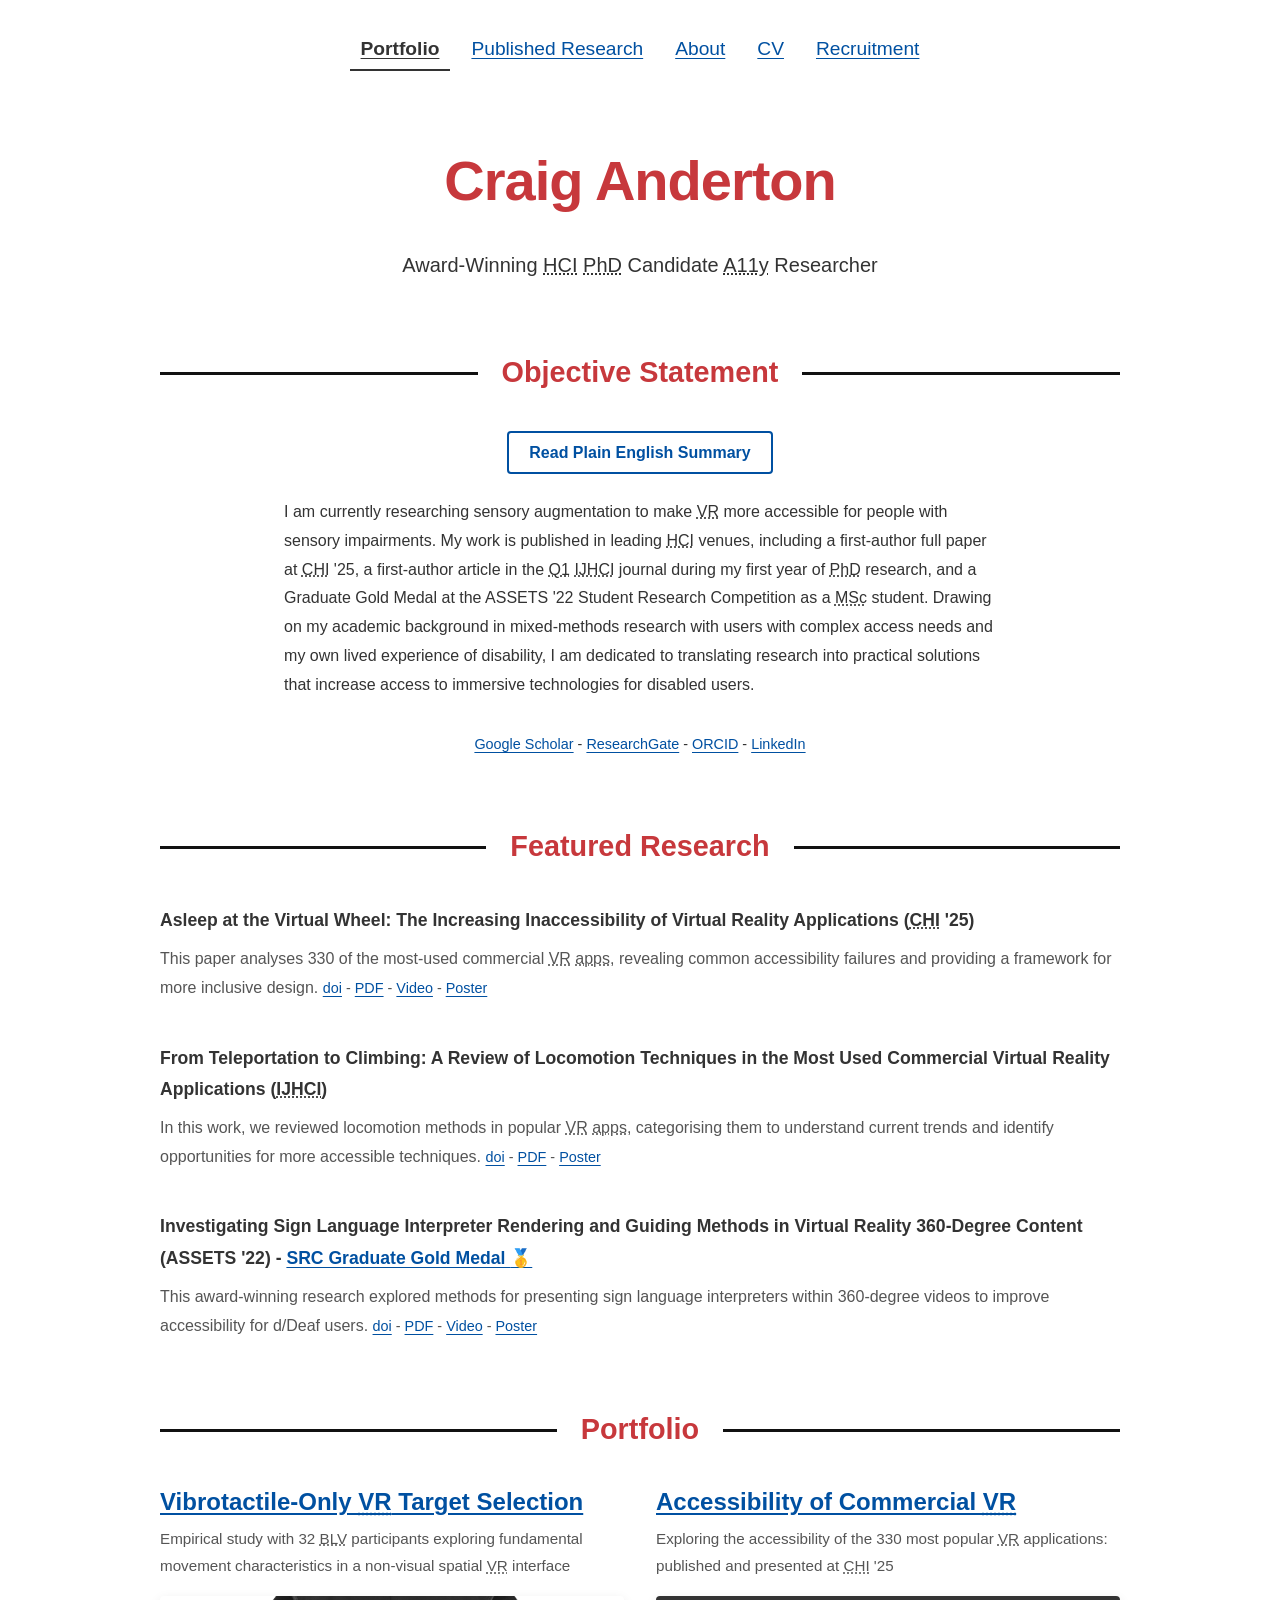
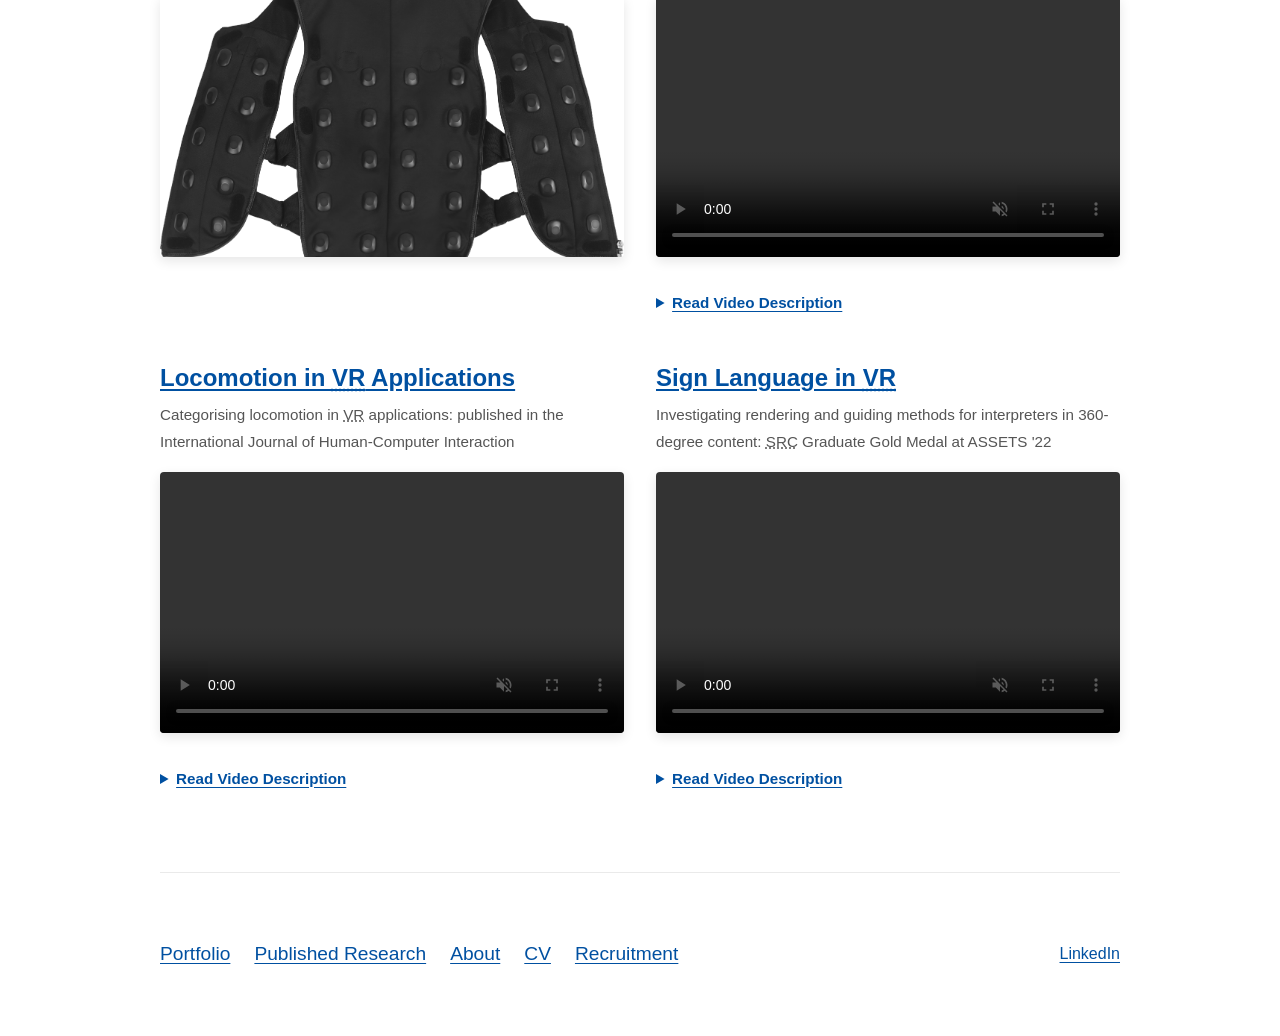
<file: index.html>
<!DOCTYPE html>
<html lang="en">
<head>
    <meta charset="UTF-8">
    <meta name="viewport" content="width=device-width, initial-scale=1.0">
    <title>Craig Anderton - Human-Computer Interaction Accessibility Researcher Portfolio</title>
    <link rel="stylesheet" href="style.css">
    <link rel="icon" type="image/png" href="images/favicon.png">
</head>
<body>

    <a href="#main-content" class="skip-link">Skip to main content</a>

    <div class="container">
        <header>
            <nav aria-label="Main Navigation">
                <ul>
                    <li><a href="index.html" class="active" aria-current="page">Portfolio</a></li>
                    <li><a href="published-research.html">Published Research</a></li>
                    <li><a href="about.html">About</a></li>
                    <li><a href="https://drive.google.com/file/d/1RpUV4su2DPiBxyuv3WWRQjVJ-2SgkJfq/view?usp=drive_link" target="_blank" rel="noopener">CV<span class="sr-only"> (opens in a new tab)</span></a></li>
                    <li><a href="https://craigandertonbcu.github.io/recruitment/" target="_blank" rel="noopener">Recruitment<span class="sr-only"> (opens in a new tab)</span></a></li>
                </ul>
            </nav>
        </header>

        <main id="main-content">
            <section class="hero" aria-labelledby="hero-name">
                <h1 id="hero-name">Craig Anderton</h1>
                <p>Award-Winning <abbr title="Human-Computer Interaction">HCI</abbr> <abbr title="Doctor of Philosophy">PhD</abbr> Candidate <abbr title="Accessibility">A11y</abbr> Researcher</p>
            </section>

            <section aria-labelledby="objective-heading">
                <h2 id="objective-heading" class="section-divider">Objective Statement</h2>
                
                <button id="summary-toggle" aria-expanded="false" aria-controls="objective-summary" class="toggle-btn">Read Plain English Summary</button>
                <div id="objective-summary" hidden class="plain-english-box">
                    <p>I study how to make virtual reality (VR) easier to use for people who have vision or hearing disabilities. I've published my research in top journals and won awards for my work. Because I have experience studying disabled users and have a disability myself, my goal is to turn research into real-world tools that help everyone use VR.</p>
                </div>

                <p class="objective-text">
                    I am currently researching sensory augmentation to make <abbr title="Virtual Reality">VR</abbr> more accessible for people with sensory impairments. My work is published in leading <abbr title="Human-Computer Interaction">HCI</abbr> venues, including a first-author full paper at <abbr title="Conference on Human Factors in Computing Systems">CHI</abbr> '25, a first-author article in the <abbr title="First Quartile">Q1</abbr> <abbr title="International Journal of Human-Computer Interaction">IJHCI</abbr> journal during my first year of <abbr title="Doctor of Philosophy">PhD</abbr> research, and a Graduate Gold Medal at the ASSETS '22 Student Research Competition as a <abbr title="Masters">MSc</abbr> student. Drawing on my academic background in mixed-methods research with users with complex access needs and my own lived experience of disability, I am dedicated to translating research into practical solutions that increase access to immersive technologies for disabled users.
                </p>
                <div class="social-links">
                    <a href="https://scholar.google.com/citations?user=7THJWNgAAAAJ&hl=en&oi=ao" target="_blank" rel="noopener">Google Scholar<span class="sr-only"> (opens in a new tab)</span></a> - 
                    <a href="https://www.researchgate.net/profile/Craig-Anderton-2" target="_blank" rel="noopener">ResearchGate<span class="sr-only"> (opens in a new tab)</span></a> - 
                    <a href="https://orcid.org/0000-0002-7172-217X" target="_blank" rel="noopener">ORCID<span class="sr-only"> (opens in a new tab)</span></a> - 
                    <a href="https://www.linkedin.com/in/craig-anderton-research" target="_blank" rel="noopener">LinkedIn<span class="sr-only"> (opens in a new tab)</span></a>
                </div>
            </section>

            <section aria-labelledby="research-heading">
                <h2 id="research-heading" class="section-divider">Featured Research</h2>
                
                <article class="research-item">
                    <h3>Asleep at the Virtual Wheel: The Increasing Inaccessibility of Virtual Reality Applications (<abbr title="Conference on Human Factors in Computing Systems">CHI</abbr> '25)</h3>
                    <p>This paper analyses 330 of the most-used commercial <abbr title="Virtual Reality">VR</abbr> <abbr title="applications">apps</abbr>, revealing common accessibility failures and providing a framework for more inclusive design. 
                        <span class="research-links">
                            <a href="https://doi.org/10.1145/3706598.3713558" target="_blank" rel="noopener">doi<span class="sr-only"> for Asleep at the Virtual Wheel (opens in a new tab)</span></a> - 
                            <a href="https://drive.google.com/file/d/1CX2w9oVtlEXjakC9zdrdZKO_udCgrCy5/view?usp=drive_link" target="_blank" rel="noopener">PDF<span class="sr-only"> for Asleep at the Virtual Wheel (opens in a new tab)</span></a> - 
                            <a href="https://youtu.be/1mFKgriGEUU?si=3WGjQaFqyZHbwz4v" target="_blank" rel="noopener">Video<span class="sr-only"> for Asleep at the Virtual Wheel (opens in a new tab)</span></a> - 
                            <a href="https://drive.google.com/file/d/1y5reAC3BnK_5XLPo0qEQAGaveN5wPRyA/view?usp=drive_link" target="_blank" rel="noopener">Poster<span class="sr-only"> for Asleep at the Virtual Wheel (opens in a new tab)</span></a>
                        </span>
                    </p>
                </article>

                <article class="research-item">
                    <h3>From Teleportation to Climbing: A Review of Locomotion Techniques in the Most Used Commercial Virtual Reality Applications (<abbr title="International Journal of Human-Computer Interaction">IJHCI</abbr>)</h3>
                    <p>In this work, we reviewed locomotion methods in popular <abbr title="Virtual Reality">VR</abbr> <abbr title="applications">apps</abbr>, categorising them to understand current trends and identify opportunities for more accessible techniques. 
                        <span class="research-links">
                            <a href="https://doi.org/10.1080/10447318.2024.2372151" target="_blank" rel="noopener">doi<span class="sr-only"> for From Teleportation to Climbing (opens in a new tab)</span></a> - 
                            <a href="https://drive.google.com/file/d/1bMsq2Z5KE8IvsUoX0GYChOZao2-Ojuhe/view?usp=drive_link" target="_blank" rel="noopener">PDF<span class="sr-only"> for From Teleportation to Climbing (opens in a new tab)</span></a> - 
                            <a href="https://drive.google.com/file/d/1B6udeB2zomZtngoyqCaJkwHvtcSy8oV3/view?usp=drive_link" target="_blank" rel="noopener">Poster<span class="sr-only"> for From Teleportation to Climbing (opens in a new tab)</span></a>
                        </span>
                    </p>
                </article>

                <article class="research-item">
                    <h3>Investigating Sign Language Interpreter Rendering and Guiding Methods in Virtual Reality 360-Degree Content (ASSETS '22) - <a href="https://assets22.sigaccess.org/award-winners.html" target="_blank" rel="noopener">SRC Graduate Gold Medal <span role="img" aria-label="First place gold medal">🥇</span><span class="sr-only"> (opens in a new tab)</span></a></h3>
                    <p>This award-winning research explored methods for presenting sign language interpreters within 360-degree videos to improve accessibility for d/Deaf users. 
                        <span class="research-links">
                            <a href="https://doi.org/10.1145/3517428.3563373" target="_blank" rel="noopener">doi<span class="sr-only"> for Sign Language Interpreter Rendering (opens in a new tab)</span></a> - 
                            <a href="https://drive.google.com/file/d/1tMIE1WgCAmPEcH4moITNJA-59GGNFyZ5/view?usp=drive_link" target="_blank" rel="noopener">PDF<span class="sr-only"> for Sign Language Interpreter Rendering (opens in a new tab)</span></a> - 
                            <a href="https://youtu.be/ARbyAw6CCoQ?si=wr2cT68n5OFF4OKq" target="_blank" rel="noopener">Video<span class="sr-only"> for Sign Language Interpreter Rendering (opens in a new tab)</span></a> - 
                            <a href="https://drive.google.com/file/d/1Nvvg45dmCLZKDivOpdxf7D5u_3iNL2_y/view?usp=drive_link" target="_blank" rel="noopener">Poster<span class="sr-only"> for Sign Language Interpreter Rendering (opens in a new tab)</span></a>
                        </span>
                    </p>
                </article>
            </section>

            <section aria-labelledby="portfolio-heading">
                <h2 id="portfolio-heading" class="section-divider">Portfolio</h2>
                
                <div class="portfolio-grid">
                    
                    <div class="portfolio-card">
                        <div class="portfolio-meta">
                            <h3><a href="haptic-target-selection.html">Vibrotactile-Only <abbr title="Virtual Reality">VR</abbr> Target Selection</a></h3>
                            <p>Empirical study with 32 <abbr title="Blind and Low Vision">BLV</abbr> participants exploring fundamental movement characteristics in a non-visual spatial <abbr title="Virtual Reality">VR</abbr> interface</p>
                        </div>
                        <img src="images/x40_motor_placement.webp" alt="A bHaptics TactSuit x40 vest displaying multiple vibration motors">
                    </div>

                    <div class="portfolio-card">
                        <div class="portfolio-meta">
                            <h3><a href="commercial-vr.html">Accessibility of Commercial <abbr title="Virtual Reality">VR</abbr></a></h3>
                            <p>Exploring the accessibility of the 330 most popular <abbr title="Virtual Reality">VR</abbr> applications: published and presented at <abbr title="Conference on Human Factors in Computing Systems">CHI</abbr> '25</p>
                        </div>
                        <video loop muted playsinline controls aria-label="VR Application gameplay footage demonstrating accessibility test">
                            <source src="images/accessibilitygif.mp4" type="video/mp4">
                        </video>
                        <details class="video-transcript">
                            <summary>Read Video Description</summary>
                            <p>First-person perspective in a commercial virtual reality game, demonstrating visual evaluations of in-game accessibility features during movement.</p>
                        </details>
                    </div>

                    <div class="portfolio-card">
                        <div class="portfolio-meta">
                            <h3><a href="vr-locomotion.html">Locomotion in <abbr title="Virtual Reality">VR</abbr> Applications</a></h3>
                            <p>Categorising locomotion in <abbr title="Virtual Reality">VR</abbr> applications: published in the International Journal of Human-Computer Interaction</p>
                        </div>
                        <video loop muted playsinline controls aria-label="Footage categorising swimming locomotion method in virtual reality">
                            <source src="images/locomotion.mp4" type="video/mp4">
                        </video>
                        <details class="video-transcript">
                            <summary>Read Video Description</summary>
                            <p>A video of swimming in virtual reality, highlighting how the user must swing their arms in a breast stroke manner to swim in the virtual water.</p>
                        </details>
                    </div>

                    <div class="portfolio-card">
                        <div class="portfolio-meta">
                            <h3><a href="sign-language-vr.html">Sign Language in <abbr title="Virtual Reality">VR</abbr></a></h3>
                            <p>Investigating rendering and guiding methods for interpreters in 360-degree content: <abbr title="Student Research Competition">SRC</abbr> Graduate Gold Medal at ASSETS '22</p>
                        </div>
                        <video loop muted playsinline controls aria-label="Sign language interpreter displayed in a 360-degree virtual environment">
                            <source src="images/signlanguage.mp4" type="video/mp4">
                        </video>
                        <details class="video-transcript">
                            <summary>Read Video Description</summary>
                            <p>A virtual classroom setting containing a flat-panel video of a woman performing sign language, positioned in the lower centre of the screen.</p>
                        </details>
                    </div>

                </div>
            </section>
        </main>

        <footer>
            <nav aria-label="Footer Navigation">
                <ul>
                    <li><a href="index.html">Portfolio</a></li>
                    <li><a href="published-research.html">Published Research</a></li>
                    <li><a href="about.html">About</a></li>
                    <li><a href="https://drive.google.com/file/d/1RpUV4su2DPiBxyuv3WWRQjVJ-2SgkJfq/view?usp=drive_link" target="_blank" rel="noopener">CV<span class="sr-only"> (opens in a new tab)</span></a></li>
                    <li><a href="https://craigandertonbcu.github.io/recruitment/" target="_blank" rel="noopener">Recruitment<span class="sr-only"> (opens in a new tab)</span></a></li>
                </ul>
            </nav>
            <p><a href="https://www.linkedin.com/in/craig-anderton-research" target="_blank" rel="noopener">LinkedIn<span class="sr-only"> (opens in a new tab)</span></a></p>
        </footer>
    </div>

    <script>
        document.addEventListener('DOMContentLoaded', () => {
            // Respect reduced motion preference for videos
            const videos = document.querySelectorAll('.portfolio-card video');
            const prefersReducedMotion = window.matchMedia('(prefers-reduced-motion: reduce)');

            const handleVideoPlayback = () => {
                videos.forEach(video => {
                    if (!prefersReducedMotion.matches) {
                        // Play if the user has no preference against motion
                        video.play().catch(e => console.log("Autoplay prevented by browser:", e));
                    } else {
                        // Pause if the user prefers reduced motion
                        video.pause();
                    }
                });
            };

            handleVideoPlayback();
            prefersReducedMotion.addEventListener('change', handleVideoPlayback);

            // Plain English Summary Toggle
            const toggleBtn = document.getElementById('summary-toggle');
            const summaryBox = document.getElementById('objective-summary');

            if(toggleBtn && summaryBox) {
                toggleBtn.addEventListener('click', () => {
                    const isExpanded = toggleBtn.getAttribute('aria-expanded') === 'true';
                    toggleBtn.setAttribute('aria-expanded', !isExpanded);
                    summaryBox.hidden = isExpanded;
                    toggleBtn.textContent = isExpanded ? 'Read Plain English Summary' : 'Hide Plain English Summary';
                });
            }
        });
    </script>
</body>
</html>
</file>
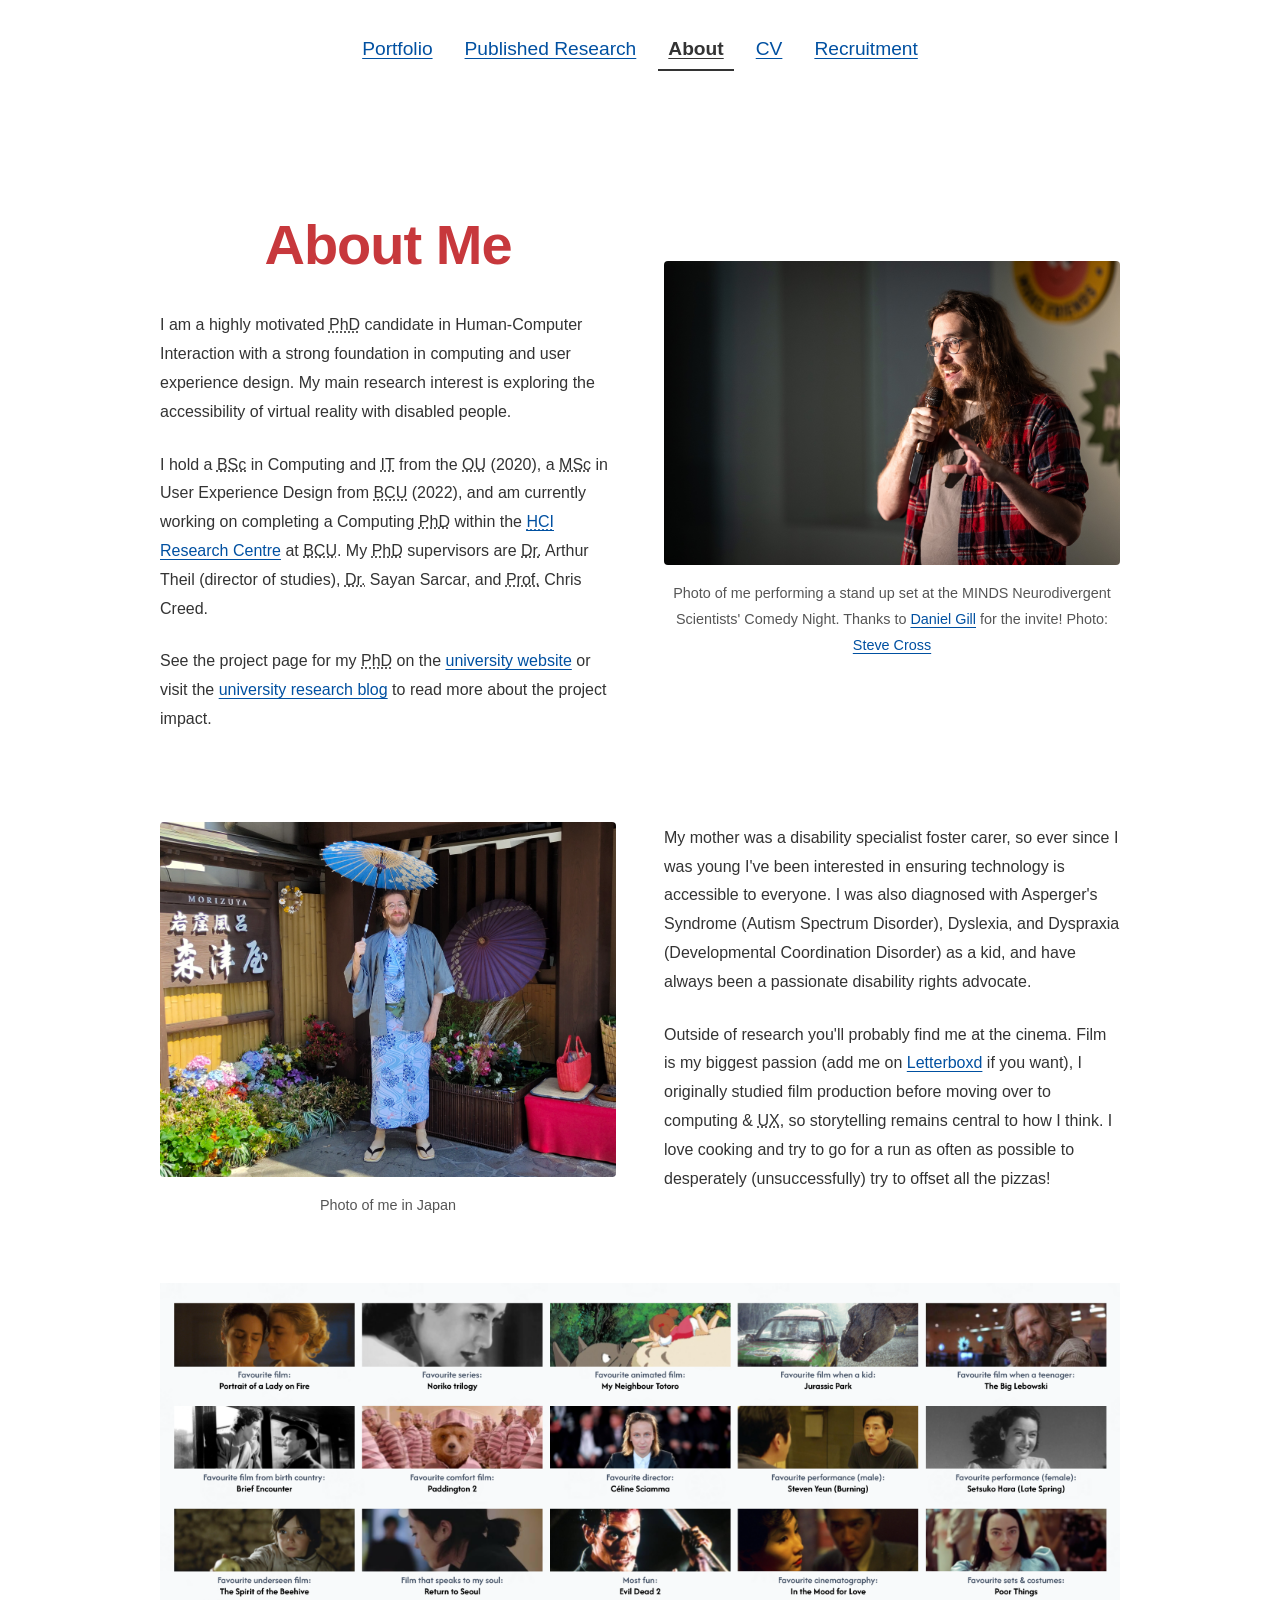
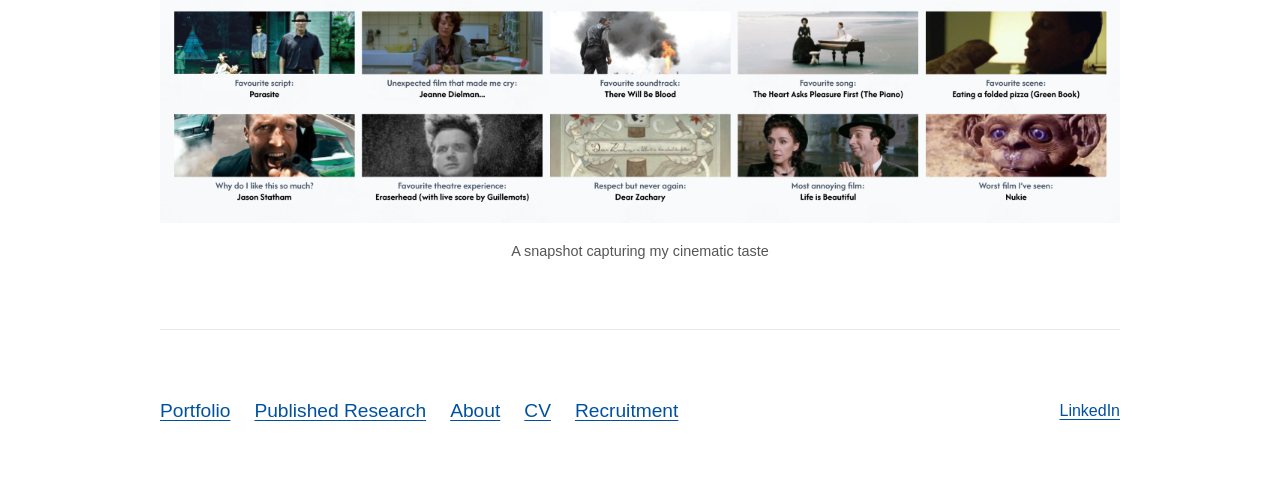
<file: about.html>
<!DOCTYPE html>
<html lang="en">
<head>
    <meta charset="UTF-8">
    <meta name="viewport" content="width=device-width, initial-scale=1.0">
    <title>Craig Anderton - About</title>
    <link rel="stylesheet" href="style.css">
    
    <link rel="icon" type="image/png" href="images/favicon.png">
</head>
<body>

    <a href="#main-content" class="skip-link">Skip to main content</a>

    <div class="container">
        <header>
            <nav aria-label="Main Navigation">
                <ul>
                    <li><a href="index.html">Portfolio</a></li>
                    <li><a href="published-research.html">Published Research</a></li>
                    <li><a href="about.html" class="active" aria-current="page">About</a></li>
                    <li><a href="https://drive.google.com/file/d/1RpUV4su2DPiBxyuv3WWRQjVJ-2SgkJfq/view?usp=drive_link" target="_blank" rel="noopener">CV<span class="sr-only"> (opens in a new tab)</span></a></li>
                    <li><a href="https://craigandertonbcu.github.io/recruitment/" target="_blank" rel="noopener">Recruitment<span class="sr-only"> (opens in a new tab)</span></a></li>
                </ul>
            </nav>
        </header>

        <main id="main-content">
            
            <section class="about-grid" aria-label="About Me">
                
                <div class="about-text">
                    <section class="hero" aria-labelledby="hero-name">
                        <h1 id="hero-name">About Me</h1>
                    </section>
                    <p>I am a highly motivated <abbr title="Doctor of Philosophy">PhD</abbr> candidate in Human-Computer Interaction with a strong foundation in computing and user experience design. My main research interest is exploring the accessibility of virtual reality with disabled people.</p>
                    <p>I hold a <abbr title="Bachelor of Science">BSc</abbr> in Computing and <abbr title="Information Technology">IT</abbr> from the <abbr title="Open University">OU</abbr> (2020), a <abbr title="Master of Science">MSc</abbr> in User Experience Design from <abbr title="Birmingham City University">BCU</abbr> (2022), and am currently working on completing a Computing <abbr title="Doctor of Philosophy">PhD</abbr> within the <a href="https://www.bcu.ac.uk/research/human-computer-interaction" target="_blank" rel="noopener"><abbr title="Human-Computer Interaction">HCI</abbr> Research Centre<span class="sr-only"> (opens in a new tab)</span></a> at <abbr title="Birmingham City University">BCU</abbr>. My <abbr title="Doctor of Philosophy">PhD</abbr> supervisors are <abbr title="Doctor">Dr.</abbr> Arthur Theil (director of studies), <abbr title="Doctor">Dr.</abbr> Sayan Sarcar, and <abbr title="Professor">Prof.</abbr> Chris Creed.</p>
                    <p>See the project page for my <abbr title="Doctor of Philosophy">PhD</abbr> on the <a href="https://www.bcu.ac.uk/research/human-computer-interaction/projects/exploring-how-haptic-feedback-can-make-guidance-and-navigation-in-virtual-reality-accessible-for-users-with-visual-impairments" target="_blank" rel="noopener">university website<span class="sr-only"> (opens in a new tab)</span></a> or visit the <a href="https://www.bcu.ac.uk/research/blogs/designing-digital-technology-to-empower-disabled-users" target="_blank" rel="noopener">university research blog<span class="sr-only"> (opens in a new tab)</span></a> to read more about the project impact.</p>
                </div>
                
                <figure class="about-figure">
                    <img src="images/DSC00150.jpg" alt="Close up photo of Craig holding a microphone on a stand up stage">
                    <figcaption>Photo of me performing a stand up set at the MINDS Neurodivergent Scientists' Comedy Night. Thanks to <a href="https://danielgill.net/" target="_blank" rel="noopener">Daniel Gill<span class="sr-only"> (opens in a new tab)</span></a> for the invite! Photo: <a href="https://www.instagram.com/stevecrossphotos/" target="_blank" rel="noopener">Steve Cross<span class="sr-only"> (opens in a new tab)</span></a></figcaption>
                </figure>

                <figure class="about-figure">
                    <img src="images/japan.webp" alt="Craig standing outside a traditional wooden building in Japan holding a blue paper umbrella">
                    <figcaption>Photo of me in Japan</figcaption>
                </figure>

                <div class="about-text">
                    <p>My mother was a disability specialist foster carer, so ever since I was young I've been interested in ensuring technology is accessible to everyone. I was also diagnosed with Asperger's Syndrome (Autism Spectrum Disorder), Dyslexia, and Dyspraxia (Developmental Coordination Disorder) as a kid, and have always been a passionate disability rights advocate.</p>
                    <p>Outside of research you'll probably find me at the cinema. Film is my biggest passion (add me on <a href="https://letterboxd.com/traig/" target="_blank" rel="noopener">Letterboxd<span class="sr-only"> (opens in a new tab)</span></a> if you want), I originally studied film production before moving over to computing & <abbr title="User Experience">UX</abbr>, so storytelling remains central to how I think. I love cooking and try to go for a run as often as possible to desperately (unsuccessfully) try to offset all the pizzas!</p>
                </div>

            </section>

            <figure class="full-width-image">
                    <img src="images/About Me - Fav Films (2).png" alt="A grid of my favourite films categorised by prompts.">
                    <figcaption>A snapshot capturing my cinematic taste</figcaption>
            </figure>

        </main>

        <footer>
            <nav aria-label="Footer Navigation">
                <ul>
                    <li><a href="index.html">Portfolio</a></li>
                    <li><a href="published-research.html">Published Research</a></li>
                    <li><a href="about.html">About</a></li>
                    <li><a href="https://drive.google.com/file/d/1RpUV4su2DPiBxyuv3WWRQjVJ-2SgkJfq/view?usp=drive_link" target="_blank" rel="noopener">CV<span class="sr-only"> (opens in a new tab)</span></a></li>
                    <li><a href="https://craigandertonbcu.github.io/recruitment/" target="_blank" rel="noopener">Recruitment<span class="sr-only"> (opens in a new tab)</span></a></li>
                </ul>
            </nav>
            <p><a href="https://www.linkedin.com/in/craig-anderton-research" target="_blank" rel="noopener">LinkedIn<span class="sr-only"> (opens in a new tab)</span></a></p>
        </footer>
    </div>

</body>
</html>
</file>
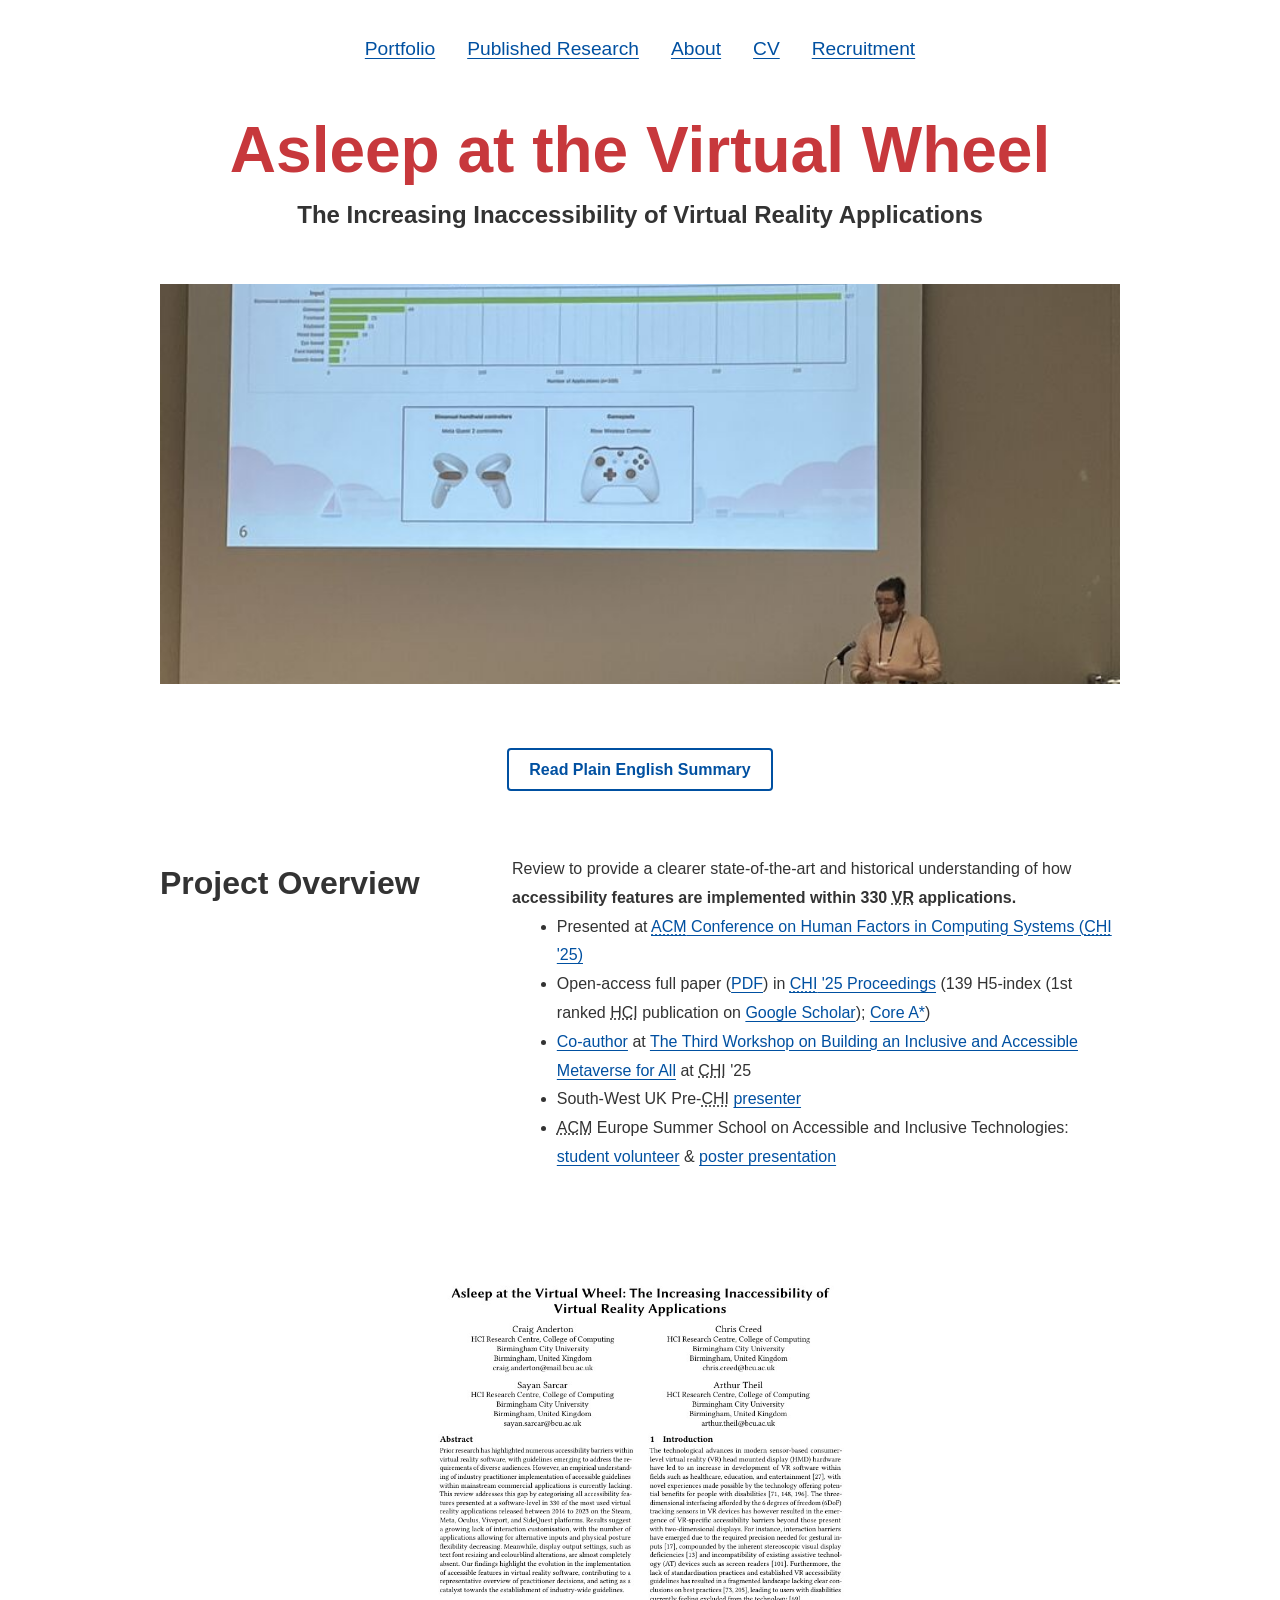
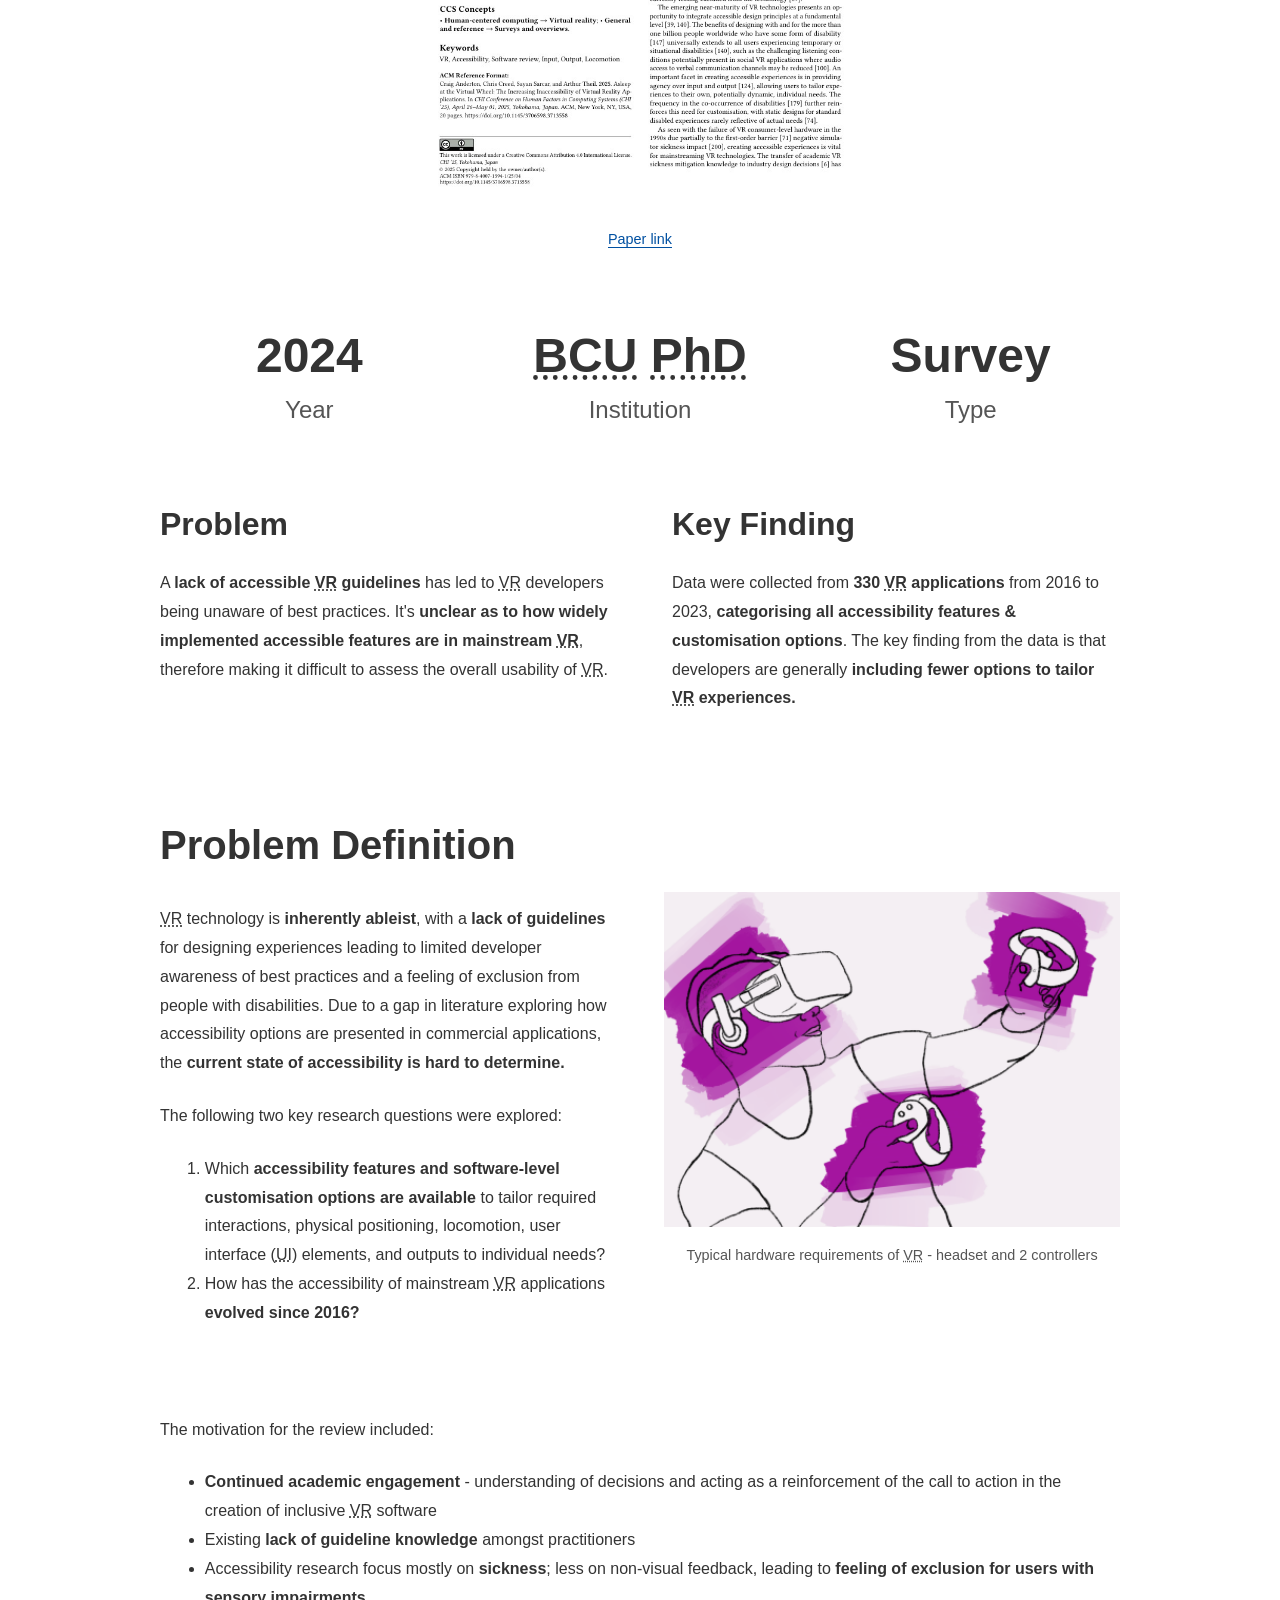
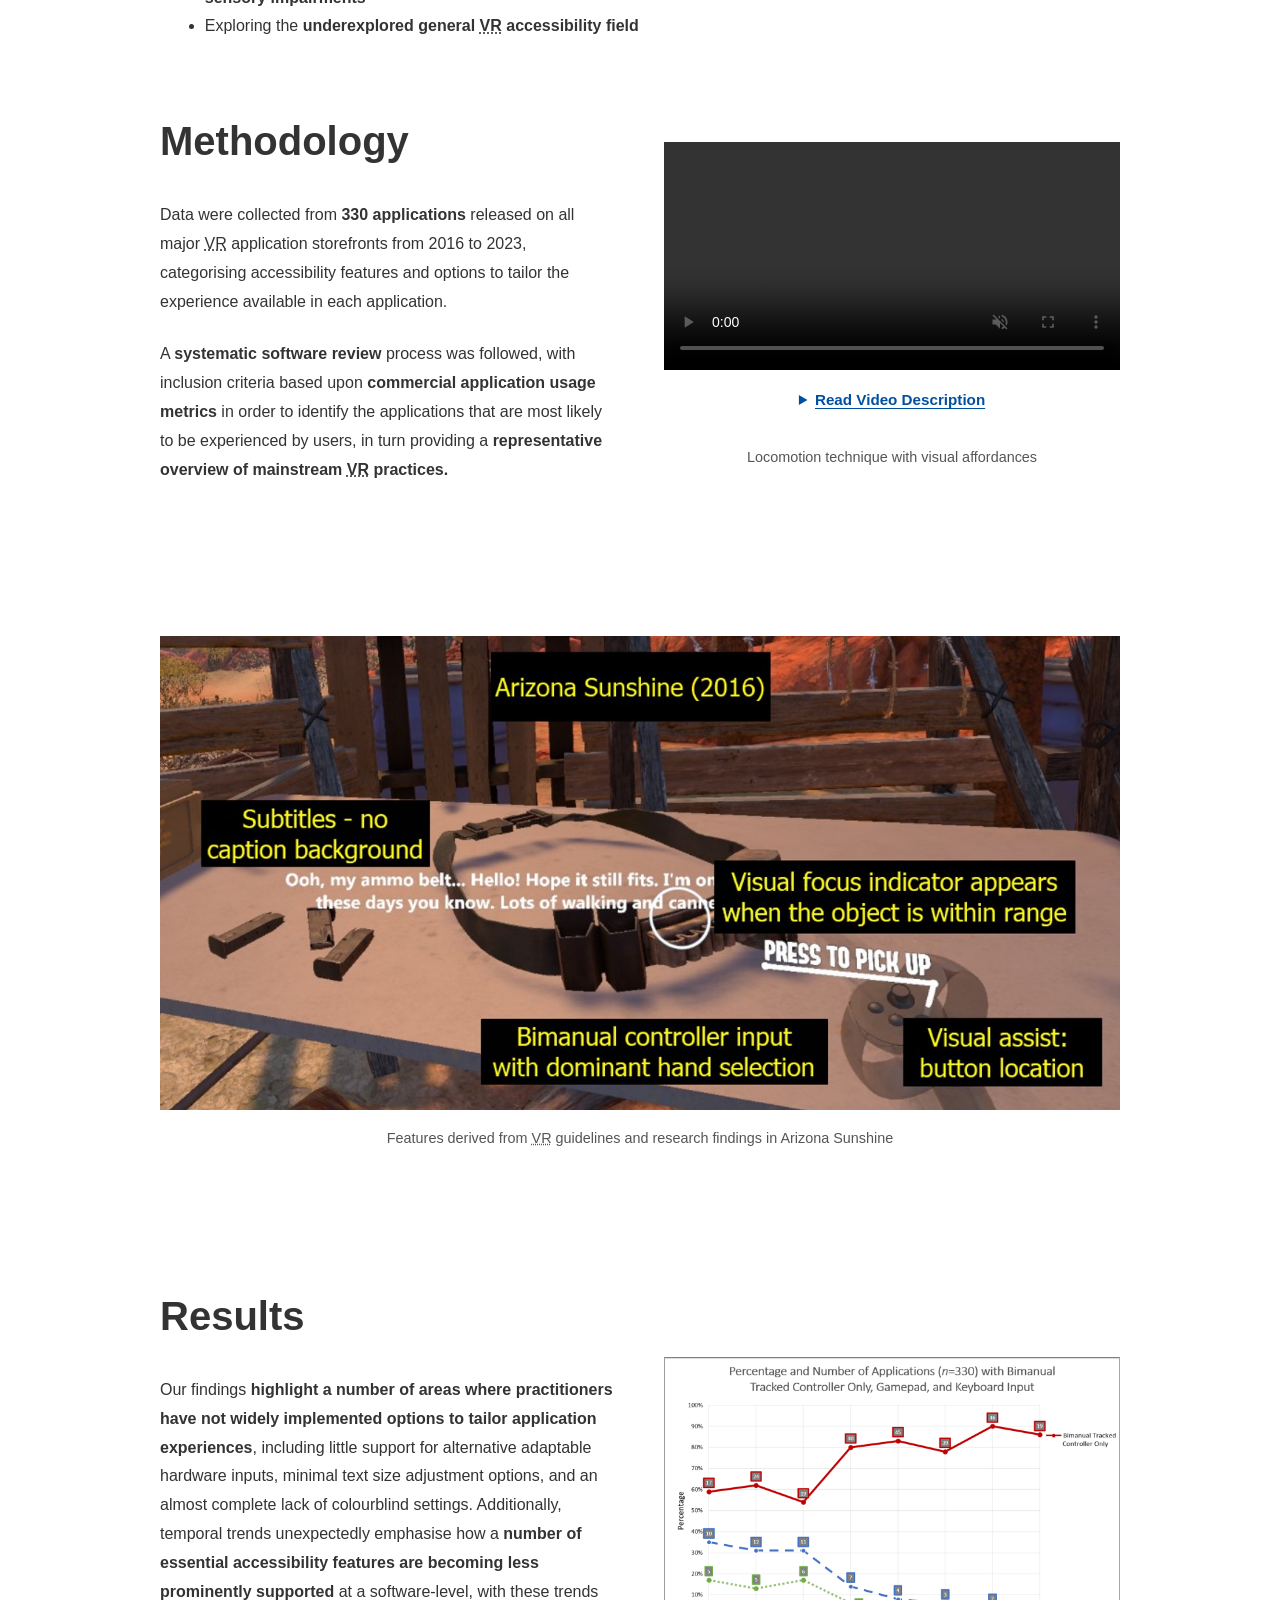
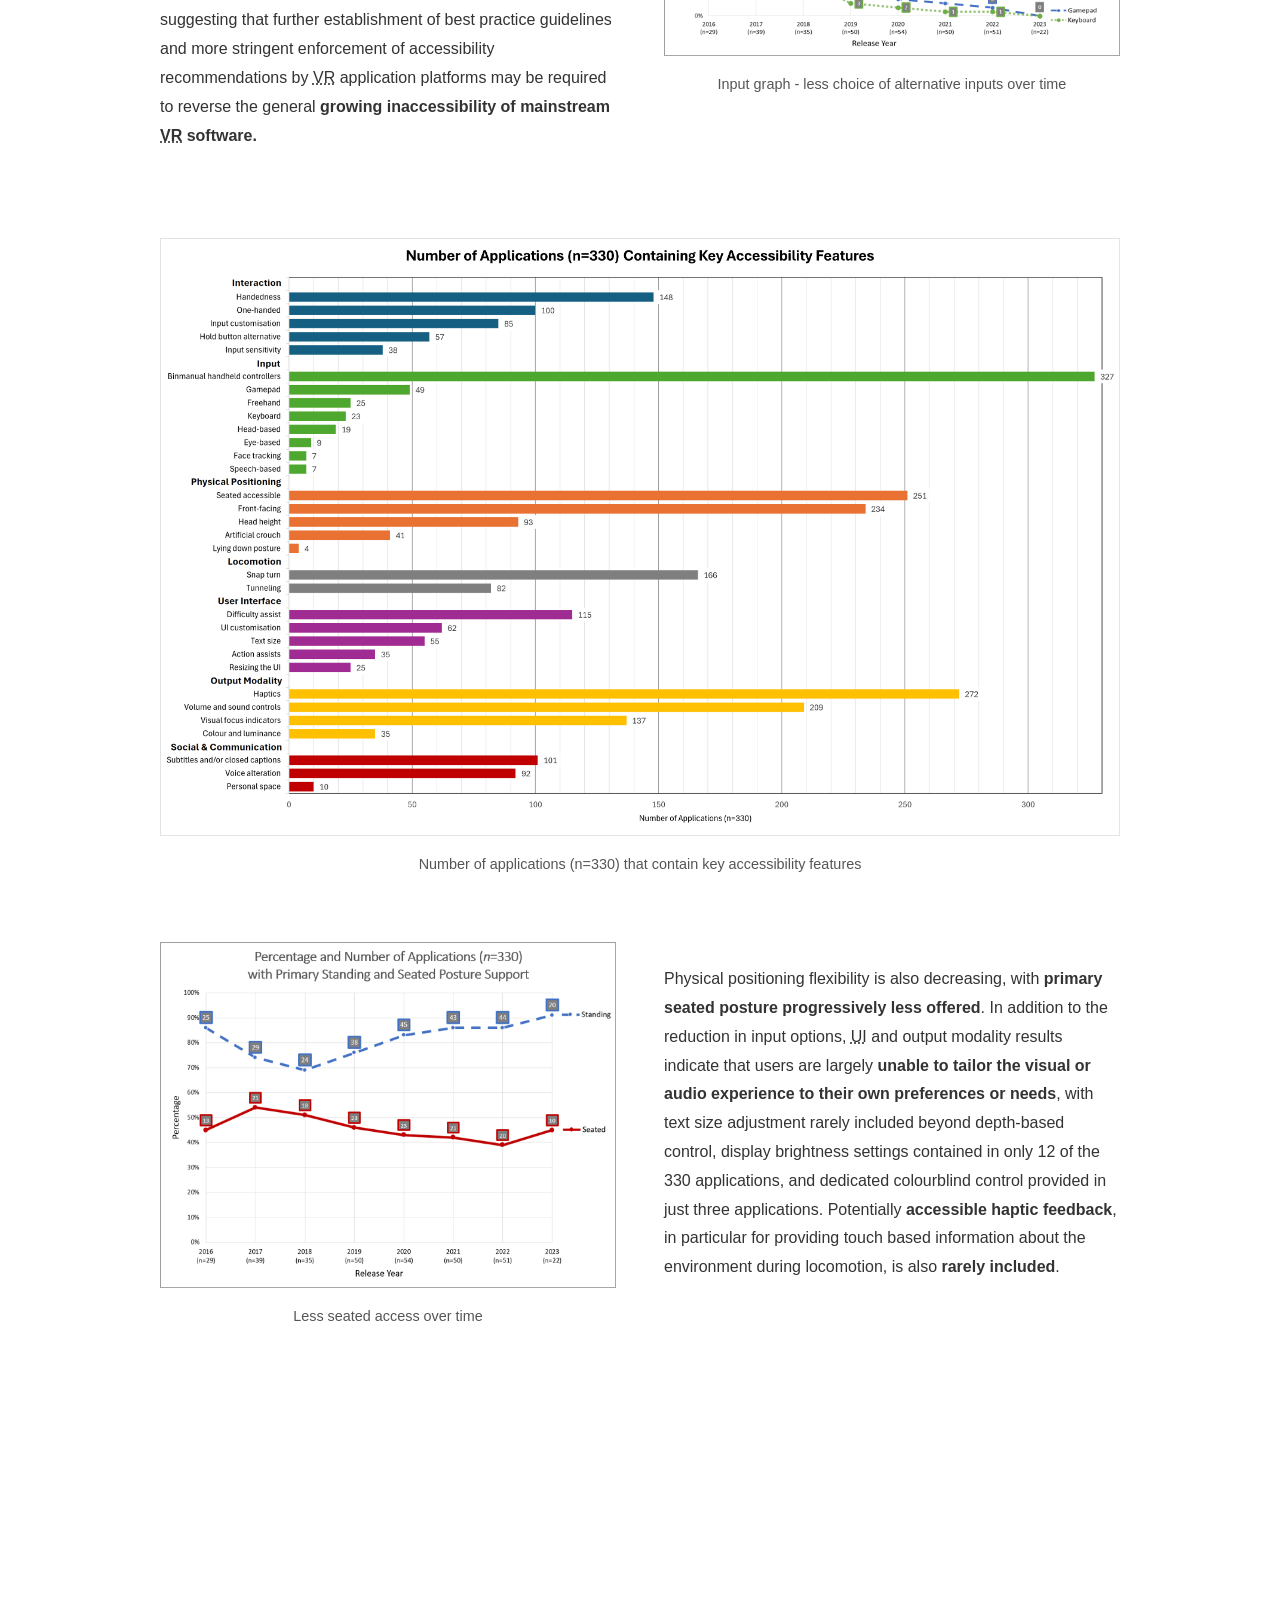
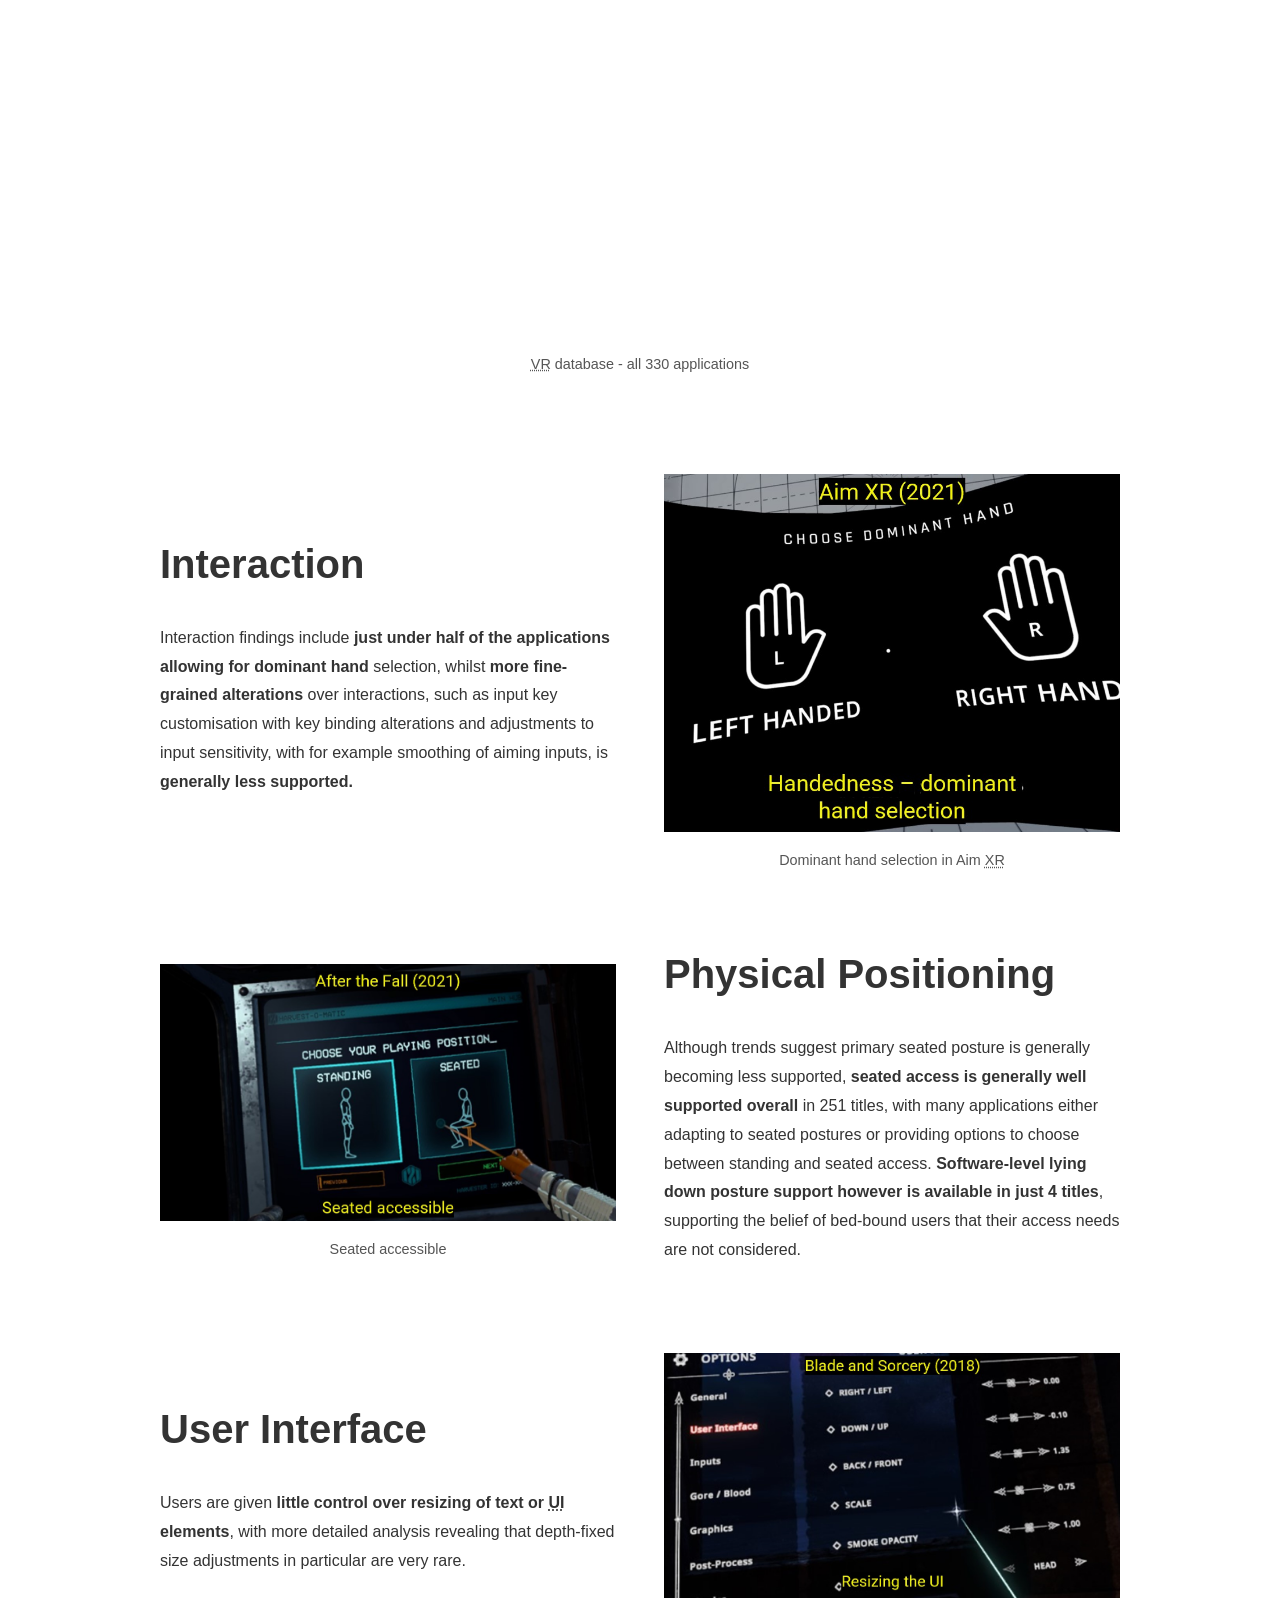
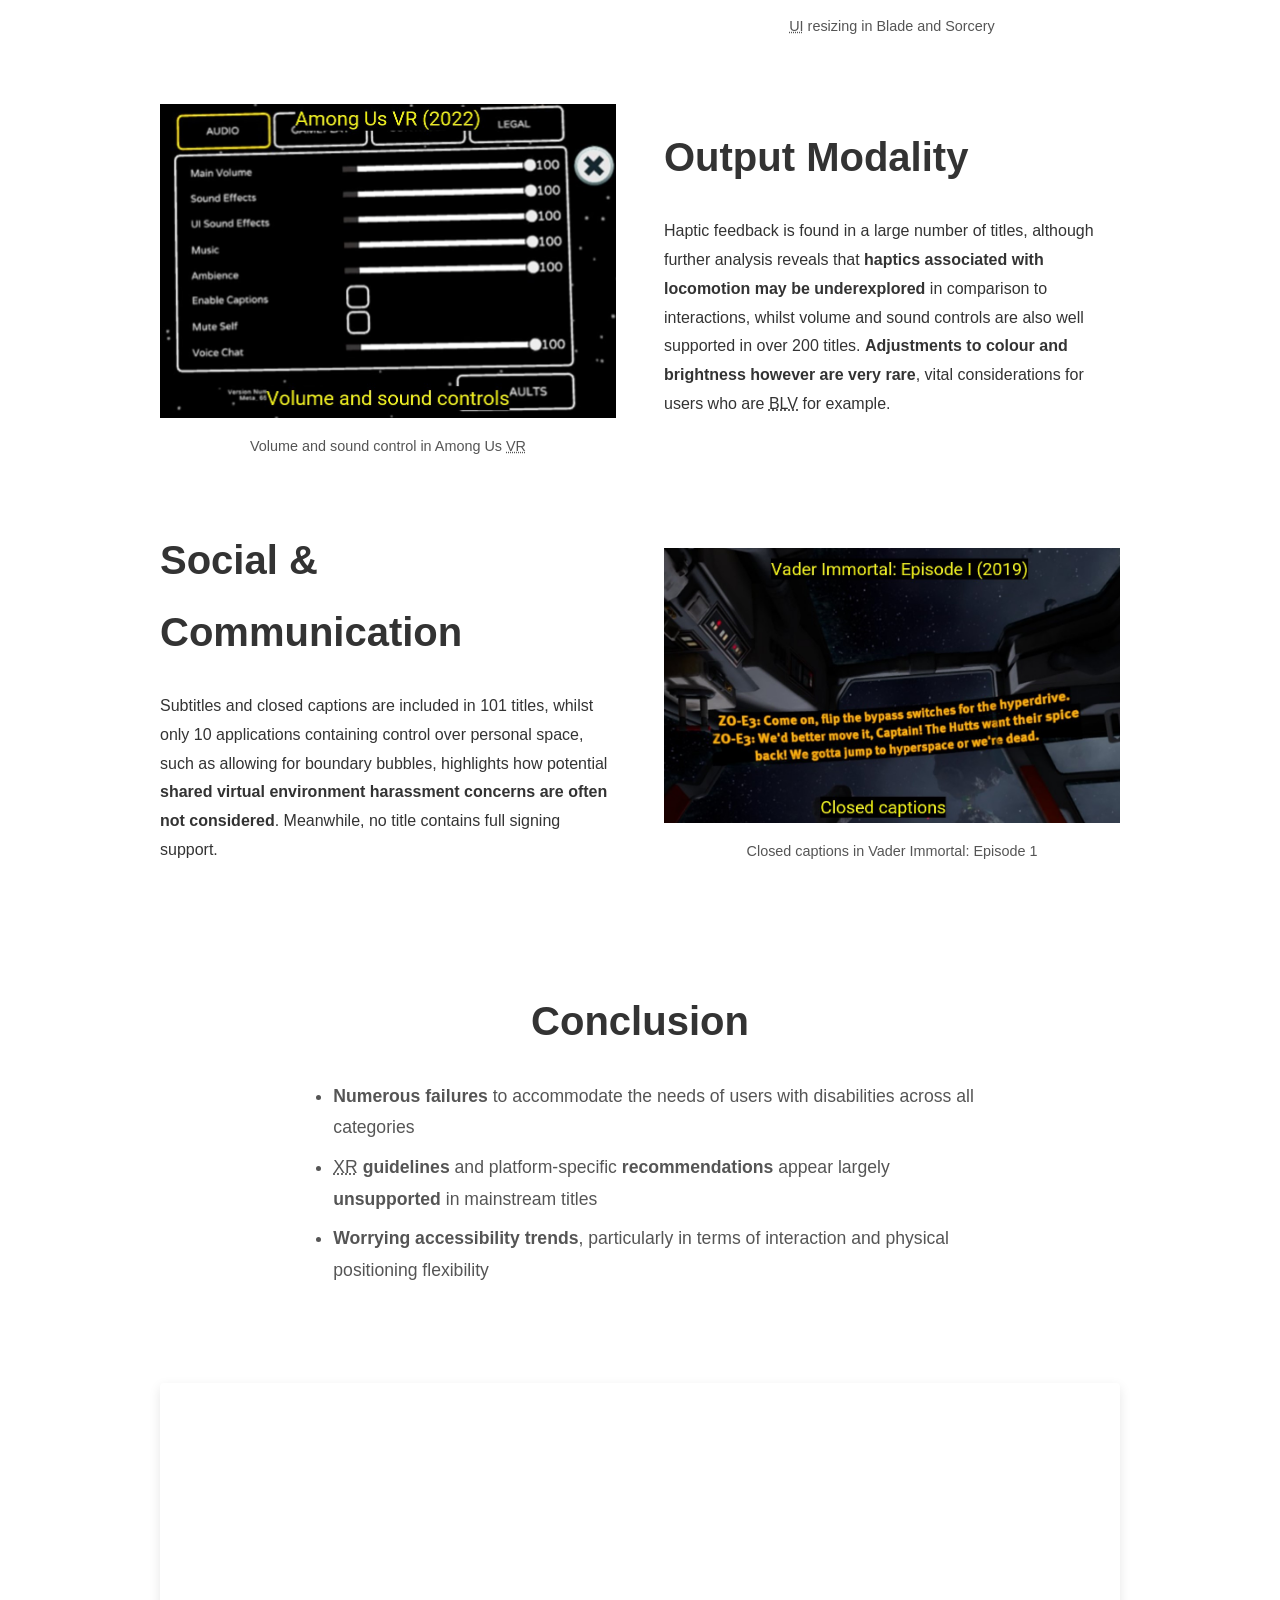
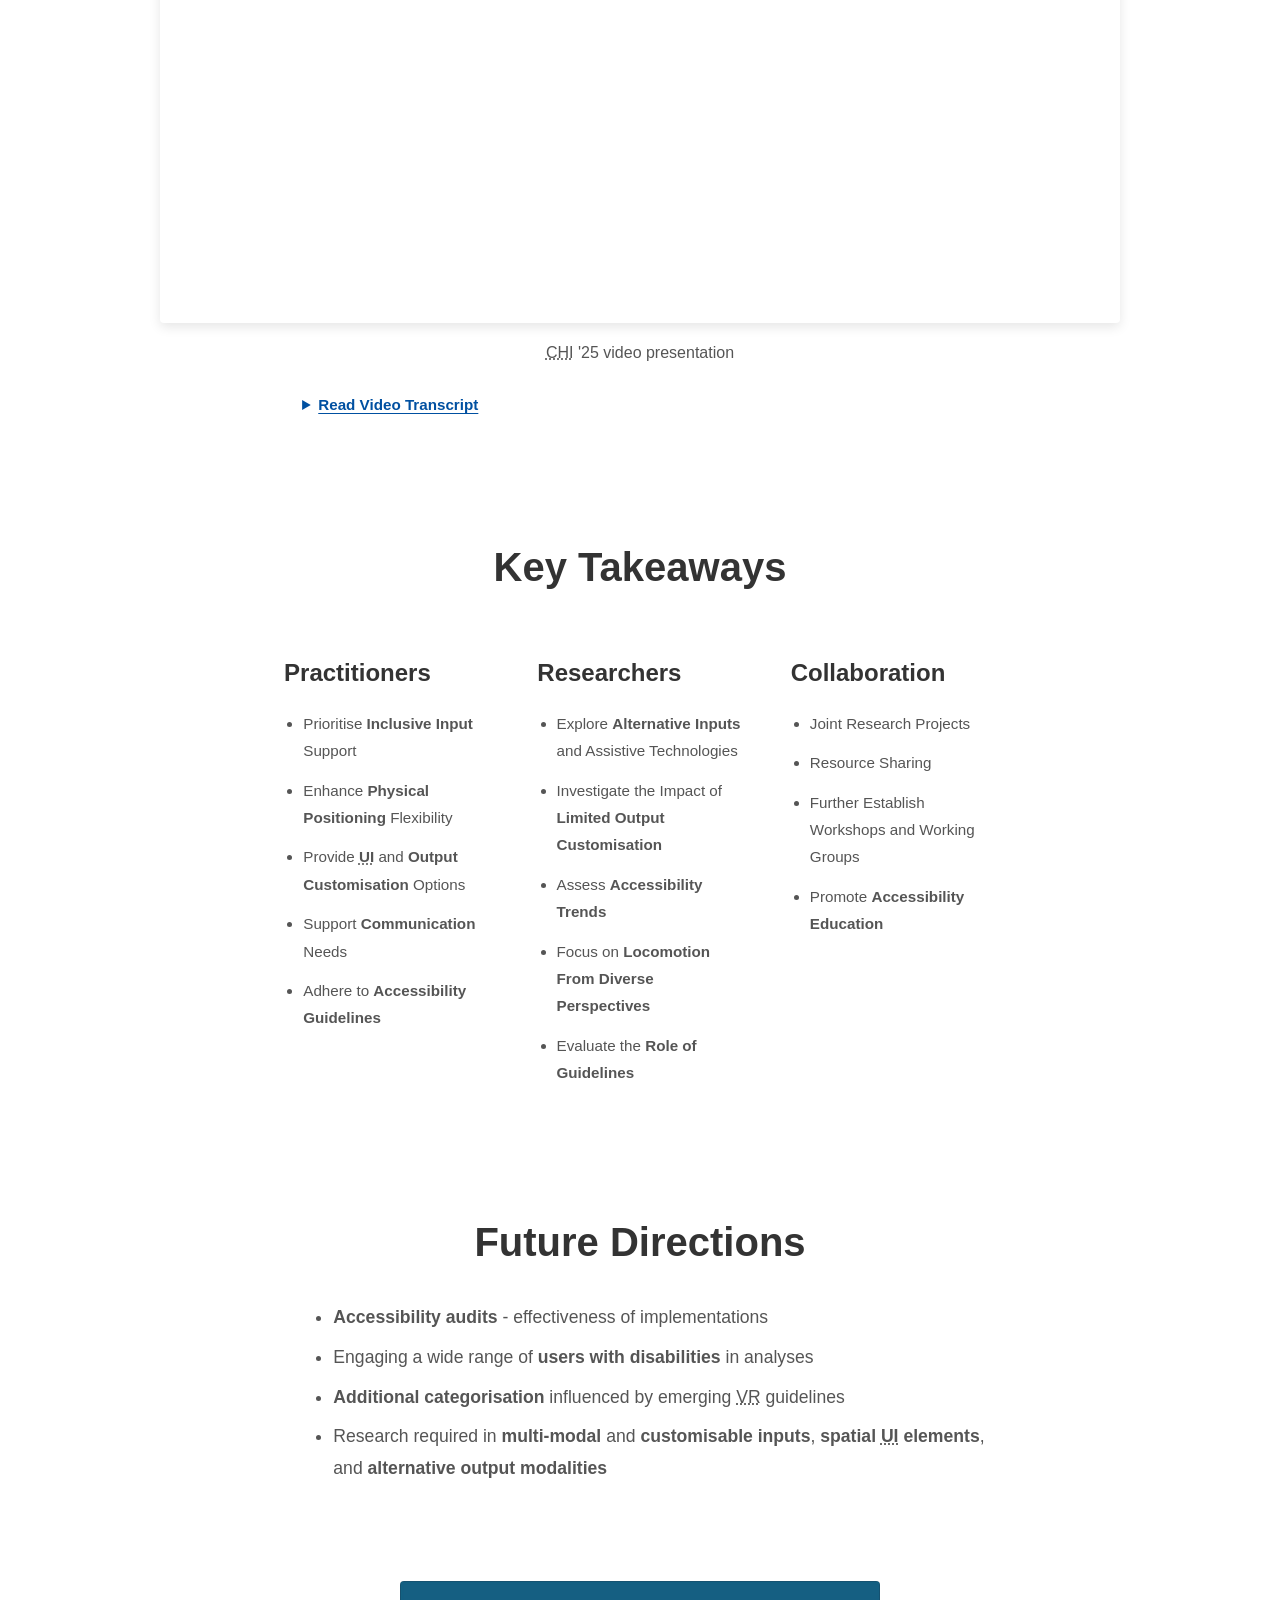
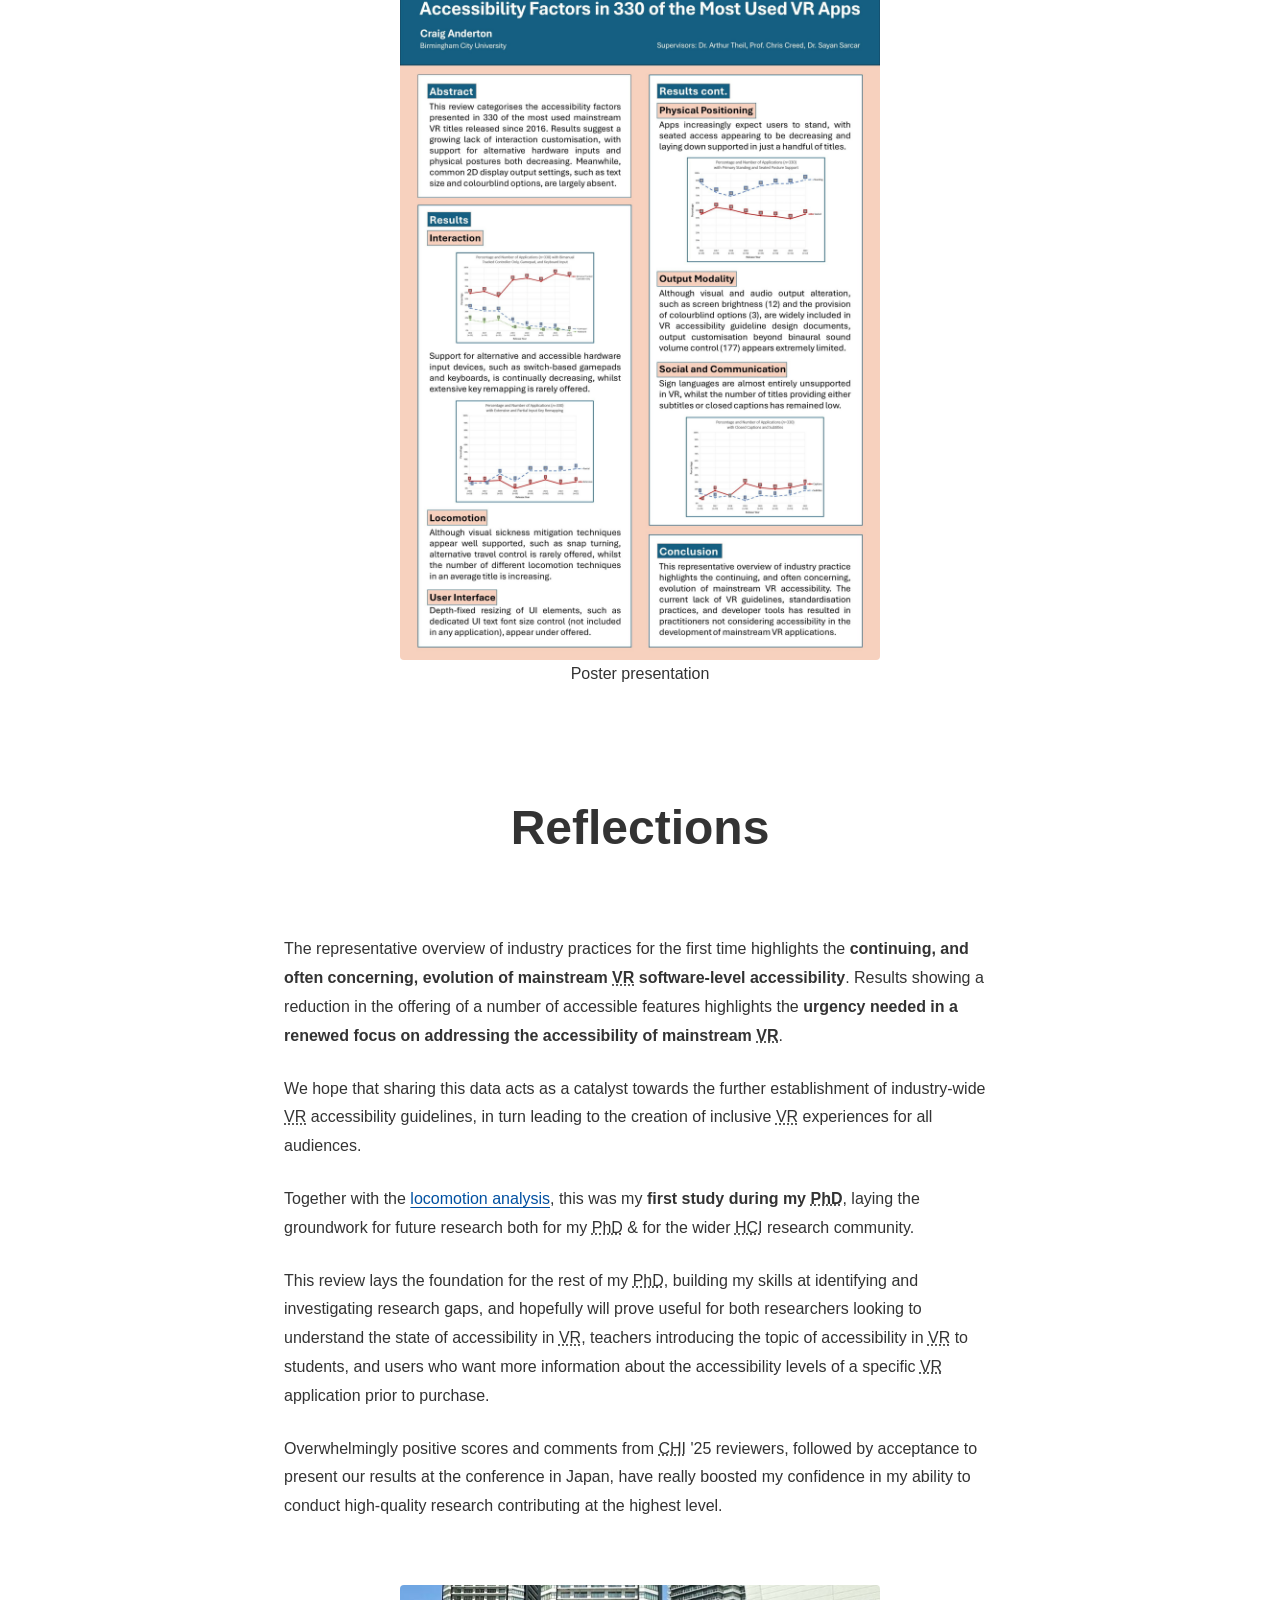
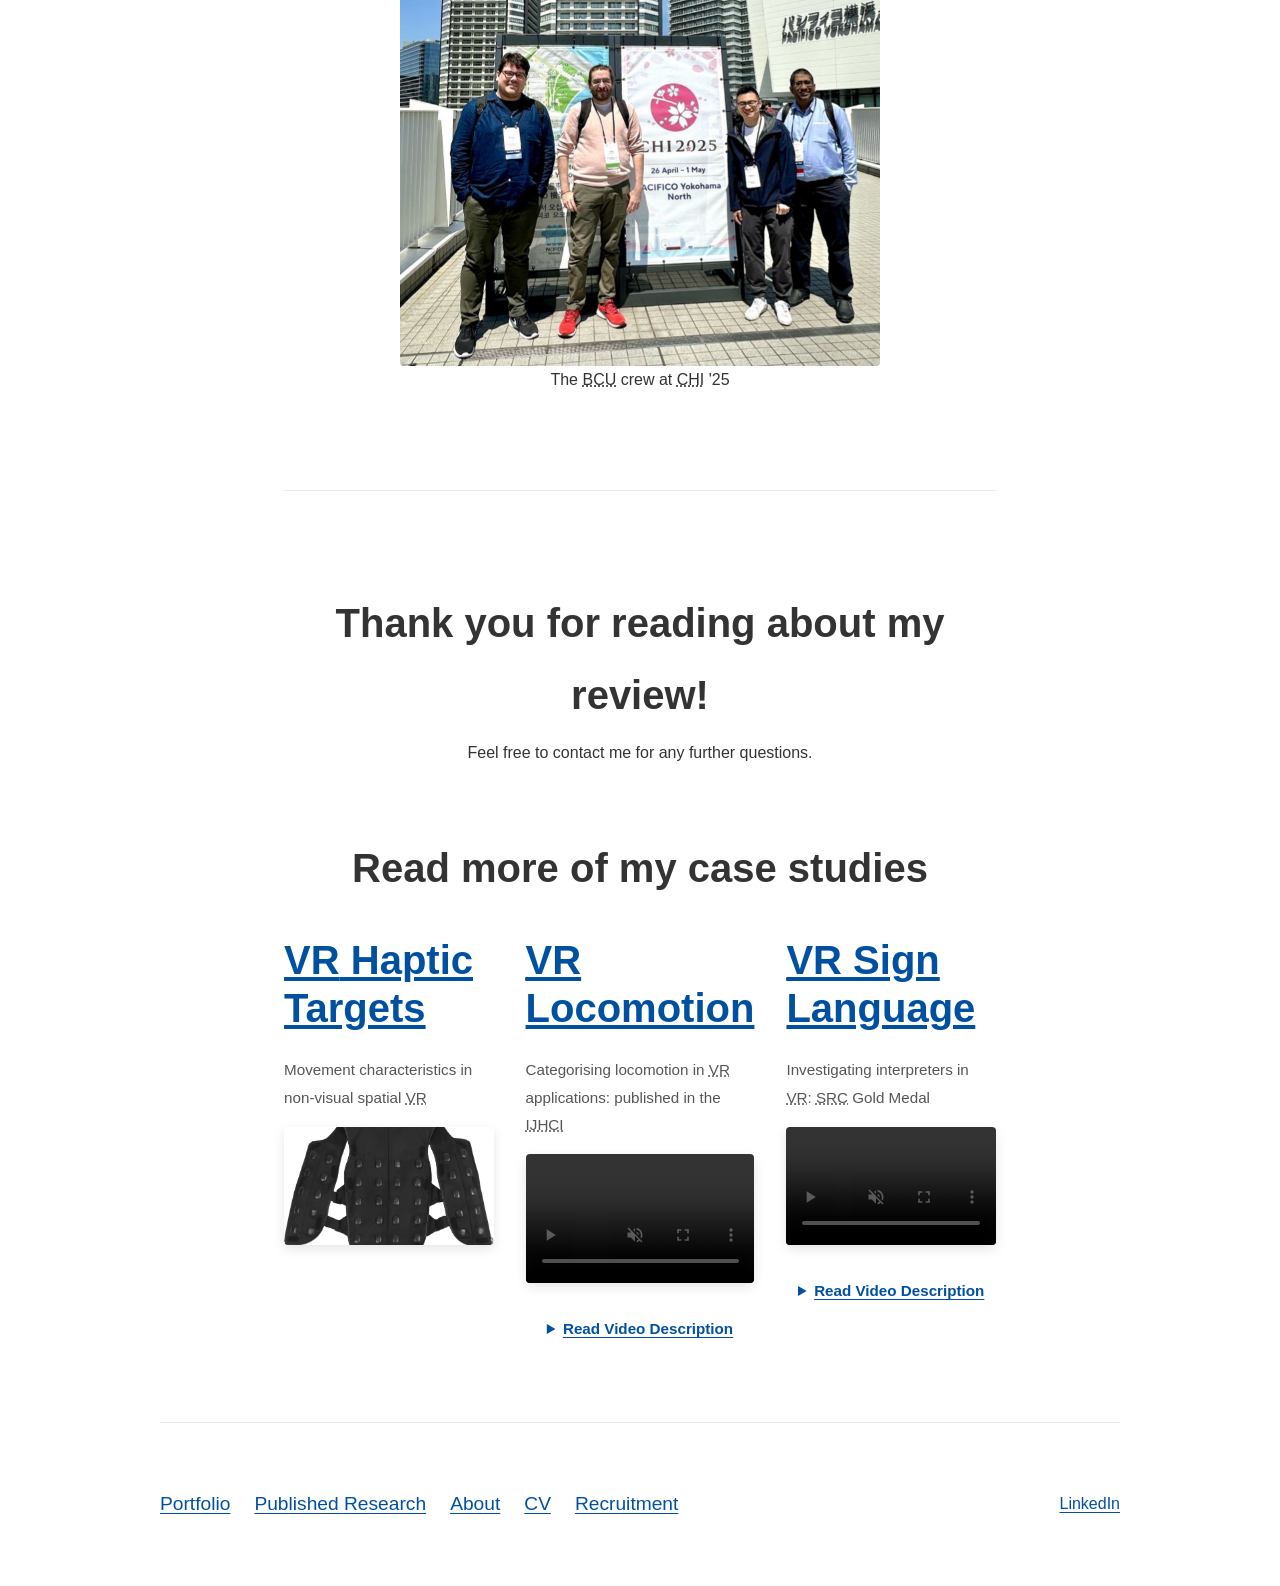
<file: commercial-vr.html>
<!DOCTYPE html>
<html lang="en">
<head>
    <meta charset="UTF-8">
    <meta name="viewport" content="width=device-width, initial-scale=1.0">
    <title>Accessibility of Commercial VR - Craig Anderton</title>
    <link rel="stylesheet" href="style.css">
    <link rel="icon" type="image/png" href="images/favicon.png">
</head>
<body>

    <a href="#main-content" class="skip-link">Skip to main content</a>

    <div class="container">

    <header>
        <nav aria-label="Main Navigation">
            <ul>
                <li><a href="index.html" class="active">Portfolio</a></li>
                <li><a href="published-research.html">Published Research</a></li>
                <li><a href="about.html">About</a></li>
                <li><a href="https://drive.google.com/file/d/1RpUV4su2DPiBxyuv3WWRQjVJ-2SgkJfq/view?usp=drive_link" target="_blank" rel="noopener">CV<span class="sr-only"> (opens in a new tab)</span></a></li>
                <li><a href="https://craigandertonbcu.github.io/recruitment/" target="_blank" rel="noopener">Recruitment<span class="sr-only"> (opens in a new tab)</span></a></li>
            </ul>
        </nav>
    </header>

    <main id="main-content">
        
        <div class="project-header-text">
            <h1>Asleep at the Virtual Wheel</h1>
            <p>The Increasing Inaccessibility of Virtual Reality Applications</p>
        </div>

        <section class="project-hero-image" style="background-image: url('images/1745975239896.jpg');">
        </section>

        <div style="text-align: center; margin-bottom: 4rem;">
            <button id="summary-toggle" aria-expanded="false" aria-controls="objective-summary" class="toggle-btn">Read Plain English Summary</button>
            <div id="objective-summary" hidden class="plain-english-box" style="text-align: left;">
                <p>This project looked at 330 of the most popular virtual reality (<abbr title="Virtual Reality">VR</abbr>) applications to see how easy they are for people with disabilities to use. I found that developers are generally including fewer options to customise the <abbr title="Virtual Reality">VR</abbr> experience. For example, important features like being able to play while sitting down, resizing text, or changing controller buttons are often missing or becoming less common over time. The goal of this research is to highlight these issues and provide clear recommendations so creators can build inclusive <abbr title="Virtual Reality">VR</abbr> applications that everyone can use.</p>
            </div>
        </div>

            <section class="overview-grid" aria-labelledby="overview-heading">
                <h2 id="overview-heading">Project Overview</h2>
                <div class="overview-content">
                    <p>Review to provide a clearer state-of-the-art and historical understanding of how <strong>accessibility features are implemented within 330 <abbr title="Virtual Reality">VR</abbr> applications.</strong></p>
                    <ul>
                        <li>Presented at <a href="https://chi2025.acm.org/" target="_blank" rel="noopener"><abbr title="Association for Computing Machinery">ACM</abbr> Conference on Human Factors in Computing Systems (<abbr title="Conference on Human Factors in Computing Systems">CHI</abbr> '25)<span class="sr-only"> (opens in a new tab)</span></a></li>
                        <li>Open-access full paper (<a href="https://drive.google.com/file/d/1CX2w9oVtlEXjakC9zdrdZKO_udCgrCy5/view?usp=drive_link" target="_blank" rel="noopener">PDF<span class="sr-only"> (opens in a new tab)</span></a>) in <a href="https://doi.org/10.1145/3706598.3713558" target="_blank" rel="noopener"><abbr title="Conference on Human Factors in Computing Systems">CHI</abbr> '25 Proceedings<span class="sr-only"> (opens in a new tab)</span></a> (139 H5-index (1st ranked <abbr title="Human-Computer Interaction">HCI</abbr> publication on <a href="https://scholar.google.com.vn/citations?view_op=top_venues&hl=en&vq=eng_humancomputerinteraction" target="_blank" rel="noopener">Google Scholar<span class="sr-only"> (opens in a new tab)</span></a>); <a href="https://portal.core.edu.au/conf-ranks/1053/" target="_blank" rel="noopener">Core A*<span class="sr-only"> (opens in a new tab)</span></a>)</li>
                        <li><a href="https://doi.org/10.48550/arXiv.2504.07256" target="_blank" rel="noopener">Co-author<span class="sr-only"> (opens in a new tab)</span></a> at <a href="https://sites.google.com/view/accessiblemetaverse" target="_blank" rel="noopener">The Third Workshop on Building an Inclusive and Accessible Metaverse for All<span class="sr-only"> (opens in a new tab)</span></a> at <abbr title="Conference on Human Factors in Computing Systems">CHI</abbr> '25</li>
                        <li>South-West UK Pre-<abbr title="Conference on Human Factors in Computing Systems">CHI</abbr> <a href="https://south-west-uk-pre-chi.github.io/2025/speakers/anderton/" target="_blank" rel="noopener">presenter<span class="sr-only"> (opens in a new tab)</span></a></li>
                        <li><abbr title="Association for Computing Machinery">ACM</abbr> Europe Summer School on Accessible and Inclusive Technologies: <a href="https://europe.acm.org/seasonal-schools/accessible-inclusive-technologies/2024" target="_blank" rel="noopener">student volunteer<span class="sr-only"> (opens in a new tab)</span></a> & <a href="https://europe.acm.org/seasonal-schools/accessible-inclusive-technologies/2024/schedule" target="_blank" rel="noopener">poster presentation<span class="sr-only"> (opens in a new tab)</span></a></li>
                    </ul>
                </div>
            </section>

            <figure class="project-figure paper-figure" style="margin-bottom: 5rem;">
                <img src="images/r0P4hj69u7R9yxVG.webp" alt="First page of the academic paper 'Asleep at the Virtual Wheel' showing the abstract and authors">
                <figcaption><a href="https://doi.org/10.1145/3706598.3713558" target="_blank" rel="noopener">Paper link<span class="sr-only"> (opens in a new tab)</span></a></figcaption>
            </figure>

            <section class="meta-stats" aria-label="Project Metadata">
                <div>
                    <h3>2024</h3>
                    <p>Year</p>
                </div>
                <div>
                    <h3><abbr title="Birmingham City University">BCU</abbr> <abbr title="Doctor of Philosophy">PhD</abbr></h3>
                    <p>Institution</p>
                </div>
                <div>
                    <h3>Survey</h3>
                    <p>Type</p>
                </div>
            </section>

            <section class="meta-summary" aria-label="Project Summary">
                <div>
                    <h3>Problem</h3>
                    <p>A <strong>lack of accessible <abbr title="Virtual Reality">VR</abbr> guidelines</strong> has led to <abbr title="Virtual Reality">VR</abbr> developers being unaware of best practices. It's <strong>unclear as to how widely implemented accessible features are in mainstream <abbr title="Virtual Reality">VR</abbr></strong>, therefore making it difficult to assess the overall usability of <abbr title="Virtual Reality">VR</abbr>.</p>
                </div>
                <div>
                    <h3>Key Finding</h3>
                    <p>Data were collected from <strong>330 <abbr title="Virtual Reality">VR</abbr> applications</strong> from 2016 to 2023, <strong>categorising all accessibility features & customisation options</strong>. The key finding from the data is that developers are generally <strong>including fewer options to tailor <abbr title="Virtual Reality">VR</abbr> experiences.</strong></p>
                </div>
            </section>

                <div class="project-grid">
                    <div class="project-text">
                        <h3>Problem Definition</h3>
                        <p><abbr title="Virtual Reality">VR</abbr> technology is <strong>inherently ableist</strong>, with a <strong>lack of guidelines</strong> for designing experiences leading to limited developer awareness of best practices and a feeling of exclusion from people with disabilities. Due to a gap in literature exploring how accessibility options are presented in commercial applications, the <strong>current state of accessibility is hard to determine.</strong></p>
                        <p>The following two key research questions were explored:</p>
                        <ol>
                            <li>Which <strong>accessibility features and software-level customisation options are available</strong> to tailor required interactions, physical positioning, locomotion, user interface (<abbr title="User Interface">UI</abbr>) elements, and outputs to individual needs?</li>
                            <li>How has the accessibility of mainstream <abbr title="Virtual Reality">VR</abbr> applications <strong>evolved since 2016?</strong></li>
                        </ol>
                    </div>
                    <figure class="project-figure">
                        <img src="images/y9lPPBhPUcbe7Iqv.webp" alt="Illustration of a person wearing a VR headset and holding two controllers">
                        <figcaption>Typical hardware requirements of <abbr title="Virtual Reality">VR</abbr> - headset and 2 controllers</figcaption>
                    </figure>
                </div>

                <div class="project-text" style="margin-bottom: 4rem;">
                    <p>The motivation for the review included:</p>
                    <ul>
                        <li><strong>Continued academic engagement</strong> - understanding of decisions and acting as a reinforcement of the call to action in the creation of inclusive <abbr title="Virtual Reality">VR</abbr> software</li>
                        <li>Existing <strong>lack of guideline knowledge</strong> amongst practitioners</li>
                        <li>Accessibility research focus mostly on <strong>sickness</strong>; less on non-visual feedback, leading to <strong>feeling of exclusion for users with sensory impairments</strong></li>
                        <li>Exploring the <strong>underexplored general <abbr title="Virtual Reality">VR</abbr> accessibility field</strong></li>
                    </ul>
                </div>

                <div class="project-grid">
                    <div class="project-text">
                        <h3>Methodology</h3>
                        <p>Data were collected from <strong>330 applications</strong> released on all major <abbr title="Virtual Reality">VR</abbr> application storefronts from 2016 to 2023, categorising accessibility features and options to tailor the experience available in each application.</p>
                        <p>A <strong>systematic software review</strong> process was followed, with inclusion criteria based upon <strong>commercial application usage metrics</strong> in order to identify the applications that are most likely to be experienced by users, in turn providing a <strong>representative overview of mainstream <abbr title="Virtual Reality">VR</abbr> practices.</strong></p>
                    </div>
                    <figure class="project-figure">
                        <video loop muted playsinline controls aria-label="Screenshot of VR gameplay showing dashing locomotion visual affordances, including an arc and indication of where the user will land">
                            <source src="images/3fQHXRC04tPglBza.mp4" type="video/mp4">
                            Your browser does not support the video tag.
                        </video>
                        <details class="video-transcript">
                            <summary>Read Video Description</summary>
                            <p>A first-person view demonstrating a dashing locomotion mechanic in a virtual reality environment, showing a visual arc extending from the user's controller and indication of where the user will land on the ground.</p>
                        </details>
                        <figcaption>Locomotion technique with visual affordances</figcaption>
                    </figure>

                    <figure class="full-width-image" style="grid-column: 1 / -1;">
                        <img src="images/YzIRfghCazqgjaN7.webp" alt="Screenshot of Arizona Sunshine gameplay annotated with accessibility features like subtitles, visual focus indicators, and bimanual controller inputs">
                        <figcaption style="text-align: center;">Features derived from <abbr title="Virtual Reality">VR</abbr> guidelines and research findings in Arizona Sunshine</figcaption>
                    </figure>
                </div>

                <div class="project-grid">
                    <div class="project-text">
                        <h3>Results</h3>
                        <p>Our findings <strong>highlight a number of areas where practitioners have not widely implemented options to tailor application experiences</strong>, including little support for alternative adaptable hardware inputs, minimal text size adjustment options, and an almost complete lack of colourblind settings. Additionally, temporal trends unexpectedly emphasise how a <strong>number of essential accessibility features are becoming less prominently supported</strong> at a software-level, with these trends suggesting that further establishment of best practice guidelines and more stringent enforcement of accessibility recommendations by <abbr title="Virtual Reality">VR</abbr> application platforms may be required to reverse the general <strong>growing inaccessibility of mainstream <abbr title="Virtual Reality">VR</abbr> software.</strong></p>
                    </div>
                    <figure class="project-figure">
                        <img src="images/iewvemDP0GJuCKku.webp" alt="Line graph showing a decrease over time in alternative input choices for VR games">
                        <figcaption>Input graph - less choice of alternative inputs over time</figcaption>
                    </figure>
                </div>

                <figure class="full-width-image">
                    <img src="images/8apuNZQUcZR4b5AI.webp" alt="Horizontal bar chart detailing the number of applications out of 330 that contain specific accessibility features across interaction, input, UI, and output categories">
                    <figcaption style="text-align: center;">Number of applications (n=330) that contain key accessibility features</figcaption>
                </figure>

                <div class="project-grid">
                    <figure class="project-figure">
                        <img src="images/Wf4vSZJyjuV2dwYh.webp" alt="Line graph showing a decrease over time in seated posture support compared to standing posture support">
                        <figcaption>Less seated access over time</figcaption>
                    </figure>
                    <div class="project-text">
                        <p>Physical positioning flexibility is also decreasing, with <strong>primary seated posture progressively less offered</strong>. In addition to the reduction in input options, <abbr title="User Interface">UI</abbr> and output modality results indicate that users are largely <strong>unable to tailor the visual or audio experience to their own preferences or needs</strong>, with text size adjustment rarely included beyond depth-based control, display brightness settings contained in only 12 of the 330 applications, and dedicated colourblind control provided in just three applications. Potentially <strong>accessible haptic feedback</strong>, in particular for providing touch based information about the environment during locomotion, is also <strong>rarely included</strong>.</p>
                    </div>
                </div>

                <figure class="full-width-image" style="margin-bottom: 6rem;">
                    <iframe src="https://airtable.com/embed/appwqFhsUW0pENdeA/shr12UeK2denTIcbb?backgroundColor=redLight&viewControls=on" height="533" width="100%" frameborder="0" allowtransparency="true" allowfullscreen="allowfullscreen" title="Airtable database of 330 VR applications"></iframe>
                    <figcaption style="text-align: center;"><abbr title="Virtual Reality">VR</abbr> database - all 330 applications</figcaption>
                </figure>

                <div class="project-grid">
                    <div class="project-text">
                        <h3>Interaction</h3>
                        <p>Interaction findings include <strong>just under half of the applications allowing for dominant hand</strong> selection, whilst <strong>more fine-grained alterations</strong> over interactions, such as input key customisation with key binding alterations and adjustments to input sensitivity, with for example smoothing of aiming inputs, is <strong>generally less supported.</strong></p>
                    </div>
                    <figure class="project-figure">
                        <img src="images/ySJs9bo152YIIZ2S.webp" alt="Screenshot from Aim XR showing a menu to choose left or right dominant hand">
                        <figcaption>Dominant hand selection in Aim <abbr title="Extended Reality">XR</abbr></figcaption>
                    </figure>

                    <figure class="project-figure">
                        <img src="images/ElQozrDpvQa0Pgl0.webp" alt="Screenshot from After the Fall showing a menu to choose standing or seated playing position">
                        <figcaption>Seated accessible</figcaption>
                    </figure>
                    <div class="project-text">
                        <h3>Physical Positioning</h3>
                        <p>Although trends suggest primary seated posture is generally becoming less supported, <strong>seated access is generally well supported overall</strong> in 251 titles, with many applications either adapting to seated postures or providing options to choose between standing and seated access. <strong>Software-level lying down posture support however is available in just 4 titles</strong>, supporting the belief of bed-bound users that their access needs are not considered.</p>
                    </div>

                    <div class="project-text">
                        <h3>User Interface</h3>
                        <p>Users are given <strong>little control over resizing of text or <abbr title="User Interface">UI</abbr> elements</strong>, with more detailed analysis revealing that depth-fixed size adjustments in particular are very rare.</p>
                    </div>
                    <figure class="project-figure">
                        <img src="images/aEq7gbQoLgP6Bn2U.webp" alt="Screenshot of Blade and Sorcery settings menu showing UI resizing options">
                        <figcaption><abbr title="User Interface">UI</abbr> resizing in Blade and Sorcery</figcaption>
                    </figure>

                    <figure class="project-figure">
                        <img src="images/JDP3EzsW21Uvv5Xp.webp" alt="Screenshot of Among Us VR audio settings menu showing volume and sound controls">
                        <figcaption>Volume and sound control in Among Us <abbr title="Virtual Reality">VR</abbr></figcaption>
                    </figure>
                    <div class="project-text">
                        <h3>Output Modality</h3>
                        <p>Haptic feedback is found in a large number of titles, although further analysis reveals that <strong>haptics associated with locomotion may be underexplored</strong> in comparison to interactions, whilst volume and sound controls are also well supported in over 200 titles. <strong>Adjustments to colour and brightness however are very rare</strong>, vital considerations for users who are <abbr title="Blind and Low Vision">BLV</abbr> for example.</p>
                    </div>

                    <div class="project-text">
                        <h3>Social & Communication</h3>
                        <p>Subtitles and closed captions are included in 101 titles, whilst only 10 applications containing control over personal space, such as allowing for boundary bubbles, highlights how potential <strong>shared virtual environment harassment concerns are often not considered</strong>. Meanwhile, no title contains full signing support.</p>
                    </div>
                    <figure class="project-figure">
                        <img src="images/TPrA3Jk5mG2ImnG3.webp" alt="Screenshot of Vader Immortal gameplay showing closed captions text on screen">
                        <figcaption>Closed captions in Vader Immortal: Episode 1</figcaption>
                    </figure>
                </div>

                <div class="centered-section">
                    <h2>Conclusion</h2>
                    <ul class="bullet-list">
                        <li><strong>Numerous failures</strong> to accommodate the needs of users with disabilities across all categories</li>
                        <li><abbr title="Extended Reality">XR</abbr> <strong>guidelines</strong> and platform-specific <strong>recommendations</strong> appear largely <strong>unsupported</strong> in mainstream titles</li>
                        <li><strong>Worrying accessibility trends</strong>, particularly in terms of interaction and physical positioning flexibility</li>
                    </ul>
                </div>

                <div class="video-container" style="margin-bottom: 1rem;">
                    <iframe src="https://www.youtube.com/embed/1mFKgriGEUU" title="CHI 25 video presentation" allow="accelerometer; autoplay; clipboard-write; encrypted-media; gyroscope; picture-in-picture" allowfullscreen></iframe>
                </div>
                <p style="text-align: center; color: var(--text-light);"><abbr title="Conference on Human Factors in Computing Systems">CHI</abbr> '25 video presentation</p>
                <details class="video-transcript" style="max-width: 80ch; margin: 1rem auto 4rem auto;">
                    <summary>Read Video Transcript</summary>
                    <p>Hello. My name is Craig Anderton, I’m a <abbr title="Doctor of Philosophy">PhD</abbr> candidate at Birmingham City University. I’m here today presenting on behalf of my co-authors Professor Chris Creed, Doctor Sayan Sarcar, and Doctor Arthur Theil. Our paper is titled Asleep at the Virtual Wheel: The Increasing Inaccessibility of Virtual Reality Applications.</p>
                    
                    <p>I’d like to start today by briefly presenting the agenda for the presentation. I’ll begin by exploring the background for the project, I’ll then discuss the selection of applications we looked at, an overview of our results, and a discussion of feature support and overall trends. I’ll then end today by presenting the key takeaways and future directions suggested by our research.</p>
                    
                    <p>An important motivation for our research was to provide a source of continued academic engagement with the mainstream <abbr title="Virtual Reality">VR</abbr> industry. We wanted to build an understanding of the decisions made by practitioners, in turn acting as a further reinforcement of the call to action in the development of inclusive <abbr title="Virtual Reality">VR</abbr> titles. There is a great emphasis placed on industry practitioners in the implementation of software-level accessible design choices. However, interviews indicate that a lack of guideline knowledge within the industry has led to practitioners being largely unaware of best practices.</p>
                    
                    <p>Mitigation of sickness has to date received the largest amount of accessibility research focus, whilst the lack of standardisation for defining how to implement non-visual feedback has led to the feeling of exclusion for users with sensory impairments. Our research aims to enhance the practical relevance of future academic accessibility research, in particular in the underexplored general <abbr title="Virtual Reality">VR</abbr> accessibility field.</p>
                    
                    <p>To allow for trend analysis, the 330 titles most used by <abbr title="Virtual Reality">VR</abbr> end users since the release of the first wave of sensor-based consumer-level <abbr title="Head-Mounted Displays">HMDs</abbr> in 2016 were selected from all major <abbr title="Virtual Reality">VR</abbr> storefronts. Features were derived from the systematic analysis of emerging <abbr title="Virtual Reality">VR</abbr>-specific guidelines and takeaways from accessibility focused <abbr title="Virtual Reality">VR</abbr> research findings.</p>
                    
                    <p>Whilst <abbr title="Operating System">OS</abbr>-level settings can allow for alteration of a selection of the accessibility features analysed in this review, for example mono audio balance control, <abbr title="Operating System">OS</abbr>-level, platform-specific, and utility software functionalities may not be available to all users accessing the same application on an alternative <abbr title="Head-Mounted Display">HMD</abbr> device, <abbr title="Operating System">OS</abbr>, or software platform.</p>
                    
                    <p>All applications were launched by the first author to systematically understand how accessibility features were presented in each title. The picture to the right highlights a selection of runtime accessibility features that were noted in the 'Arizona Sunshine' game. These include white subtitles, a visual focus indicator white circle that appears when an object is within range to be interacted with, and a visual representation of the bimanual right hand controller highlighting button locations.</p>
                    
                    <p>The overview of our results further highlights a selection of the key accessibility features we explored in the 330 titles. Interaction findings include 148 applications allowing for dominant hand selection, whilst more fine-grained alterations over interactions, such as input customisation and adjustments to input sensitivity, with for example smoothing of aiming inputs, is generally less widely supported. Temporal interaction analysis further highlights how remapping appears largely unavailable in applications released each year, with no clear growth trends in allowing users to customise interaction demands and minimal support for extensive remapping.</p>
                    
                    <p>For inputs, bimanual handheld controllers are supported in all but 3 freehand-only titles, whilst low-friction non-hardware-based input, such as freehand, eye, or speech-based input, is rarely available. Along with the minimal non-hardware supported input, input hardware trends highlight how the number of applications which contain potentially accessible switch-based gamepad and keyboard interaction support has dramatically decreased since 2016, with users increasingly given no other option than to engage solely with bimanual tracked controllers.</p>
                    
                    <p>In terms of physical positioning, seated access is generally well supported overall in 251 titles, with many applications either adapting to seated postures or providing options to choose between standing and seated access. Software-level lying down posture support however is available in just 4 titles, supporting the belief of bed-bound users that their access needs are not considered. Although seated access is generally well supported, temporal trends further highlight a slight but concerning trend in the number of applications which provide primary seated posture support, with these physical positioning results taken together suggesting that physical flexibility may be decreasing.</p>
                    
                    <p>User interface results meanwhile show how users are given little control over resizing of text or <abbr title="User Interface">UI</abbr> elements, with more detailed analysis revealing that size adjustments at a fixed depth in particular are very rare.</p>
                    
                    <p>Next, for output modalities, results show how haptic feedback is found in a large number of titles, although further analysis reveals that haptics associated with locomotion may be underexplored in comparison to interactions. Binaural volume and sound controls are also well supported in over 200 titles, whilst adjustments to colour and brightness are very rarely available, both of which are potentially vital considerations for users who are <abbr title="Blind and Low Vision">BLV</abbr>.</p>
                    
                    <p>Finally, subtitles and closed captions are included in 101 titles, whilst only 10 applications contain control over personal space, such as allowing for boundary bubbles, highlighting how harassment concerns are often not considered. Sign language meanwhile is not included in the graph as no title contains full signing support. Temporal trends further highlight wider communication concerns in <abbr title="Virtual Reality">VR</abbr>, with the low level of closed captions and subtitles each year supporting suggestions that users with additional social and communication requirements are largely unaccounted for.</p>
                    
                    <p>Overall, our results show numerous failures to accommodate the needs of users with disabilities across all categories. Although <abbr title="Virtual Reality">VR</abbr> accessibility in academia has been extensively researched, with findings appearing in guidelines such as those from the <abbr title="World Wide Web Consortium">W3C</abbr>, our results show that this research is largely not being translated into practice. <abbr title="Extended Reality">XR</abbr> guidelines and platform-specific recommendations overall appear largely unsupported in mainstream titles. Whilst a selection of our key headline findings highlight a number of worrying accessibility trends, particularly in terms of interaction and physical positioning flexibility.</p>
                    
                    <p>Next, I want to go into a bit of depth highlighting the key takeaways from our review. Firstly, for practitioners, prioritise inclusive input support by ensuring that your titles support a variety of input types. Enhance physical positioning flexibility by incorporating seated and lying down postures. Provide <abbr title="User Interface">UI</abbr> and output customisation options to allow for customisation to sensory-specific requirements. Support communication needs such as providing sign language support. And finally, adhere to accessibility guidelines and implement platform-specific recommendations early in the design process.</p>
                    
                    <p>For researchers, explore alternative inputs and how to incorporate assistive technologies within the spatial interface. Investigate the impact of limited output customisation, particularly with users who have sensory impairments. Assess broader accessibility trends in collaboration with industry practitioners. Focus on locomotion from diverse perspectives in order to further understand the potential trade-offs in locomotion techniques. And finally, evaluate the role of guidelines and further establish new or refined recommendations.</p>
                    
                    <p>In terms of cross collaboration efforts between academia and industry, joint research projects should be further explored to bridge the gap between research and practice. Resource sharing is also vital, with open-source toolkits and open access guidelines allowing for more efficient feature implementation. Further establish workshops and working groups to foster a community-driven approach to the creation of <abbr title="Virtual Reality">VR</abbr> experiences that brings together researchers, practitioners, and users with disabilities at all stages of research and development. And finally, promote accessibility education by collaborating across educational institutions and industry bodies to integrate accessibility teaching and training into curricula and professional development programs.</p>
                    
                    <p>I want to end today by highlighting future directions our work suggests. For example, future accessibility audits are required to understand the effectiveness of individual implementations. Whilst further accessibility analyses must be conducted by engaging with a wide range of users with disabilities to understand the perspectives of diverse audiences. Additional categorisation features influenced by emerging <abbr title="Virtual Reality">VR</abbr> guidelines may be beneficial to record in future analyses to further understand the evolving state of accessibility in <abbr title="Virtual Reality">VR</abbr>. Whilst future research is required in underexplored areas such as multi-modal and customisable inputs, the presentation and control of spatial <abbr title="User Interface">UI</abbr> elements, and alternative output modalities beyond visuals.</p>
                    
                    <p>Thank you very much for listening. Please send any questions or queries you have to the provided email addresses, and please read our paper in the proceedings for more in-depth findings and takeaways.</p>
                </details>

                <div class="centered-section">
                    <h2>Key Takeaways</h2>
                    <div class="takeaways-grid">
                        <div class="takeaway-column">
                            <h3>Practitioners</h3>
                            <ul>
                                <li>Prioritise <strong>Inclusive Input</strong> Support</li>
                                <li>Enhance <strong>Physical Positioning</strong> Flexibility</li>
                                <li>Provide <strong><abbr title="User Interface">UI</abbr></strong> and <strong>Output Customisation</strong> Options</li>
                                <li>Support <strong>Communication</strong> Needs</li>
                                <li>Adhere to <strong>Accessibility Guidelines</strong></li>
                            </ul>
                        </div>
                        <div class="takeaway-column">
                            <h3>Researchers</h3>
                            <ul>
                                <li>Explore <strong>Alternative Inputs</strong> and Assistive Technologies</li>
                                <li>Investigate the Impact of <strong>Limited Output Customisation</strong></li>
                                <li>Assess <strong>Accessibility Trends</strong></li>
                                <li>Focus on <strong>Locomotion From Diverse Perspectives</strong></li>
                                <li>Evaluate the <strong>Role of Guidelines</strong></li>
                            </ul>
                        </div>
                        <div class="takeaway-column">
                            <h3>Collaboration</h3>
                            <ul>
                                <li>Joint Research Projects</li>
                                <li>Resource Sharing</li>
                                <li>Further Establish Workshops and Working Groups</li>
                                <li>Promote <strong>Accessibility Education</strong></li>
                            </ul>
                        </div>
                    </div>
                </div>

                <div class="centered-section">
                    <h2>Future Directions</h2>
                    <ul class="bullet-list">
                        <li><strong>Accessibility audits</strong> - effectiveness of implementations</li>
                        <li>Engaging a wide range of <strong>users with disabilities</strong> in analyses</li>
                        <li><strong>Additional categorisation</strong> influenced by emerging <abbr title="Virtual Reality">VR</abbr> guidelines</li>
                        <li>Research required in <strong>multi-modal</strong> and <strong>customisable inputs</strong>, <strong>spatial <abbr title="User Interface">UI</abbr> elements</strong>, and <strong>alternative output modalities</strong></li>
                    </ul>
                </div>

                <figure class="halved-centered-image" style="margin-bottom: 6rem;">
                    <img src="images/xaiVvgk8Hx0n0Knk (1).webp" alt="Poster presentation for Accessibility Factors in 330 of the Most Used VR Apps">
                    <figcaption>Poster presentation</figcaption>
                </figure>

                <div class="centered-section" style="margin-top: 0;">
                    <h2 style="font-size: 3rem;">Reflections</h2>
                </div>

                <div class="reflections-text">
                    <p>The representative overview of industry practices for the first time highlights the <strong>continuing, and often concerning, evolution of mainstream <abbr title="Virtual Reality">VR</abbr> software-level accessibility</strong>. Results showing a reduction in the offering of a number of accessible features highlights the <strong>urgency needed in a renewed focus on addressing the accessibility of mainstream <abbr title="Virtual Reality">VR</abbr></strong>.</p>
                    <p>We hope that sharing this data acts as a catalyst towards the further establishment of industry-wide <abbr title="Virtual Reality">VR</abbr> accessibility guidelines, in turn leading to the creation of inclusive <abbr title="Virtual Reality">VR</abbr> experiences for all audiences.</p>
                    <p>Together with the <a href="vr-locomotion.html">locomotion analysis</a>, this was my <strong>first study during my <abbr title="Doctor of Philosophy">PhD</abbr></strong>, laying the groundwork for future research both for my <abbr title="Doctor of Philosophy">PhD</abbr> & for the wider <abbr title="Human-Computer Interaction">HCI</abbr> research community.</p>
                    <p>This review lays the foundation for the rest of my <abbr title="Doctor of Philosophy">PhD</abbr>, building my skills at identifying and investigating research gaps, and hopefully will prove useful for both researchers looking to understand the state of accessibility in <abbr title="Virtual Reality">VR</abbr>, teachers introducing the topic of accessibility in <abbr title="Virtual Reality">VR</abbr> to students, and users who want more information about the accessibility levels of a specific <abbr title="Virtual Reality">VR</abbr> application prior to purchase.</p>
                    <p>Overwhelmingly positive scores and comments from <abbr title="Conference on Human Factors in Computing Systems">CHI</abbr> '25 reviewers, followed by acceptance to present our results at the conference in Japan, have really boosted my confidence in my ability to conduct high-quality research contributing at the highest level.</p>
                </div>

                <figure class="halved-centered-image" style="margin-bottom: 6rem;">
                    <img src="images/FkPLIixbRcq87Nlu.webp" alt="Photo of Craig and colleagues standing in front of the CHI 2025 conference sign in Yokohama, Japan">
                    <figcaption>The <abbr title="Birmingham City University">BCU</abbr> crew at <abbr title="Conference on Human Factors in Computing Systems">CHI</abbr> '25</figcaption>
                </figure>

                <div class="centered-section" style="border-top: 1px solid #eaeaea; padding-top: 6rem;">
                    <h2 style="font-size: 2.5rem; margin-bottom: 0.5rem;">Thank you for reading about my review!</h2>
                    <p style="margin-bottom: 4rem;">Feel free to contact me for any further questions.</p>
                    
                    <h3>Read more of my case studies</h3>
                    
                    <div class="portfolio-grid three-columns" style="margin-top: 2rem;">
                        
                        <div class="portfolio-card">
                            <div class="portfolio-meta">
                                <h3><a href="haptic-target-selection.html"><abbr title="Virtual Reality">VR</abbr> Haptic Targets</a></h3>
                                <p>Movement characteristics in non-visual spatial <abbr title="Virtual Reality">VR</abbr></p>
                            </div>
                            <img src="images/x40_motor_placement.webp" alt="A bHaptics TactSuit x40 vest displaying multiple vibration motors">
                        </div>

                        <div class="portfolio-card">
                            <div class="portfolio-meta">
                                <h3><a href="vr-locomotion.html"><abbr title="Virtual Reality">VR</abbr> Locomotion</a></h3>
                                <p>Categorising locomotion in <abbr title="Virtual Reality">VR</abbr> applications: published in the <abbr title="International Journal of Human-Computer Interaction">IJHCI</abbr></p>
                            </div>
                            <video loop muted playsinline controls aria-label="Footage categorising swimming locomotion method in virtual reality">
                                <source src="images/locomotion.mp4" type="video/mp4">
                                Your browser does not support the video tag.
                            </video>
                            <details class="video-transcript">
                                <summary>Read Video Description</summary>
                                <p>A video of swimming in virtual reality, highlighting how the user must swing their arms in a breast stroke manner to swim in the virtual water.</p>
                            </details>
                        </div>

                        <div class="portfolio-card">
                            <div class="portfolio-meta">
                                <h3><a href="sign-language-vr.html"><abbr title="Virtual Reality">VR</abbr> Sign Language</a></h3>
                                <p>Investigating interpreters in <abbr title="Virtual Reality">VR</abbr>: <abbr title="Student Research Competition">SRC</abbr> Gold Medal</p>
                            </div>
                            <video loop muted playsinline controls aria-label="Sign language interpreter displayed in a 360-degree virtual environment">
                                <source src="images/signlanguage.mp4" type="video/mp4">
                                Your browser does not support the video tag.
                            </video>
                            <details class="video-transcript">
                                <summary>Read Video Description</summary>
                                <p>A virtual classroom setting containing a flat-panel video of a woman performing sign language, positioned in the lower centre of the screen.</p>
                            </details>
                        </div>

                    </div>
                </div>

            </section>
    </main>

    <footer>
            <nav aria-label="Footer Navigation">
                <ul>
                    <li><a href="index.html">Portfolio</a></li>
                    <li><a href="published-research.html">Published Research</a></li>
                    <li><a href="about.html">About</a></li>
                    <li><a href="https://drive.google.com/file/d/1RpUV4su2DPiBxyuv3WWRQjVJ-2SgkJfq/view?usp=drive_link" target="_blank" rel="noopener">CV<span class="sr-only"> (opens in a new tab)</span></a></li>
                    <li><a href="https://craigandertonbcu.github.io/recruitment/" target="_blank" rel="noopener">Recruitment<span class="sr-only"> (opens in a new tab)</span></a></li>
                </ul>
            </nav>
            <p><a href="https://www.linkedin.com/in/craig-anderton-research" target="_blank" rel="noopener">LinkedIn<span class="sr-only"> (opens in a new tab)</span></a></p>
        </footer>
</div>

<script>
    document.addEventListener('DOMContentLoaded', () => {
        // Plain English Summary Toggle
        const toggleBtn = document.getElementById('summary-toggle');
        const summaryBox = document.getElementById('objective-summary');

        if(toggleBtn && summaryBox) {
            toggleBtn.addEventListener('click', () => {
                const isExpanded = toggleBtn.getAttribute('aria-expanded') === 'true';
                toggleBtn.setAttribute('aria-expanded', !isExpanded);
                summaryBox.hidden = isExpanded;
                toggleBtn.textContent = isExpanded ? 'Read Plain English Summary' : 'Hide Plain English Summary';
            });
        }

        // Respect reduced motion preference for videos
        const videos = document.querySelectorAll('.portfolio-card video, .project-figure video');
        const prefersReducedMotion = window.matchMedia('(prefers-reduced-motion: reduce)');

        const handleVideoPlayback = () => {
            videos.forEach(video => {
                if (!prefersReducedMotion.matches) {
                    // Play if the user has no preference against motion
                    video.play().catch(e => console.log("Autoplay prevented by browser:", e));
                } else {
                    // Pause if the user prefers reduced motion
                    video.pause();
                }
            });
        };

        handleVideoPlayback();
        prefersReducedMotion.addEventListener('change', handleVideoPlayback);
    });
</script>

</body>
</html>
</file>
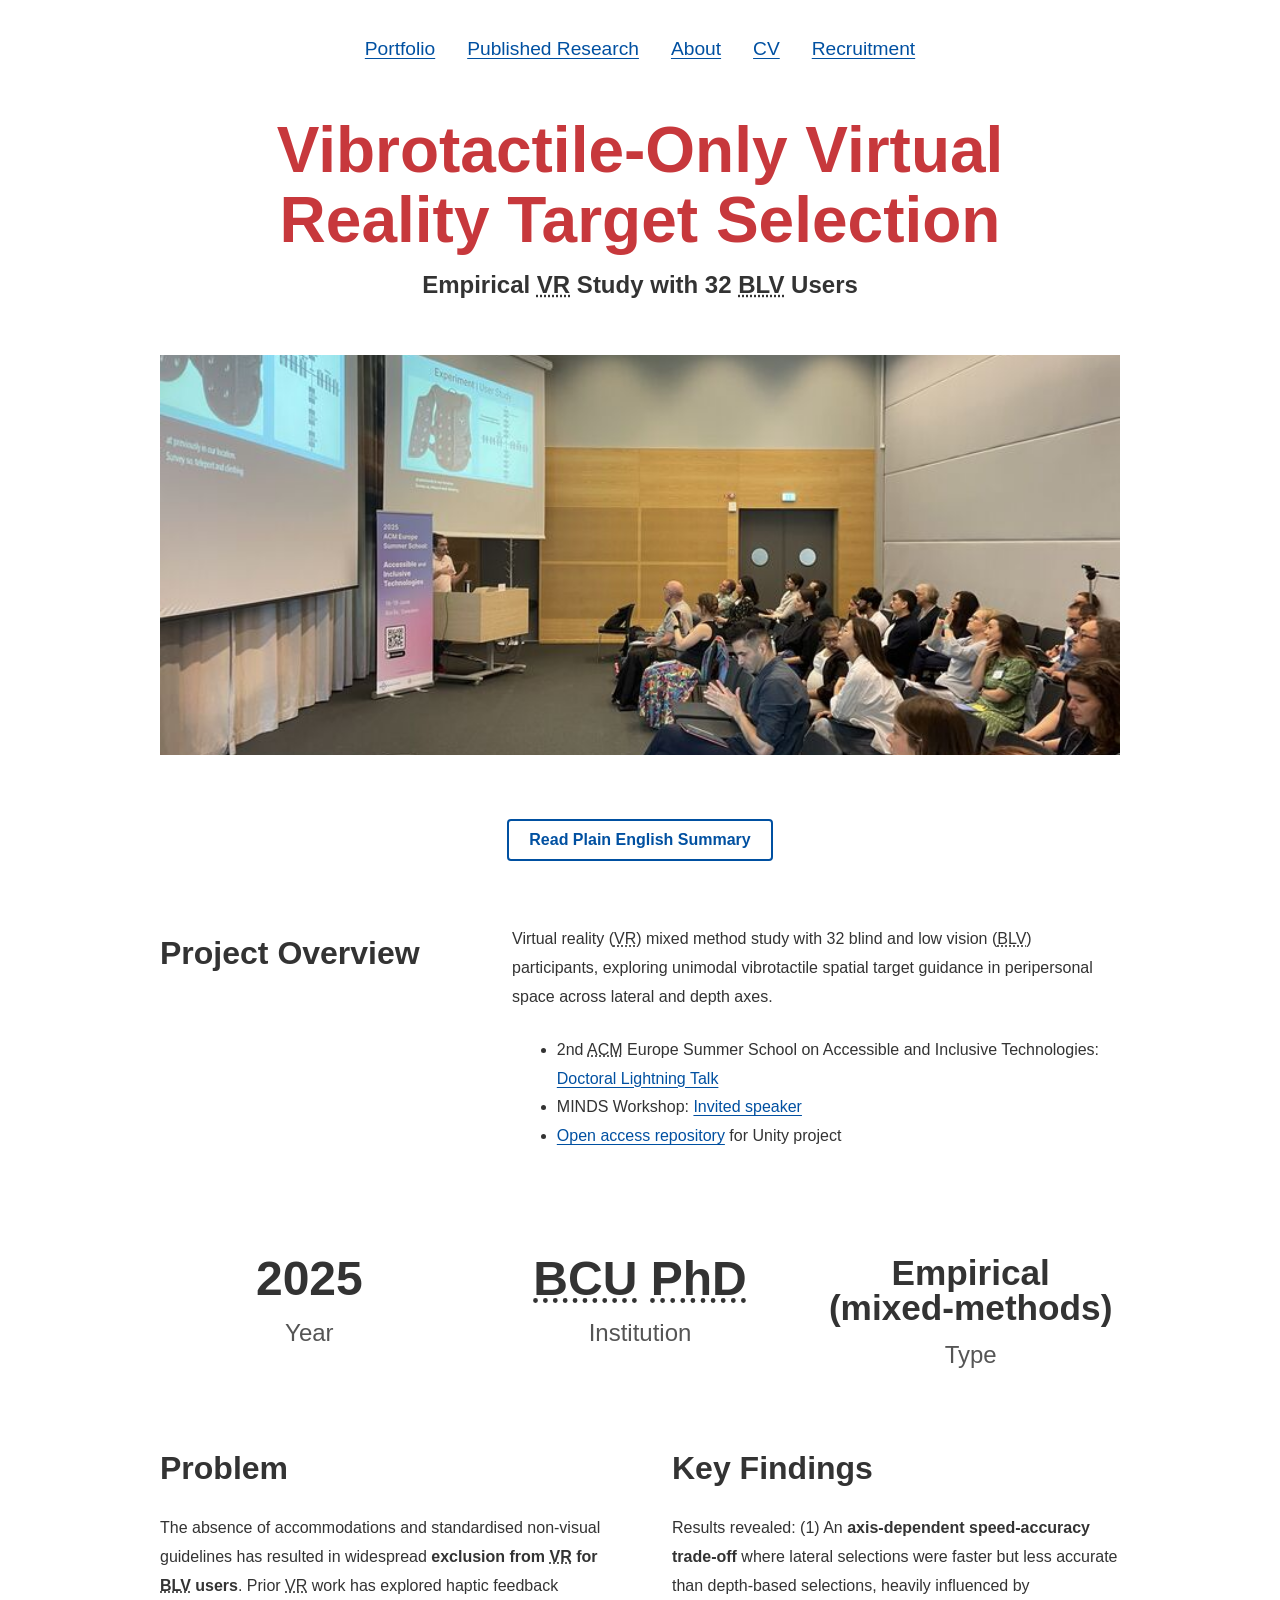
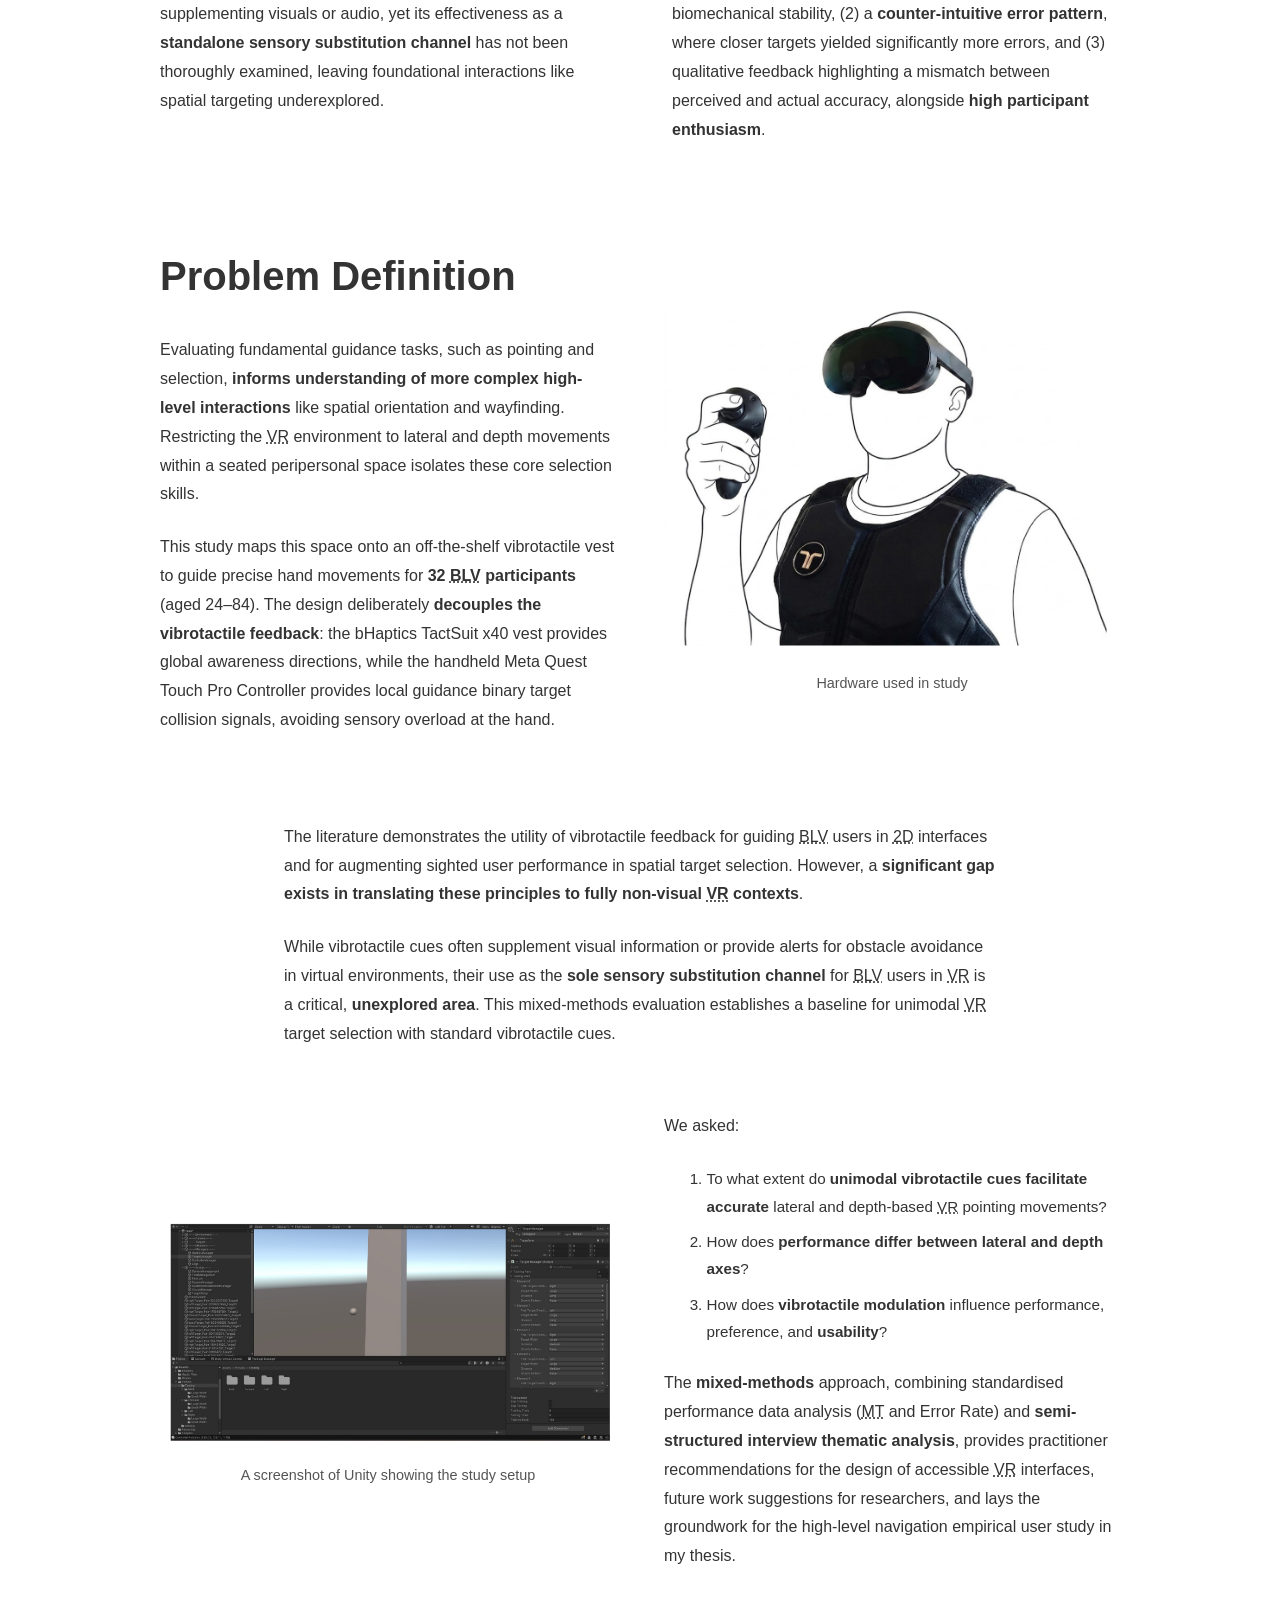
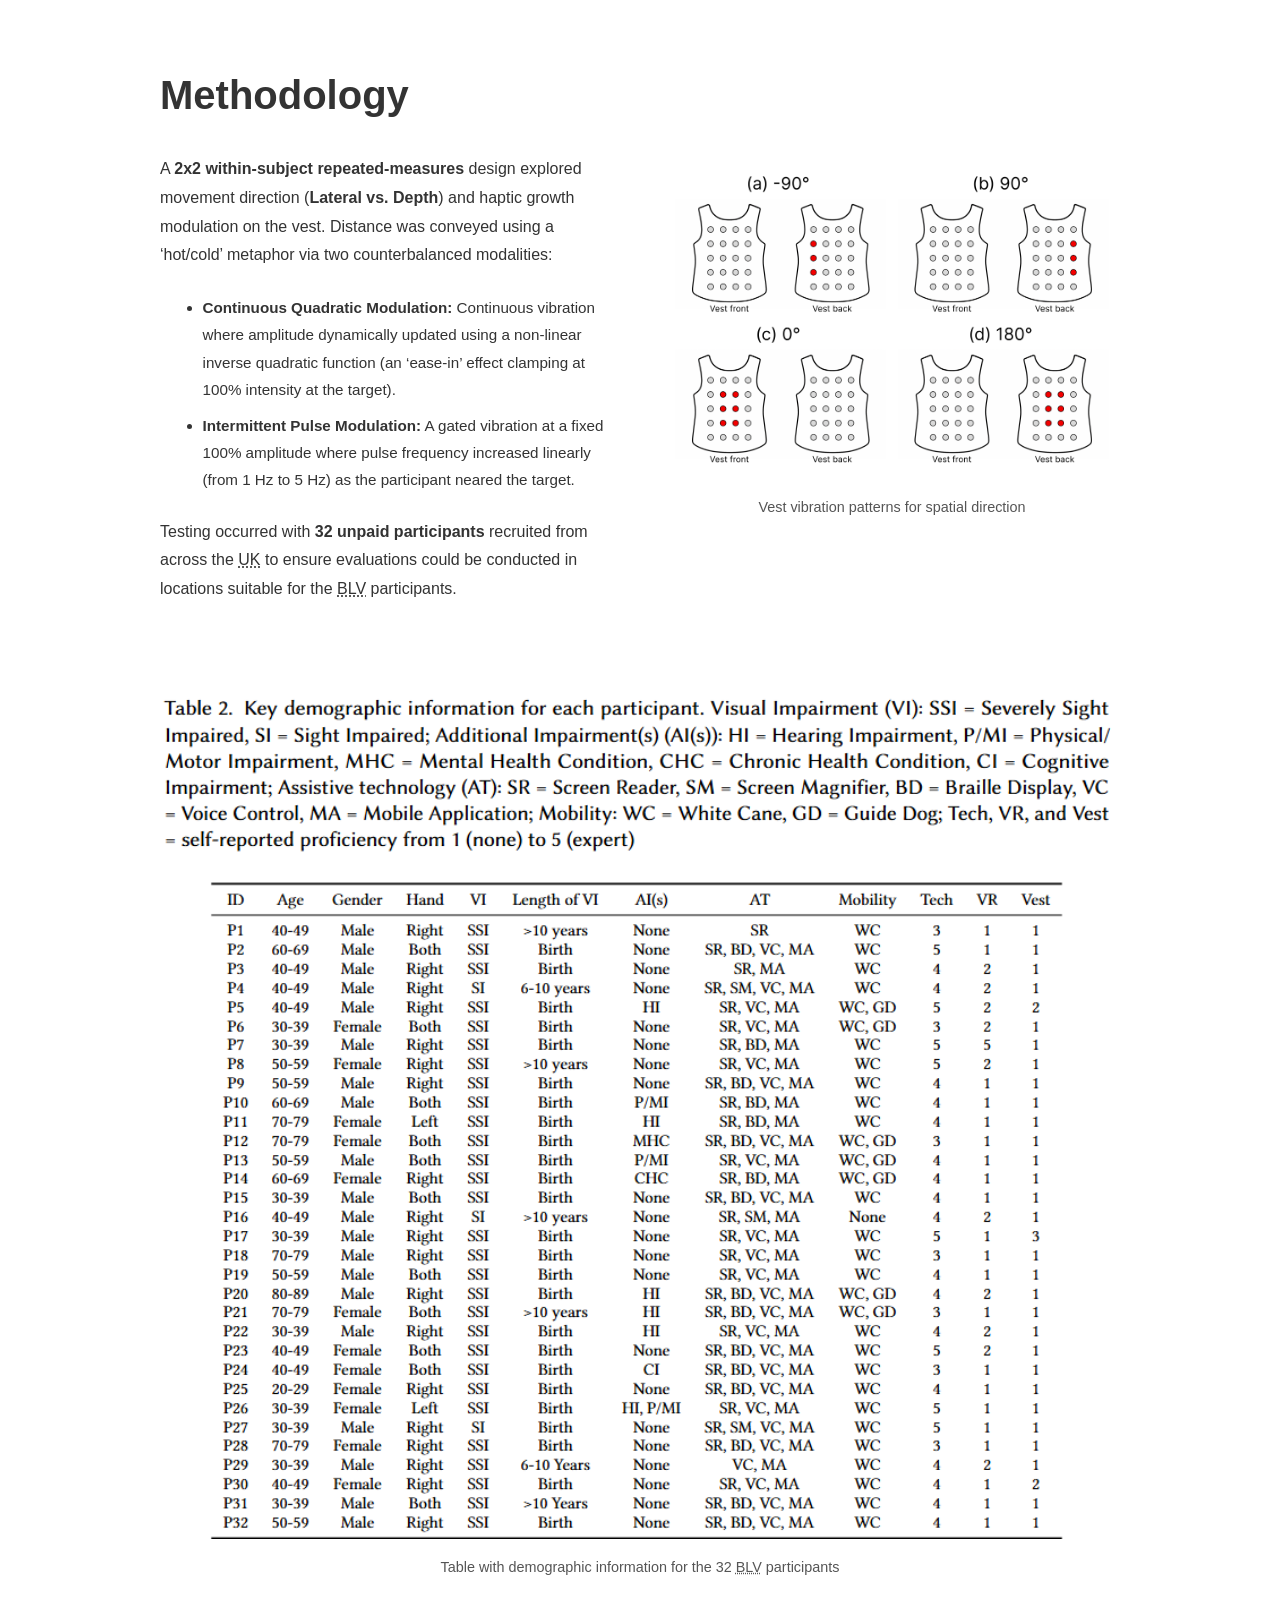
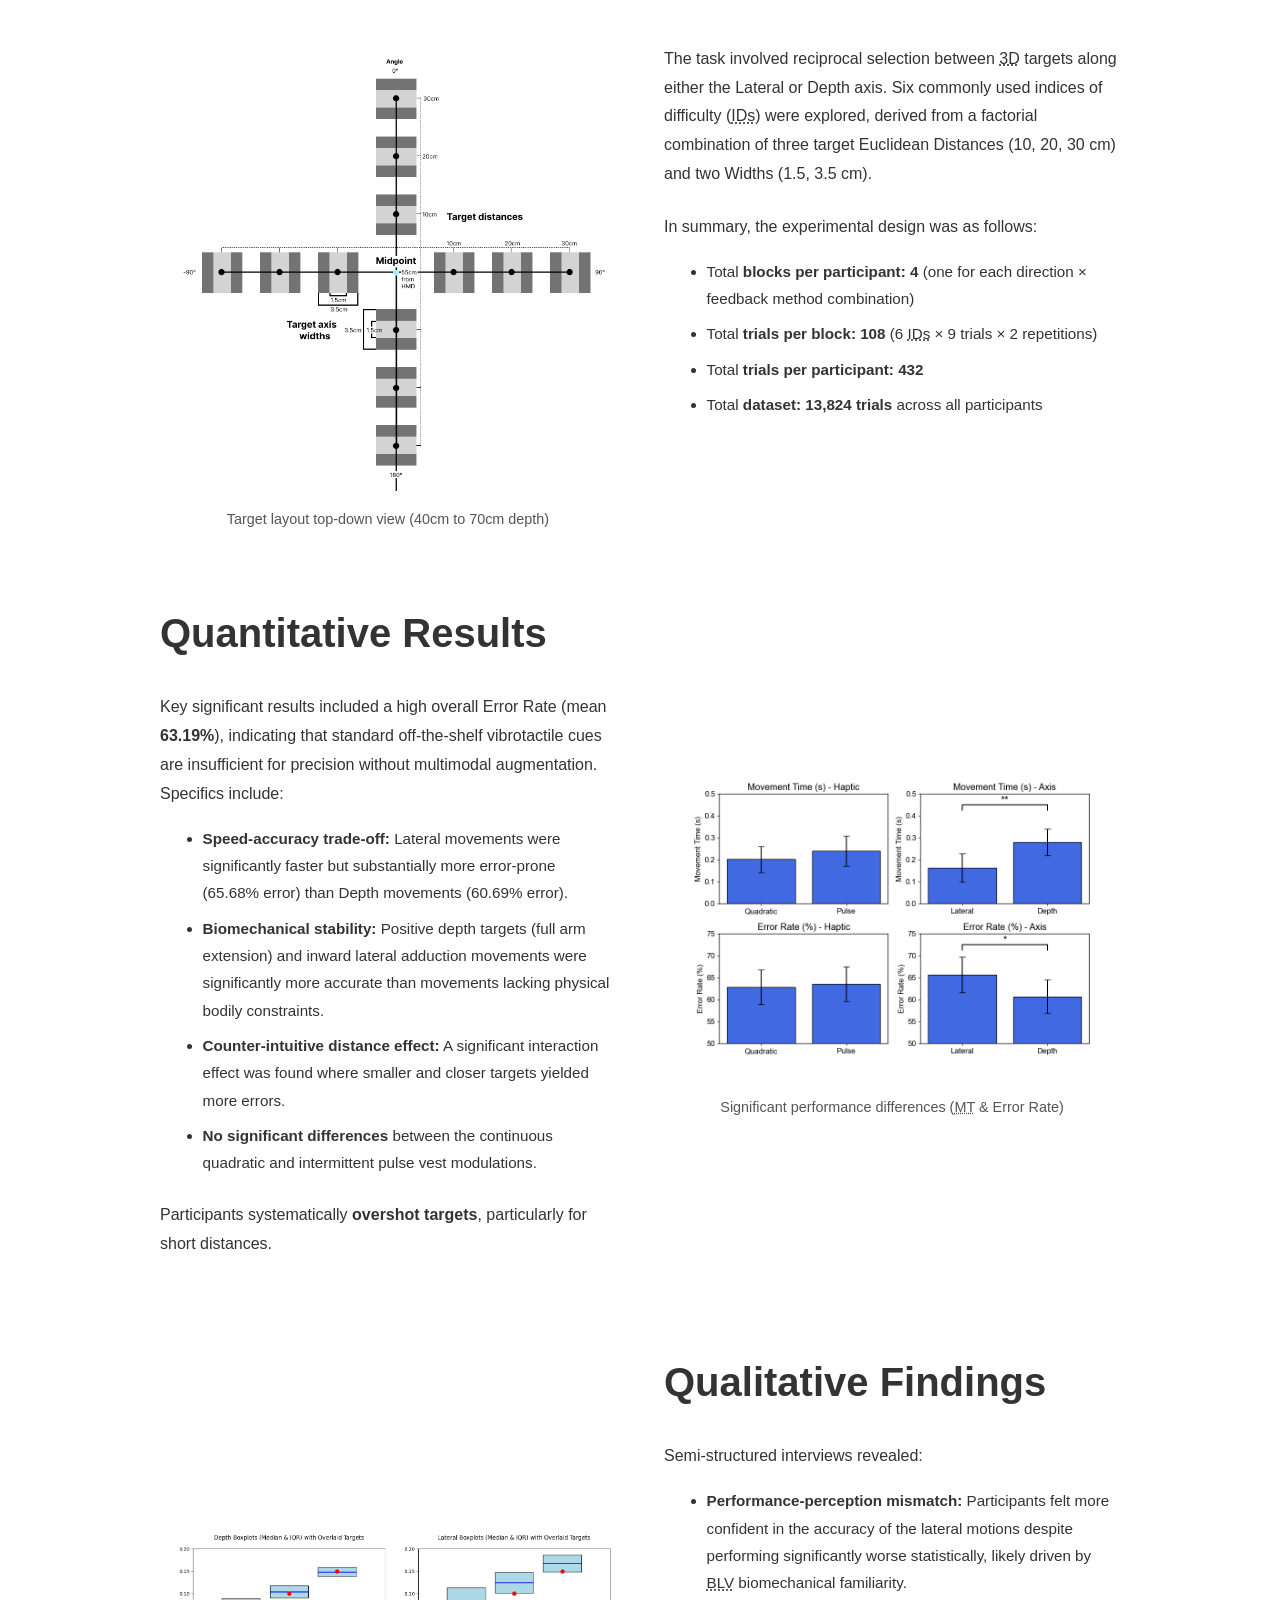
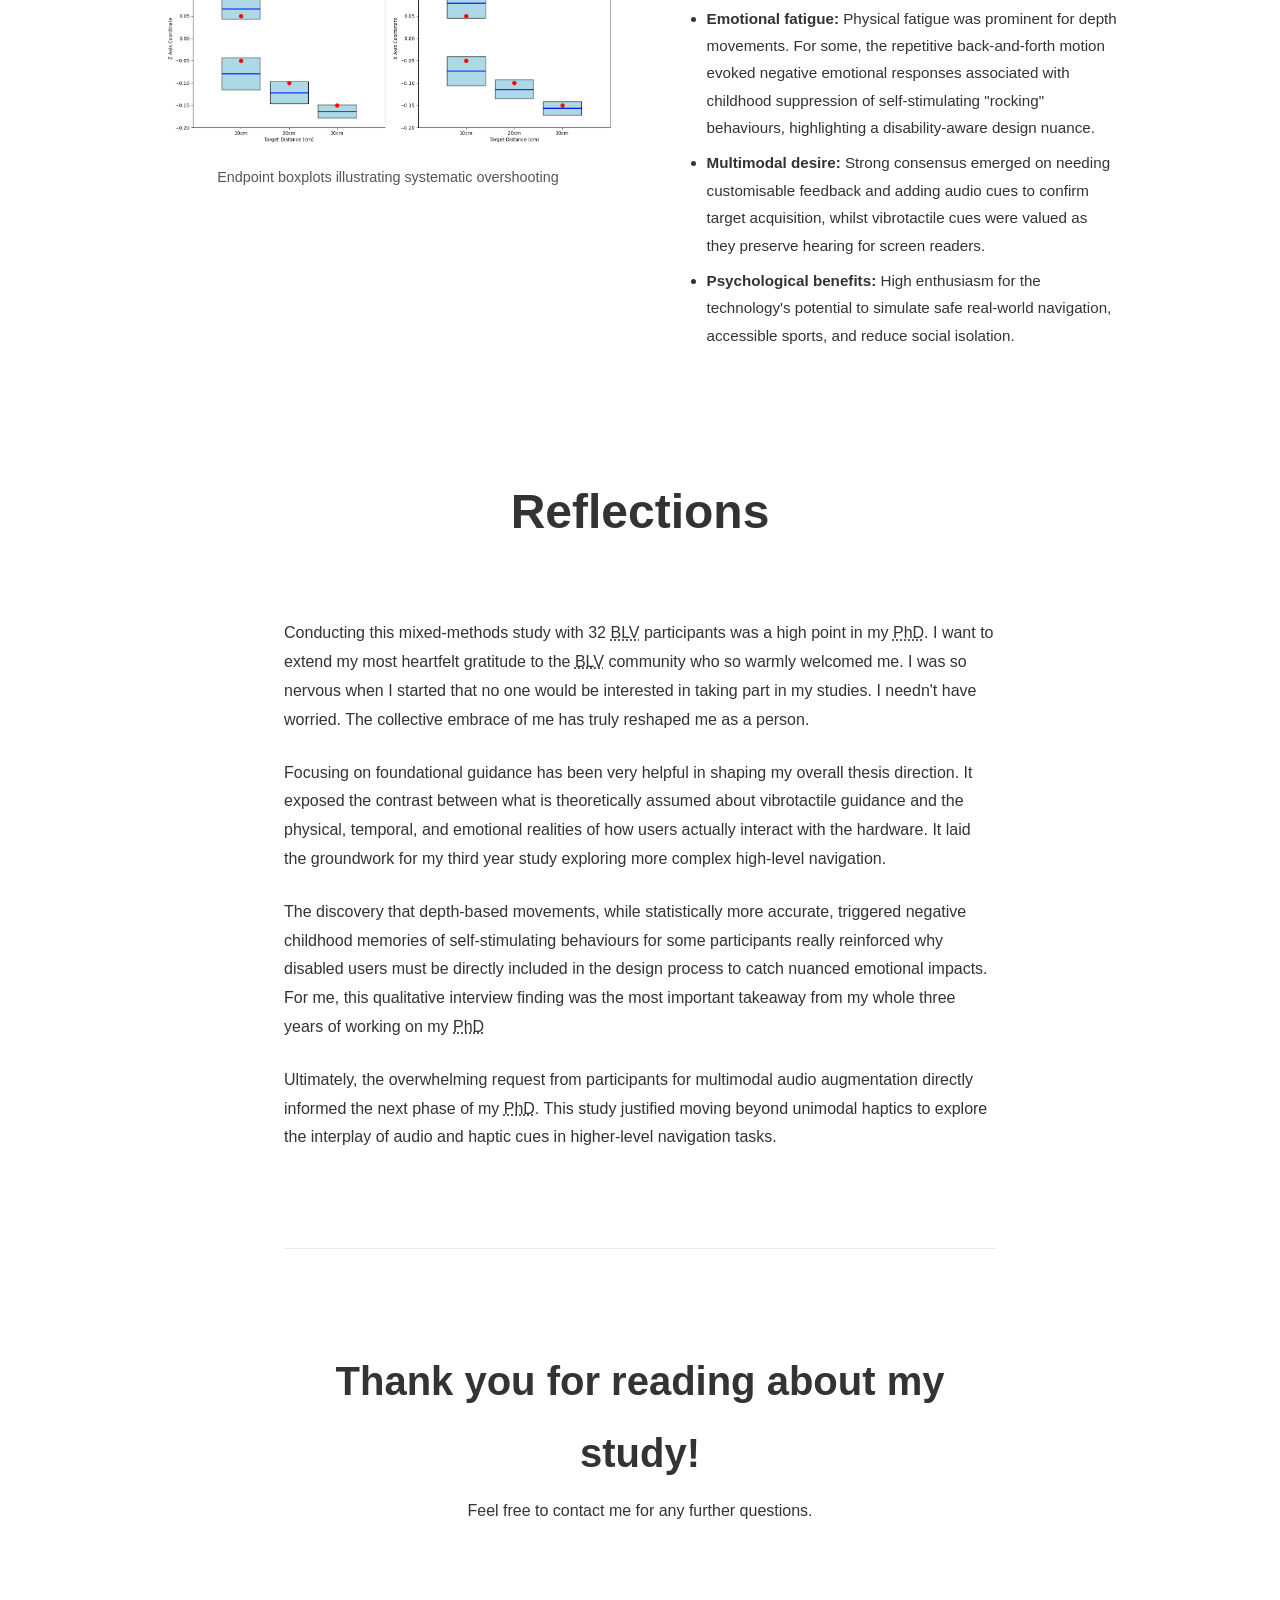
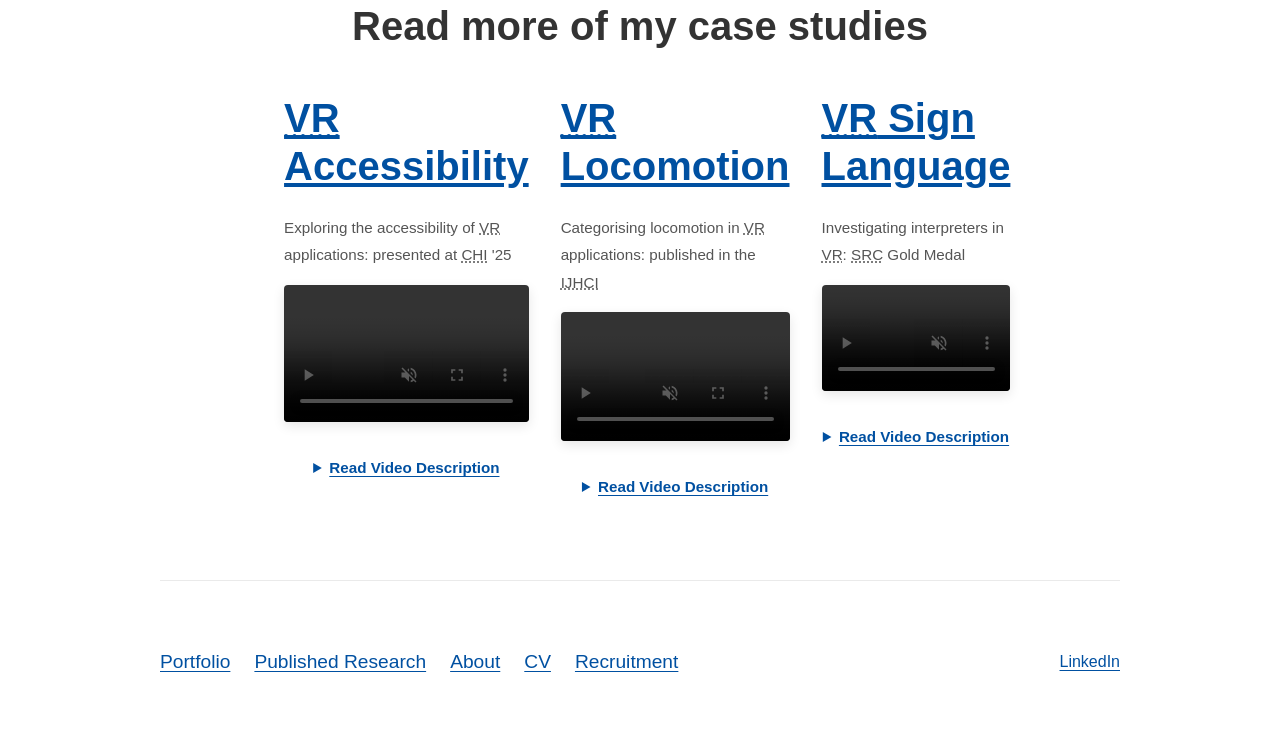
<file: haptic-target-selection.html>
<!DOCTYPE html>
<html lang="en">
<head>
    <meta charset="UTF-8">
    <meta name="viewport" content="width=device-width, initial-scale=1.0">
    <title>Craig Anderton - Vibrotactile-Only VR Target Selection</title>
    <link rel="stylesheet" href="style.css">
    
    <link rel="icon" type="image/png" href="images/favicon.png">
</head>
<body>

    <a href="#main-content" class="skip-link">Skip to main content</a>

    <div class="container">
    
    <header>
        <nav aria-label="Main Navigation">
            <ul>
                <li><a href="index.html" class="active">Portfolio</a></li>
                <li><a href="published-research.html">Published Research</a></li>
                <li><a href="about.html">About</a></li>
                <li><a href="https://drive.google.com/file/d/1RpUV4su2DPiBxyuv3WWRQjVJ-2SgkJfq/view?usp=drive_link" target="_blank" rel="noopener">CV<span class="sr-only"> (opens in a new tab)</span></a></li>
                <li><a href="https://craigandertonbcu.github.io/recruitment/" target="_blank" rel="noopener">Recruitment<span class="sr-only"> (opens in a new tab)</span></a></li>
            </ul>
        </nav>
    </header>

    <main id="main-content">
        
        <div class="project-header-text">
            <h1>Vibrotactile-Only Virtual Reality Target Selection</h1>
            <p>Empirical <abbr title="Virtual Reality">VR</abbr> Study with 32 <abbr title="Blind and Low Vision">BLV</abbr> Users</p>
        </div>

        <section class="project-hero-image" style="background-image: url('images/1750248964282.jpeg');">
        </section>

        <div style="text-align: center; margin-bottom: 4rem;">
            <button id="summary-toggle" aria-expanded="false" aria-controls="objective-summary" class="toggle-btn">Read Plain English Summary</button>
            <div id="objective-summary" hidden class="plain-english-box" style="text-align: left;">
                <p>Virtual reality (<abbr title="Virtual Reality">VR</abbr>) usually relies on what you can see, which leaves out people who are blind or have low vision (<abbr title="Blind and Low Vision">BLV</abbr>). In this study, I tested whether 32 <abbr title="Blind and Low Vision">BLV</abbr> people could use a vibrating vest and handheld controller to find and select invisible targets in <abbr title="Virtual Reality">VR</abbr>, relying entirely on their sense of touch. I found a complex trade-off: on average, side-to-side movements were faster but less accurate than moving forwards and backwards. Surprisingly, users made more mistakes when targets were closer together, different behaviour from what is observed with sighted users in existing studies. While participants really enjoyed the experience and saw huge potential, the high error rates show that standard vibrations aren't enough for high-precision tasks on their own, highlighting the need for alternative feedback designs in accessible <abbr title="Virtual Reality">VR</abbr>.</p>
            </div>
        </div>
            
            <section class="overview-grid" aria-labelledby="overview-heading">
                <h2 id="overview-heading">Project Overview</h2>
                <div class="overview-content">
                    <p style="margin-bottom: 1.5rem;">Virtual reality (<abbr title="Virtual Reality">VR</abbr>) mixed method study with 32 blind and low vision (<abbr title="Blind and Low Vision">BLV</abbr>) participants, exploring unimodal vibrotactile spatial target guidance in peripersonal space across lateral and depth axes.</p>
                    <ul>
                        <li>2nd <abbr title="Association for Computing Machinery">ACM</abbr> Europe Summer School on Accessible and Inclusive Technologies: <a href="https://europe.acm.org/seasonal-schools/accessible-inclusive-technologies/2025/schedule-2025" target="_blank" rel="noopener">Doctoral Lightning Talk<span class="sr-only"> (opens in a new tab)</span></a></li>
                        <li>MINDS Workshop: <a href="https://mindsintech.org.uk/2025/05/30/656/minds-workshops-past-and-future/" target="_blank" rel="noopener">Invited speaker<span class="sr-only"> (opens in a new tab)</span></a></li>
                        <li><a href="https://github.com/non-visual-vr-test/non-visual-vr-test" target="_blank" rel="noopener">Open access repository<span class="sr-only"> (opens in a new tab)</span></a> for Unity project</li>
                    </ul>
                </div>
            </section>

            <section class="meta-stats" aria-label="Project Metadata">
                <div>
                    <h3>2025</h3>
                    <p>Year</p>
                </div>
                <div>
                    <h3><abbr title="Birmingham City University">BCU</abbr> <abbr title="Doctor of Philosophy">PhD</abbr></h3>
                    <p>Institution</p>
                </div>
                <div>
                    <h3 style="font-size: 2.2rem;">Empirical<br>(mixed-methods)</h3>
                    <p>Type</p>
                </div>
            </section>

            <section class="meta-summary" aria-label="Project Summary">
                <div>
                    <h3>Problem</h3>
                    <p>The absence of accommodations and standardised non-visual guidelines has resulted in widespread <strong>exclusion from <abbr title="Virtual Reality">VR</abbr> for <abbr title="Blind and Low Vision">BLV</abbr> users</strong>. Prior <abbr title="Virtual Reality">VR</abbr> work has explored haptic feedback supplementing visuals or audio, yet its effectiveness as a <strong>standalone sensory substitution channel</strong> has not been thoroughly examined, leaving foundational interactions like spatial targeting underexplored.</p>
                </div>
                <div>
                    <h3>Key Findings</h3>                    
                    <p>Results revealed: (1) An <strong>axis-dependent speed-accuracy trade-off</strong> where lateral selections were faster but less accurate than depth-based selections, heavily influenced by biomechanical stability, (2) a <strong>counter-intuitive error pattern</strong>, where closer targets yielded significantly more errors, and (3) qualitative feedback highlighting a mismatch between perceived and actual accuracy, alongside <strong>high participant enthusiasm</strong>.</p>
                </div>
            </section>

            <div class="project-grid">
                <div class="project-text">
                    <h3>Problem Definition</h3>
                    <p>Evaluating fundamental guidance tasks, such as pointing and selection, <strong>informs understanding of more complex high-level interactions</strong> like spatial orientation and wayfinding. Restricting the <abbr title="Virtual Reality">VR</abbr> environment to lateral and depth movements within a seated peripersonal space isolates these core selection skills.</p>
                    <p>This study maps this space onto an off-the-shelf vibrotactile vest to guide precise hand movements for <strong>32 <abbr title="Blind and Low Vision">BLV</abbr> participants</strong> (aged 24–84). The design deliberately <strong>decouples the vibrotactile feedback</strong>: the bHaptics TactSuit x40 vest provides global awareness directions, while the handheld Meta Quest Touch Pro Controller provides local guidance binary target collision signals, avoiding sensory overload at the hand.</p>
                </div>
                <figure class="project-figure">
                    <img src="images/hardwareuserstudy.png" alt="A participant wearing a VR headset and haptic vest, holding a single VR controller in their right hand.">
                    <figcaption>Hardware used in study</figcaption>
                </figure>
            </div>

            <div style="max-width: 80ch; margin: 4rem auto;">
                <p style="text-align: left; margin-bottom: 1.5rem;">The literature demonstrates the utility of vibrotactile feedback for guiding <abbr title="Blind and Low Vision">BLV</abbr> users in <abbr title="Two-Dimensional">2D</abbr> interfaces and for augmenting sighted user performance in spatial target selection. However, a <strong>significant gap exists in translating these principles to fully non-visual <abbr title="Virtual Reality">VR</abbr> contexts</strong>.</p>
                <p style="text-align: left; margin-bottom: 1.5rem;">While vibrotactile cues often supplement visual information or provide alerts for obstacle avoidance in virtual environments, their use as the <strong>sole sensory substitution channel</strong> for <abbr title="Blind and Low Vision">BLV</abbr> users in <abbr title="Virtual Reality">VR</abbr> is a critical, <strong>unexplored area</strong>. This mixed-methods evaluation establishes a baseline for unimodal <abbr title="Virtual Reality">VR</abbr> target selection with standard vibrotactile cues.</p>
            </div>

            <div class="project-grid">
                <figure class="project-figure">
                    <img src="images/unity.png" alt="A Unity screenshot of the testing environment.">
                    <figcaption>A screenshot of Unity showing the study setup</figcaption>
                </figure>
                <div class="project-text">
                    <p style="margin-bottom: 1.5rem;">We asked:</p>
                    <ol style="font-size: 0.95rem; margin-bottom: 1.5rem;">
                        <li style="margin-bottom: 0.5rem;">To what extent do <strong>unimodal vibrotactile cues facilitate accurate</strong> lateral and depth-based <abbr title="Virtual Reality">VR</abbr> pointing movements?</li>
                        <li style="margin-bottom: 0.5rem;">How does <strong>performance differ between lateral and depth axes</strong>?</li>
                        <li style="margin-bottom: 0.5rem;">How does <strong>vibrotactile modulation</strong> influence performance, preference, and <strong>usability</strong>?</li>
                    </ol>
                    <p>The <strong>mixed-methods</strong> approach, combining standardised performance data analysis (<abbr title="Movement Time">MT</abbr> and Error Rate) and <strong>semi-structured interview thematic analysis</strong>, provides practitioner recommendations for the design of accessible <abbr title="Virtual Reality">VR</abbr> interfaces, future work suggestions for researchers, and lays the groundwork for the high-level navigation empirical user study in my thesis.</p>
                </div>
            </div>

            <div class="project-grid">
                <div class="project-text">
                    <h3>Methodology</h3>
                    <p>A <strong>2x2 within-subject repeated-measures</strong> design explored movement direction (<strong>Lateral vs. Depth</strong>) and haptic growth modulation on the vest. Distance was conveyed using a ‘hot/cold’ metaphor via two counterbalanced modalities:</p>
                    <ul style="font-size: 0.95rem; margin-bottom: 1.5rem;">
                        <li style="margin-bottom: 0.5rem;"><strong>Continuous Quadratic Modulation:</strong> Continuous vibration where amplitude dynamically updated using a non-linear inverse quadratic function (an ‘ease-in’ effect clamping at 100% intensity at the target).</li>
                        <li style="margin-bottom: 0.5rem;"><strong>Intermittent Pulse Modulation:</strong> A gated vibration at a fixed 100% amplitude where pulse frequency increased linearly (from 1 Hz to 5 Hz) as the participant neared the target.</li>
                    </ul>
                    <p>Testing occurred with <strong>32 unpaid participants</strong> recruited from across the <abbr title="United Kingdom">UK</abbr> to ensure evaluations could be conducted in locations suitable for the <abbr title="Blind and Low Vision">BLV</abbr> participants.</p>
                </div>
                <figure class="project-figure">
                    <img src="images/Vest.png" alt="Diagram showing four different vest vibration patterns mapping to different angles">
                    <figcaption>Vest vibration patterns for spatial direction</figcaption>
                </figure>
            </div>

            <figure class="full-width-image" style="margin: 0rem 0;">
                <img src="images/Screenshot 2026-05-08 180859.png" alt="A dense table displaying demographic information for 32 participants including age, gender, visual impairment level, and technical experience">
                <figcaption style="text-align: center;">Table with demographic information for the 32 <abbr title="Blind and Low Vision">BLV</abbr> participants</figcaption>
            </figure>

            <div class="project-grid" style="align-items: start;">
                <figure class="project-figure">
                    <img src="images/Top_down_targets (1).png" alt="Top down view diagram of the target layout showing targets at different distances along a cross formation">
                    <figcaption>Target layout top-down view (40cm to 70cm depth)</figcaption>
                </figure>
                <div class="project-text">
                    <p style="margin-bottom: 1.5rem;">The task involved reciprocal selection between <abbr title="Three-Dimensional">3D</abbr> targets along either the Lateral or Depth axis. Six commonly used indices of difficulty (<abbr title="Indices of Difficulty">IDs</abbr>) were explored, derived from a factorial combination of three target Euclidean Distances (10, 20, 30 cm) and two Widths (1.5, 3.5 cm).</p>
                    <p style="margin-bottom: 1rem;">In summary, the experimental design was as follows:</p>
                    <ul style="font-size: 0.95rem;">
                        <li style="margin-bottom: 0.5rem;">Total <strong>blocks per participant: 4</strong> (one for each direction × feedback method combination)</li>
                        <li style="margin-bottom: 0.5rem;">Total <strong>trials per block: 108</strong> (6 <abbr title="Indices of Difficulty">IDs</abbr> × 9 trials × 2 repetitions)</li>
                        <li style="margin-bottom: 0.5rem;">Total <strong>trials per participant: 432</strong></li>
                        <li style="margin-bottom: 0.5rem;">Total <strong>dataset: 13,824 trials</strong> across all participants</li>
                    </ul>
                </div>
            </div>

            <div class="project-grid">
                <div class="project-text">
                    <h3>Quantitative Results</h3>
                    <p style="margin-bottom: 1rem;">Key significant results included a high overall Error Rate (mean <strong>63.19%</strong>), indicating that standard off-the-shelf vibrotactile cues are insufficient for precision without multimodal augmentation. Specifics include:</p>
                    <ul style="margin-bottom: 1.5rem; font-size: 0.95rem;">
                        <li style="margin-bottom: 0.5rem;"><strong>Speed-accuracy trade-off:</strong> Lateral movements were significantly faster but substantially more error-prone (65.68% error) than Depth movements (60.69% error).</li>
                        <li style="margin-bottom: 0.5rem;"><strong>Biomechanical stability:</strong> Positive depth targets (full arm extension) and inward lateral adduction movements were significantly more accurate than movements lacking physical bodily constraints.</li>
                        <li style="margin-bottom: 0.5rem;"><strong>Counter-intuitive distance effect:</strong> A significant interaction effect was found where smaller and closer targets yielded more errors.</li>
                        <li style="margin-bottom: 0.5rem;"><strong>No significant differences</strong> between the continuous quadratic and intermittent pulse vest modulations.</li>
                    </ul>
                    <p>Participants systematically <strong>overshot targets</strong>, particularly for short distances.</p>
                </div>
                <figure class="project-figure">
                    <img src="images/Bar_Graphs.png" alt="Several bar charts showing significant performance differences across movement time and error rate">
                    <figcaption>Significant performance differences (<abbr title="Movement Time">MT</abbr> & Error Rate)</figcaption>
                </figure>
            </div>

            <div class="project-grid">
                <figure class="project-figure">
                    <img src="images/boxplots.png" alt="Two boxplots showing endpoint distributions that indicate systematic overshooting past the target centers">
                    <figcaption>Endpoint boxplots illustrating systematic overshooting</figcaption>
                </figure>
                <div class="project-text">
                    <h3>Qualitative Findings</h3>
                    <p style="margin-bottom: 1rem;">Semi-structured interviews revealed:</p>
                    <ul style="font-size: 0.95rem;">
                        <li style="margin-bottom: 0.5rem;"><strong>Performance-perception mismatch:</strong> Participants felt more confident in the accuracy of the lateral motions despite performing significantly worse statistically, likely driven by <abbr title="Blind and Low Vision">BLV</abbr> biomechanical familiarity.</li>
                        <li style="margin-bottom: 0.5rem;"><strong>Emotional fatigue:</strong> Physical fatigue was prominent for depth movements. For some, the repetitive back-and-forth motion evoked negative emotional responses associated with childhood suppression of self-stimulating "rocking" behaviours, highlighting a disability-aware design nuance.</li>
                        <li style="margin-bottom: 0.5rem;"><strong>Multimodal desire:</strong> Strong consensus emerged on needing customisable feedback and adding audio cues to confirm target acquisition, whilst vibrotactile cues were valued as they preserve hearing for screen readers.</li>
                        <li style="margin-bottom: 0.5rem;"><strong>Psychological benefits:</strong> High enthusiasm for the technology's potential to simulate safe real-world navigation, accessible sports, and reduce social isolation.</li>
                    </ul>
                </div>
            </div>

            <div class="centered-section" style="margin-top: 6rem;">
                <h2 style="font-size: 3rem;">Reflections</h2>
            </div>

            <div class="reflections-text">
                <p>Conducting this mixed-methods study with 32 <abbr title="Blind and Low Vision">BLV</abbr> participants was a high point in my <abbr title="Doctor of Philosophy">PhD</abbr>. I want to extend my most heartfelt gratitude to the <abbr title="Blind and Low Vision">BLV</abbr> community who so warmly welcomed me. I was so nervous when I started that no one would be interested in taking part in my studies. I needn't have worried. The collective embrace of me has truly reshaped me as a person.</p>
                <p>Focusing on foundational guidance has been very helpful in shaping my overall thesis direction. It exposed the contrast between what is theoretically assumed about vibrotactile guidance and the physical, temporal, and emotional realities of how users actually interact with the hardware. It laid the groundwork for my third year study exploring more complex high-level navigation.</p>    
                <p>The discovery that depth-based movements, while statistically more accurate, triggered negative childhood memories of self-stimulating behaviours for some participants really reinforced why disabled users must be directly included in the design process to catch nuanced emotional impacts. For me, this qualitative interview finding was the most important takeaway from my whole three years of working on my <abbr title="Doctor of Philosophy">PhD</abbr></p>
                <p>Ultimately, the overwhelming request from participants for multimodal audio augmentation directly informed the next phase of my <abbr title="Doctor of Philosophy">PhD</abbr>. This study justified moving beyond unimodal haptics to explore the interplay of audio and haptic cues in higher-level navigation tasks.</p>
            </div>

            <div class="centered-section" style="border-top: 1px solid #eaeaea; padding-top: 6rem;">
                <h2 style="font-size: 2.5rem; margin-bottom: 0.5rem;">Thank you for reading about my study!</h2>
                <p style="margin-bottom: 4rem;">Feel free to contact me for any further questions.</p>
                
                <h3>Read more of my case studies</h3>
                
                <div class="portfolio-grid three-columns" style="margin-top: 2rem;">
                    
                    <div class="portfolio-card">
                        <div class="portfolio-meta">
                            <h3><a href="commercial-vr.html"><abbr title="Virtual Reality">VR</abbr> Accessibility</a></h3>
                            <p>Exploring the accessibility of <abbr title="Virtual Reality">VR</abbr> applications: presented at <abbr title="Conference on Human Factors in Computing Systems">CHI</abbr> '25</p>
                        </div>
                        <video loop muted playsinline controls aria-label="VR Application gameplay footage demonstrating accessibility tests">
                            <source src="images/accessibilitygif.mp4" type="video/mp4">
                            Your browser does not support the video tag.
                        </video>
                        <details class="video-transcript">
                            <summary>Read Video Description</summary>
                            <p>First-person perspective in a commercial virtual reality game, demonstrating visual evaluations of in-game accessibility features during movement.</p>
                        </details>
                    </div>

                    <div class="portfolio-card">
                        <div class="portfolio-meta">
                            <h3><a href="vr-locomotion.html"><abbr title="Virtual Reality">VR</abbr> Locomotion</a></h3>
                            <p>Categorising locomotion in <abbr title="Virtual Reality">VR</abbr> applications: published in the <abbr title="International Journal of Human-Computer Interaction">IJHCI</abbr></p>
                        </div>
                        <video loop muted playsinline controls aria-label="Footage categorising swimming locomotion method in virtual reality">
                            <source src="images/locomotion.mp4" type="video/mp4">
                            Your browser does not support the video tag.
                        </video>
                        <details class="video-transcript">
                            <summary>Read Video Description</summary>
                            <p>A video of swimming in virtual reality, highlighting how the user must swing their arms in a breast stroke manner to swim in the virtual water.</p>
                        </details>
                    </div>

                    <div class="portfolio-card">
                        <div class="portfolio-meta">
                            <h3><a href="sign-language-vr.html"><abbr title="Virtual Reality">VR</abbr> Sign Language</a></h3>
                            <p>Investigating interpreters in <abbr title="Virtual Reality">VR</abbr>: <abbr title="Student Research Competition">SRC</abbr> Gold Medal</p>
                        </div>
                        <video loop muted playsinline controls aria-label="Sign language interpreter displayed in a 360-degree virtual environment">
                            <source src="images/signlanguage.mp4" type="video/mp4">
                            Your browser does not support the video tag.
                        </video>
                        <details class="video-transcript">
                            <summary>Read Video Description</summary>
                            <p>A virtual classroom setting containing a flat-panel video of a woman performing sign language, positioned in the lower centre of the screen.</p>
                        </details>
                    </div>

                </div>
            </div>

    </main>

    <footer>
            <nav aria-label="Footer Navigation">
                <ul>
                    <li><a href="index.html">Portfolio</a></li>
                    <li><a href="published-research.html">Published Research</a></li>
                    <li><a href="about.html">About</a></li>
                    <li><a href="https://drive.google.com/file/d/1RpUV4su2DPiBxyuv3WWRQjVJ-2SgkJfq/view?usp=drive_link" target="_blank" rel="noopener">CV<span class="sr-only"> (opens in a new tab)</span></a></li>
                    <li><a href="https://craigandertonbcu.github.io/recruitment/" target="_blank" rel="noopener">Recruitment<span class="sr-only"> (opens in a new tab)</span></a></li>
                </ul>
            </nav>
            <p><a href="https://www.linkedin.com/in/craig-anderton-research" target="_blank" rel="noopener">LinkedIn<span class="sr-only"> (opens in a new tab)</span></a></p>
        </footer>
</div>

<script>
    document.addEventListener('DOMContentLoaded', () => {
        // Plain English Summary Toggle
        const toggleBtn = document.getElementById('summary-toggle');
        const summaryBox = document.getElementById('objective-summary');

        if(toggleBtn && summaryBox) {
            toggleBtn.addEventListener('click', () => {
                const isExpanded = toggleBtn.getAttribute('aria-expanded') === 'true';
                toggleBtn.setAttribute('aria-expanded', !isExpanded);
                summaryBox.hidden = isExpanded;
                toggleBtn.textContent = isExpanded ? 'Read Plain English Summary' : 'Hide Plain English Summary';
            });
        }

        // Respect reduced motion preference for videos
        const videos = document.querySelectorAll('.portfolio-card video, .project-figure video');
        const prefersReducedMotion = window.matchMedia('(prefers-reduced-motion: reduce)');

        const handleVideoPlayback = () => {
            videos.forEach(video => {
                if (!prefersReducedMotion.matches) {
                    // Play if the user has no preference against motion
                    video.play().catch(e => console.log("Autoplay prevented by browser:", e));
                } else {
                    // Pause if the user prefers reduced motion
                    video.pause();
                }
            });
        };

        handleVideoPlayback();
        prefersReducedMotion.addEventListener('change', handleVideoPlayback);
    });
</script>

</body>
</html>
</file>
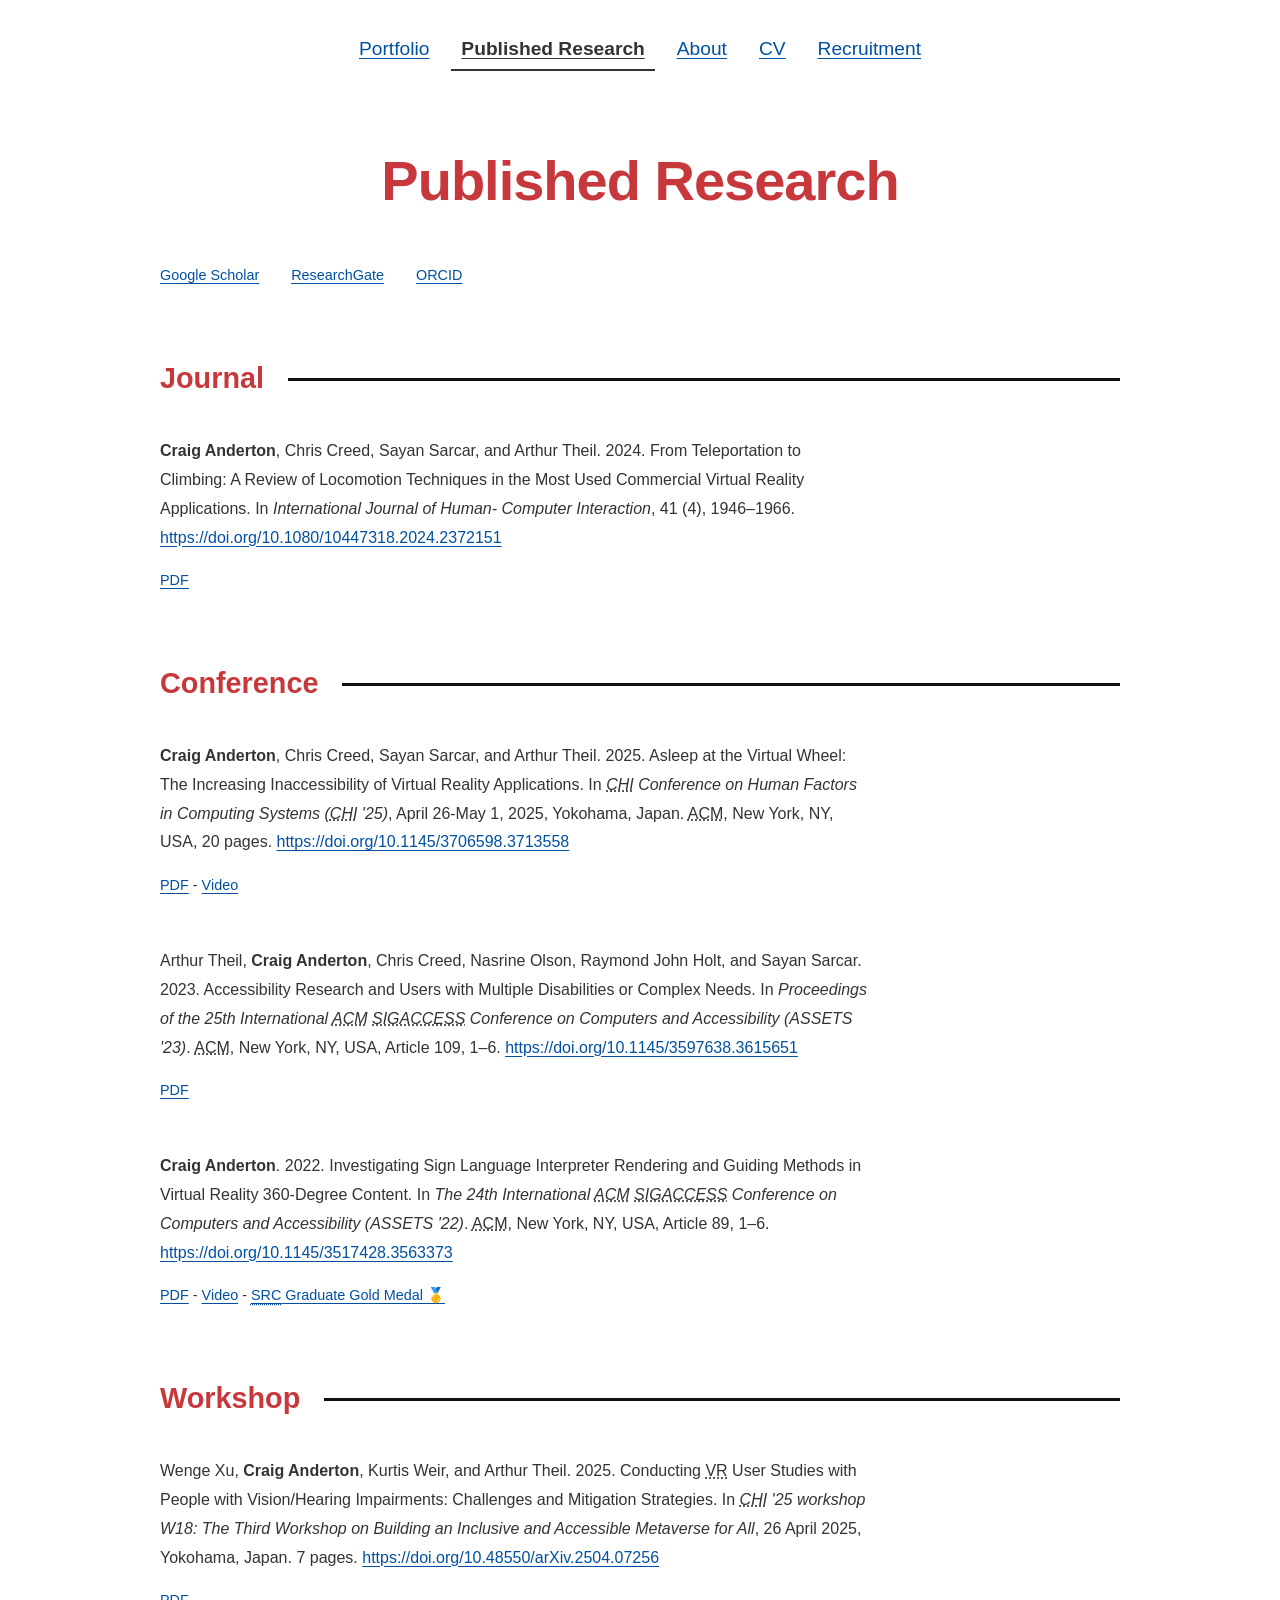
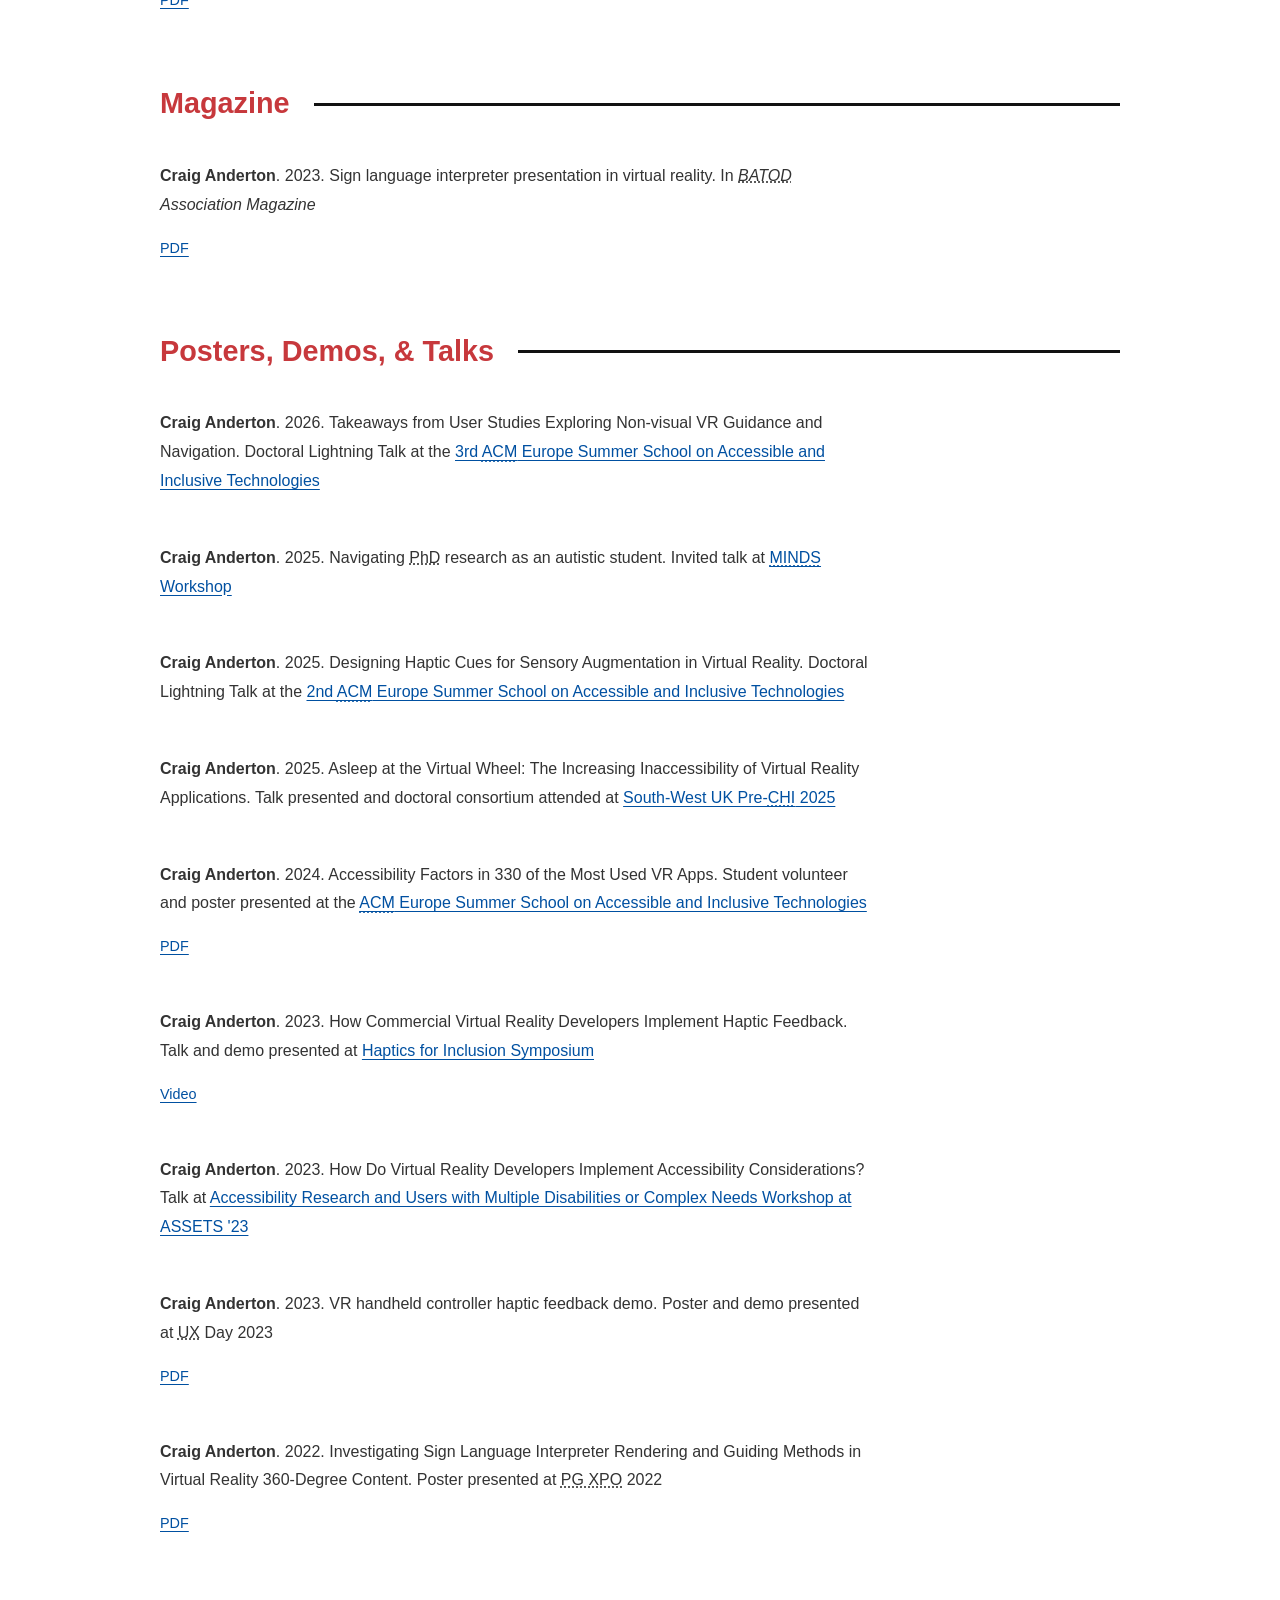
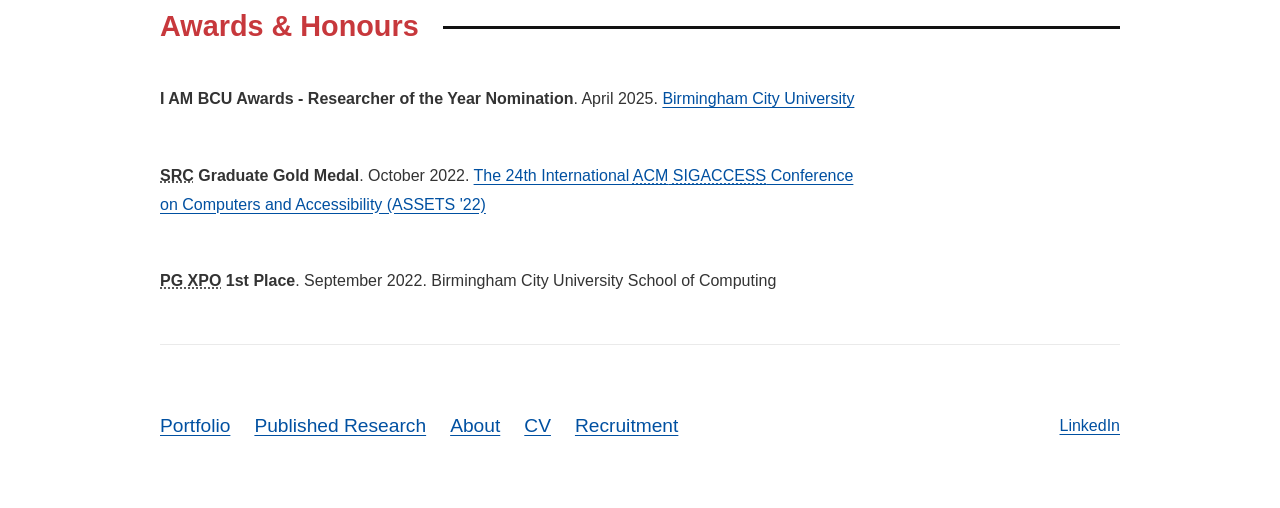
<file: published-research.html>
<!DOCTYPE html>
<html lang="en">
<head>
    <meta charset="UTF-8">
    <meta name="viewport" content="width=device-width, initial-scale=1.0">
    <title>Craig Anderton - Published Research</title>
    <link rel="stylesheet" href="style.css">
    
    <link rel="icon" type="image/png" href="images/favicon.png">
</head>
<body class="research-page">

    <a href="#main-content" class="skip-link">Skip to main content</a>

    <div class="container">
        <header>
            <nav aria-label="Main Navigation">
                <ul>
                    <li><a href="index.html">Portfolio</a></li>
                    <li><a href="published-research.html" class="active" aria-current="page">Published Research</a></li>
                    <li><a href="about.html">About</a></li>
                    <li><a href="https://drive.google.com/file/d/1RpUV4su2DPiBxyuv3WWRQjVJ-2SgkJfq/view?usp=drive_link" target="_blank" rel="noopener">CV<span class="sr-only"> (opens in a new tab)</span></a></li>
                    <li><a href="https://craigandertonbcu.github.io/recruitment/" target="_blank" rel="noopener">Recruitment<span class="sr-only"> (opens in a new tab)</span></a></li>
                </ul>
            </nav>
        </header>

        <main id="main-content">

            <section class="hero" aria-labelledby="hero-name">
                <h1 id="hero-name">Published Research</h1>
                <div class="social-links">
                    <a href="https://scholar.google.com/citations?user=7THJWNgAAAAJ&hl=en&oi=ao" target="_blank" rel="noopener">Google Scholar<span class="sr-only"> (opens in a new tab)</span></a>
                    <a href="https://www.researchgate.net/profile/Craig-Anderton-2" target="_blank" rel="noopener">ResearchGate<span class="sr-only"> (opens in a new tab)</span></a>
                    <a href="https://orcid.org/0000-0002-7172-217X" target="_blank" rel="noopener">ORCID<span class="sr-only"> (opens in a new tab)</span></a>
                </div>
            </section>
            
            <section aria-labelledby="journal-heading">
                <h2 id="journal-heading" class="section-divider">Journal</h2>
                
                <article class="citation-item">
                    <p>
                        <strong>Craig Anderton</strong>, Chris Creed, Sayan Sarcar, and Arthur Theil. 2024. From Teleportation to Climbing: A Review of Locomotion Techniques in the Most Used Commercial Virtual Reality Applications. In <em>International Journal of Human- Computer Interaction</em>, 41 (4), 1946–1966. <a href="https://doi.org/10.1080/10447318.2024.2372151" target="_blank" rel="noopener">https://doi.org/10.1080/10447318.2024.2372151<span class="sr-only"> (opens in a new tab)</span></a>
                    </p>
                    <div class="research-links">
                        <a href="https://drive.google.com/file/d/1bMsq2Z5KE8IvsUoX0GYChOZao2-Ojuhe/view?usp=drive_link" target="_blank" rel="noopener">PDF<span class="sr-only"> for From Teleportation to Climbing (opens in a new tab)</span></a>
                    </div>
                </article>
            </section>

            <section aria-labelledby="conference-heading">
                <h2 id="conference-heading" class="section-divider">Conference</h2>
                
                <article class="citation-item">
                    <p>
                        <strong>Craig Anderton</strong>, Chris Creed, Sayan Sarcar, and Arthur Theil. 2025. Asleep at the Virtual Wheel: The Increasing Inaccessibility of Virtual Reality Applications. In <em><abbr title="Conference on Human Factors in Computing Systems">CHI</abbr> Conference on Human Factors in Computing Systems (<abbr title="Conference on Human Factors in Computing Systems">CHI</abbr> '25)</em>, April 26-May 1, 2025, Yokohama, Japan. <abbr title="Association for Computing Machinery">ACM</abbr>, New York, NY, USA, 20 pages. <a href="https://doi.org/10.1145/3706598.3713558" target="_blank" rel="noopener">https://doi.org/10.1145/3706598.3713558<span class="sr-only"> (opens in a new tab)</span></a>
                    </p>
                    <div class="research-links">
                        <a href="https://drive.google.com/file/d/1CX2w9oVtlEXjakC9zdrdZKO_udCgrCy5/view?usp=drive_link" target="_blank" rel="noopener">PDF<span class="sr-only"> for Asleep at the Virtual Wheel (opens in a new tab)</span></a> - 
                        <a href="https://youtu.be/1mFKgriGEUU?si=3WGjQaFqyZHbwz4v" target="_blank" rel="noopener">Video<span class="sr-only"> for Asleep at the Virtual Wheel (opens in a new tab)</span></a>
                    </div>
                </article>

                <article class="citation-item">
                    <p>
                        Arthur Theil, <strong>Craig Anderton</strong>, Chris Creed, Nasrine Olson, Raymond John Holt, and Sayan Sarcar. 2023. Accessibility Research and Users with Multiple Disabilities or Complex Needs. In <em>Proceedings of the 25th International <abbr title="Association for Computing Machinery">ACM</abbr> <abbr title="Special Interest Group on Accessible Computing">SIGACCESS</abbr> Conference on Computers and Accessibility (ASSETS '23)</em>. <abbr title="Association for Computing Machinery">ACM</abbr>, New York, NY, USA, Article 109, 1–6. <a href="https://doi.org/10.1145/3597638.3615651" target="_blank" rel="noopener">https://doi.org/10.1145/3597638.3615651<span class="sr-only"> (opens in a new tab)</span></a>
                    </p>
                    <div class="research-links">
                        <a href="https://drive.google.com/file/d/1JFSMC0ue5UrpzpvOs0AQucj4TrwHlm5J/view?usp=drive_link" target="_blank" rel="noopener">PDF<span class="sr-only"> for Accessibility Research and Users with Multiple Disabilities (opens in a new tab)</span></a>
                    </div>
                </article>

                <article class="citation-item">
                    <p>
                        <strong>Craig Anderton</strong>. 2022. Investigating Sign Language Interpreter Rendering and Guiding Methods in Virtual Reality 360-Degree Content. In <em>The 24th International <abbr title="Association for Computing Machinery">ACM</abbr> <abbr title="Special Interest Group on Accessible Computing">SIGACCESS</abbr> Conference on Computers and Accessibility (ASSETS '22)</em>. <abbr title="Association for Computing Machinery">ACM</abbr>, New York, NY, USA, Article 89, 1–6. <a href="https://doi.org/10.1145/3517428.3563373" target="_blank" rel="noopener">https://doi.org/10.1145/3517428.3563373<span class="sr-only"> (opens in a new tab)</span></a>
                    </p>
                    <div class="research-links">
                        <a href="https://drive.google.com/file/d/1tMIE1WgCAmPEcH4moITNJA-59GGNFyZ5/view?usp=drive_link" target="_blank" rel="noopener">PDF<span class="sr-only"> for Sign Language Interpreter Rendering (opens in a new tab)</span></a> - 
                        <a href="https://youtu.be/ARbyAw6CCoQ?si=wr2cT68n5OFF4OKq" target="_blank" rel="noopener">Video<span class="sr-only"> for Sign Language Interpreter Rendering (opens in a new tab)</span></a> - 
                        <a href="https://assets22.sigaccess.org/award-winners.html" target="_blank" rel="noopener"><abbr title="Student Research Competition">SRC</abbr> Graduate Gold Medal <span role="img" aria-label="First place gold medal">🥇</span><span class="sr-only"> (opens in a new tab)</span></a>
                    </div>
                </article>
            </section>

            <section aria-labelledby="workshop-heading">
                <h2 id="workshop-heading" class="section-divider">Workshop</h2>
                
                <article class="citation-item">
                    <p>
                        Wenge Xu, <strong>Craig Anderton</strong>, Kurtis Weir, and Arthur Theil. 2025. Conducting <abbr title="Virtual Reality">VR</abbr> User Studies with People with Vision/Hearing Impairments: Challenges and Mitigation Strategies. In <em><abbr title="Conference on Human Factors in Computing Systems">CHI</abbr> '25 workshop W18: The Third Workshop on Building an Inclusive and Accessible Metaverse for All</em>, 26 April 2025, Yokohama, Japan. 7 pages. <a href="https://doi.org/10.48550/arXiv.2504.07256" target="_blank" rel="noopener">https://doi.org/10.48550/arXiv.2504.07256<span class="sr-only"> (opens in a new tab)</span></a>
                    </p>
                    <div class="research-links">
                        <a href="https://drive.google.com/file/d/1V-lQxAZBPpPe3j_TB8XBALTsZQrisvlQ/view?usp=drive_link" target="_blank" rel="noopener">PDF<span class="sr-only"> for Conducting VR User Studies (opens in a new tab)</span></a>
                    </div>
                </article>
            </section>

            <section aria-labelledby="magazine-heading">
                <h2 id="magazine-heading" class="section-divider">Magazine</h2>
                
                <article class="citation-item">
                    <p>
                        <strong>Craig Anderton</strong>. 2023. Sign language interpreter presentation in virtual reality. In <em><abbr title="British Association of Teachers of the Deaf">BATOD</abbr> Association Magazine</em>
                    </p>
                    <div class="research-links">
                        <a href="https://drive.google.com/file/d/1yJSKeDaEIAHAxpj90vHkFggxfXr0aGGq/view?usp=sharing" target="_blank" rel="noopener">PDF<span class="sr-only"> for Sign language interpreter presentation (opens in a new tab)</span></a>
                    </div>
                </article>
            </section>

            <section aria-labelledby="posters-heading">
                <h2 id="posters-heading" class="section-divider">Posters, Demos, & Talks</h2>

                <article class="citation-item">
                    <p>
                        <strong>Craig Anderton</strong>. 2026. Takeaways from User Studies Exploring Non-visual VR Guidance and Navigation. Doctoral Lightning Talk at the <a href="https://europe.acm.org/seasonal-schools/accessible-inclusive-technologies/2026/schedule-2026" target="_blank" rel="noopener">3rd <abbr title="Association for Computing Machinery">ACM</abbr> Europe Summer School on Accessible and Inclusive Technologies<span class="sr-only"> (opens in a new tab)</span></a>
                    </p>
                </article>

                <article class="citation-item">
                    <p>
                        <strong>Craig Anderton</strong>. 2025. Navigating <abbr title="Doctor of Philosophy">PhD</abbr> research as an autistic student. Invited talk at <a href="https://mindsintech.org.uk/2025/05/30/656/minds-workshops-past-and-future/" target="_blank" rel="noopener"><abbr title="Mutual Inclusion through Neurodiversity in Science">MINDS</abbr> Workshop<span class="sr-only"> (opens in a new tab)</span></a>
                    </p>
                </article>
                
                <article class="citation-item">
                    <p>
                        <strong>Craig Anderton</strong>. 2025. Designing Haptic Cues for Sensory Augmentation in Virtual Reality. Doctoral Lightning Talk at the <a href="https://europe.acm.org/seasonal-schools/accessible-inclusive-technologies/2025/schedule-2025" target="_blank" rel="noopener">2nd <abbr title="Association for Computing Machinery">ACM</abbr> Europe Summer School on Accessible and Inclusive Technologies<span class="sr-only"> (opens in a new tab)</span></a>
                    </p>
                </article>

                <article class="citation-item">
                    <p>
                        <strong>Craig Anderton</strong>. 2025. Asleep at the Virtual Wheel: The Increasing Inaccessibility of Virtual Reality Applications. Talk presented and doctoral consortium attended at <a href="https://south-west-uk-pre-chi.github.io/2025/speakers/anderton/" target="_blank" rel="noopener">South-West UK Pre-<abbr title="Conference on Human Factors in Computing Systems">CHI</abbr> 2025<span class="sr-only"> (opens in a new tab)</span></a>
                    </p>
                </article>

                <article class="citation-item">
                    <p>
                        <strong>Craig Anderton</strong>. 2024. Accessibility Factors in 330 of the Most Used VR Apps. Student volunteer and poster presented at the <a href="https://europe.acm.org/seasonal-schools/accessible-inclusive-technologies/2024/schedule" target="_blank" rel="noopener"><abbr title="Association for Computing Machinery">ACM</abbr> Europe Summer School on Accessible and Inclusive Technologies<span class="sr-only"> (opens in a new tab)</span></a>
                    </p>
                    <div class="research-links">
                        <a href="https://drive.google.com/file/d/1y5reAC3BnK_5XLPo0qEQAGaveN5wPRyA/view?usp=drive_link" target="_blank" rel="noopener">PDF<span class="sr-only"> for Accessibility Factors in 330 VR Apps Poster (opens in a new tab)</span></a>
                    </div>
                </article>

                <article class="citation-item">
                    <p>
                        <strong>Craig Anderton</strong>. 2023. How Commercial Virtual Reality Developers Implement Haptic Feedback. Talk and demo presented at <a href="https://www.muse-it.eu/haptic-for-inclusion-symposium" target="_blank" rel="noopener">Haptics for Inclusion Symposium<span class="sr-only"> (opens in a new tab)</span></a>
                    </p>
                    <div class="research-links">
                        <a href="https://youtu.be/5KAhNA6mqPg?si=b5gFdWxiP8OnFNQ1" target="_blank" rel="noopener">Video<span class="sr-only"> for sympsium demo (opens in a new tab)</span></a>
                    </div>
                </article>

                <article class="citation-item">
                    <p>
                        <strong>Craig Anderton</strong>. 2023. How Do Virtual Reality Developers Implement Accessibility Considerations? Talk at <a href="https://assets23.sigaccess.org/accepted-workshops.html" target="_blank" rel="noopener">Accessibility Research and Users with Multiple Disabilities or Complex Needs Workshop at ASSETS '23<span class="sr-only"> (opens in a new tab)</span></a>
                    </p>
                </article>

                <article class="citation-item">
                    <p>
                        <strong>Craig Anderton</strong>. 2023. VR handheld controller haptic feedback demo. Poster and demo presented at <abbr title="User Experience">UX</abbr> Day 2023
                    </p>
                    <div class="research-links">
                        <a href="https://drive.google.com/file/d/1B6udeB2zomZtngoyqCaJkwHvtcSy8oV3/view?usp=drive_link" target="_blank" rel="noopener">PDF<span class="sr-only"> for VR handheld controller haptic feedback demo (opens in a new tab)</span></a>
                    </div>
                </article>

                <article class="citation-item">
                    <p>
                        <strong>Craig Anderton</strong>. 2022. Investigating Sign Language Interpreter Rendering and Guiding Methods in Virtual Reality 360-Degree Content. Poster presented at <abbr title="Postgraduate Expo">PG XPO</abbr> 2022
                    </p>
                    <div class="research-links">
                        <a href="https://drive.google.com/file/d/1Nvvg45dmCLZKDivOpdxf7D5u_3iNL2_y/view?usp=drive_link" target="_blank" rel="noopener">PDF<span class="sr-only"> for Sign Language Interpreter Rendering Poster (opens in a new tab)</span></a>
                    </div>
                </article>
            </section>

            <section aria-labelledby="awards-heading">
                <h2 id="awards-heading" class="section-divider">Awards & Honours</h2>

                <article class="citation-item">
                    <p>
                        <strong>I AM BCU Awards - Researcher of the Year Nomination</strong>. April 2025. <a href="https://www.linkedin.com/posts/craig-anderton-research_iambcuawards-activity-7313920667555414016-dYnz?utm_source=share&utm_medium=member_desktop&rcm=ACoAAD4Bu6QBNP8z9Kh69h1NTi-4DM02Qek02bY" target="_blank" rel="noopener">Birmingham City University<span class="sr-only"> (opens in a new tab)</span></a>
                    </p>
                </article>

                <article class="citation-item">
                    <p>
                        <strong><abbr title="Student Research Competition">SRC</abbr> Graduate Gold Medal</strong>. October 2022. <a href="https://assets22.sigaccess.org/award-winners.html" target="_blank" rel="noopener">The 24th International <abbr title="Association for Computing Machinery">ACM</abbr> <abbr title="Special Interest Group on Accessible Computing">SIGACCESS</abbr> Conference on Computers and Accessibility (ASSETS '22)<span class="sr-only"> (opens in a new tab)</span></a>
                    </p>
                </article>

                <article class="citation-item">
                    <p>
                        <strong><abbr title="Postgraduate Expo">PG XPO</abbr> 1st Place</strong>. September 2022. Birmingham City University School of Computing</a>
                    </p>
                </article>

            </section>

        </main>

        <footer>
            <nav aria-label="Footer Navigation">
                <ul>
                    <li><a href="index.html">Portfolio</a></li>
                    <li><a href="published-research.html">Published Research</a></li>
                    <li><a href="about.html">About</a></li>
                    <li><a href="https://drive.google.com/file/d/1RpUV4su2DPiBxyuv3WWRQjVJ-2SgkJfq/view?usp=drive_link" target="_blank" rel="noopener">CV<span class="sr-only"> (opens in a new tab)</span></a></li>
                    <li><a href="https://craigandertonbcu.github.io/recruitment/" target="_blank" rel="noopener">Recruitment<span class="sr-only"> (opens in a new tab)</span></a></li>
                </ul>
            </nav>
            <p><a href="https://www.linkedin.com/in/craig-anderton-research" target="_blank" rel="noopener">LinkedIn<span class="sr-only"> (opens in a new tab)</span></a></p>
        </footer>
    </div>

</body>
</html>
</file>
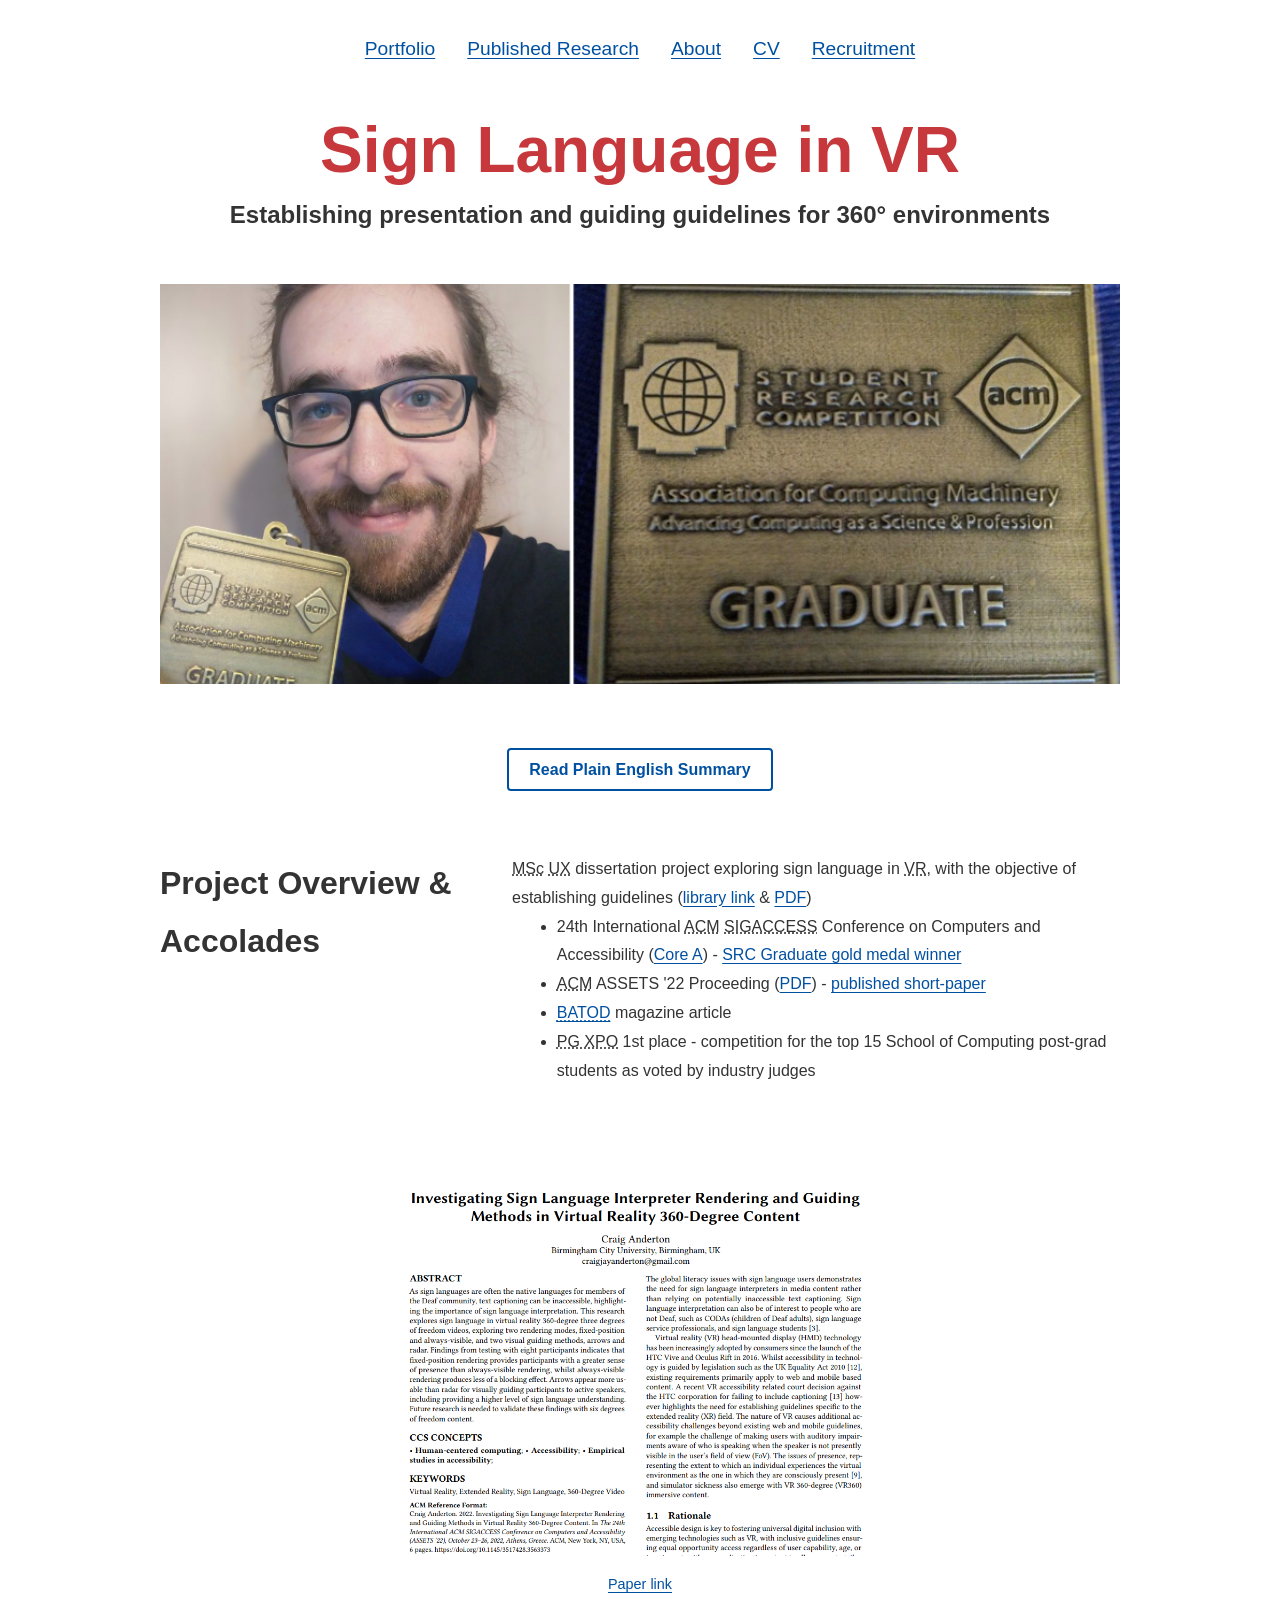
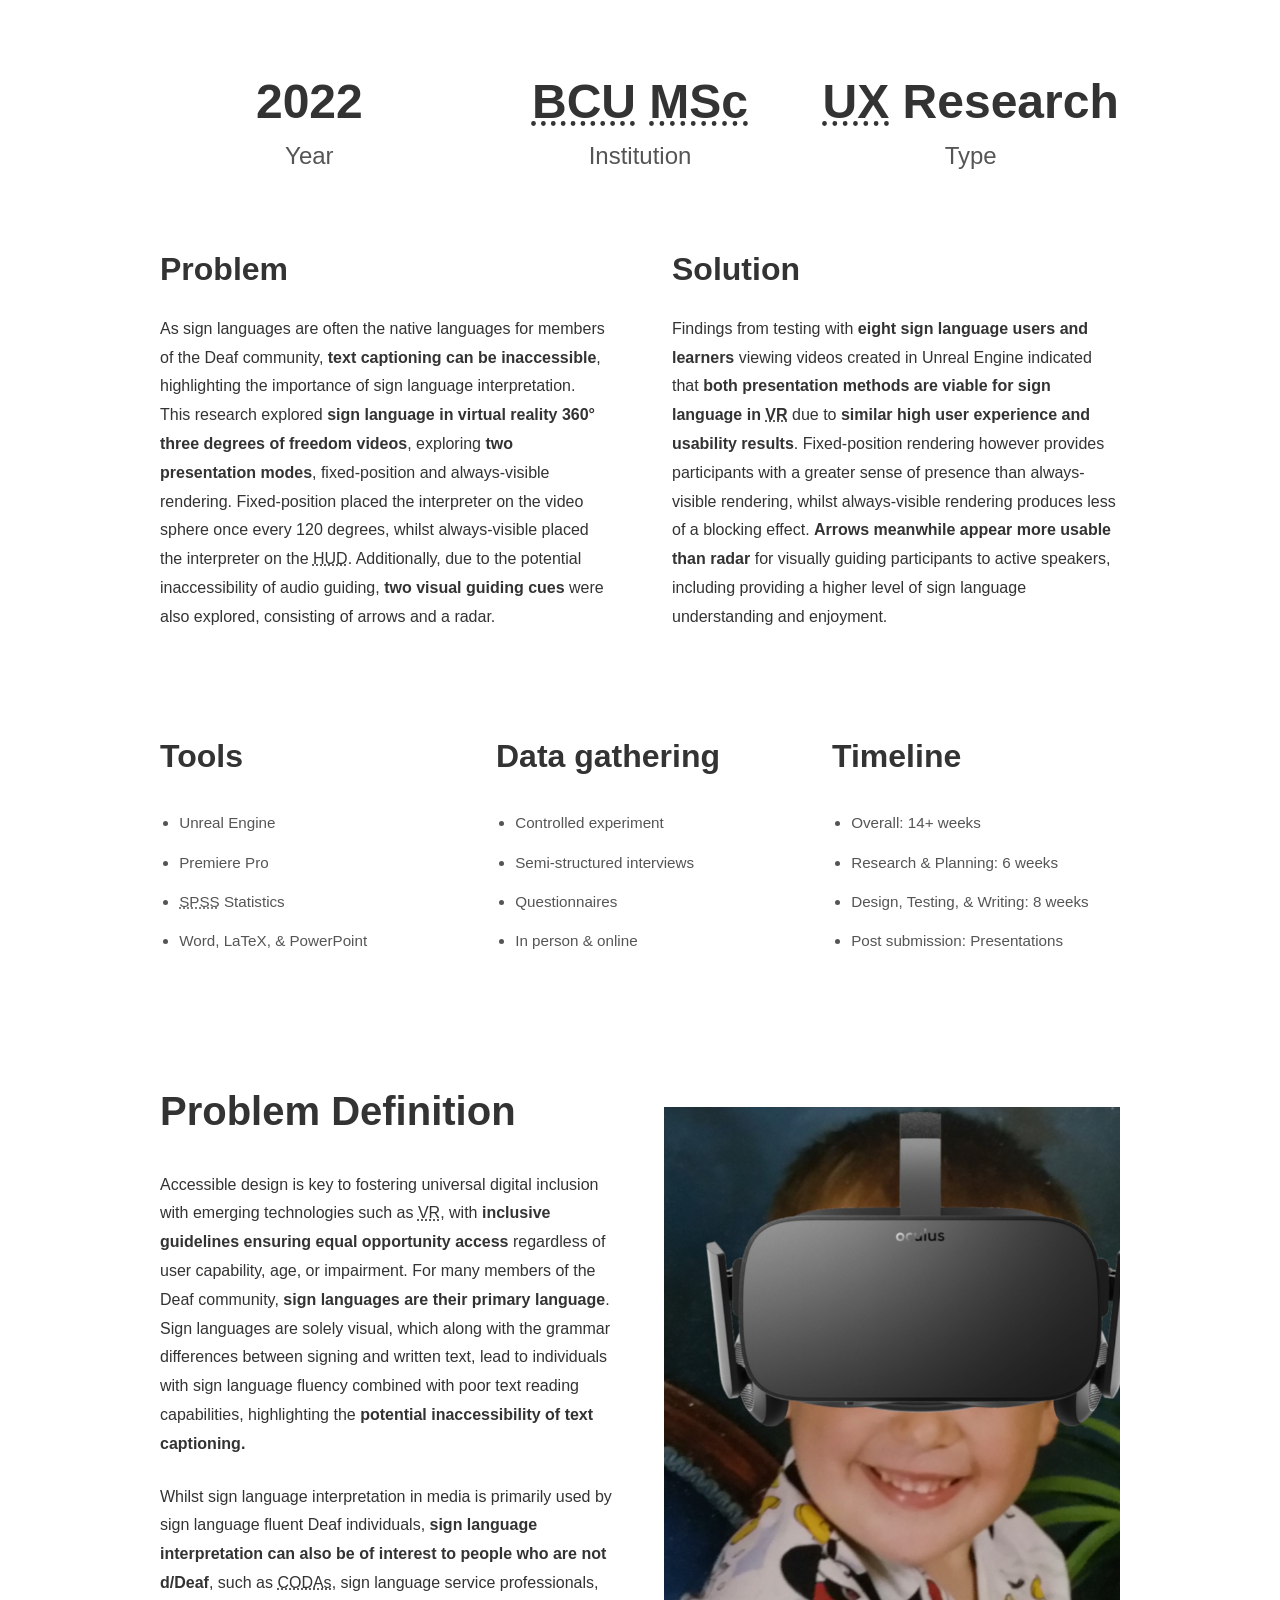
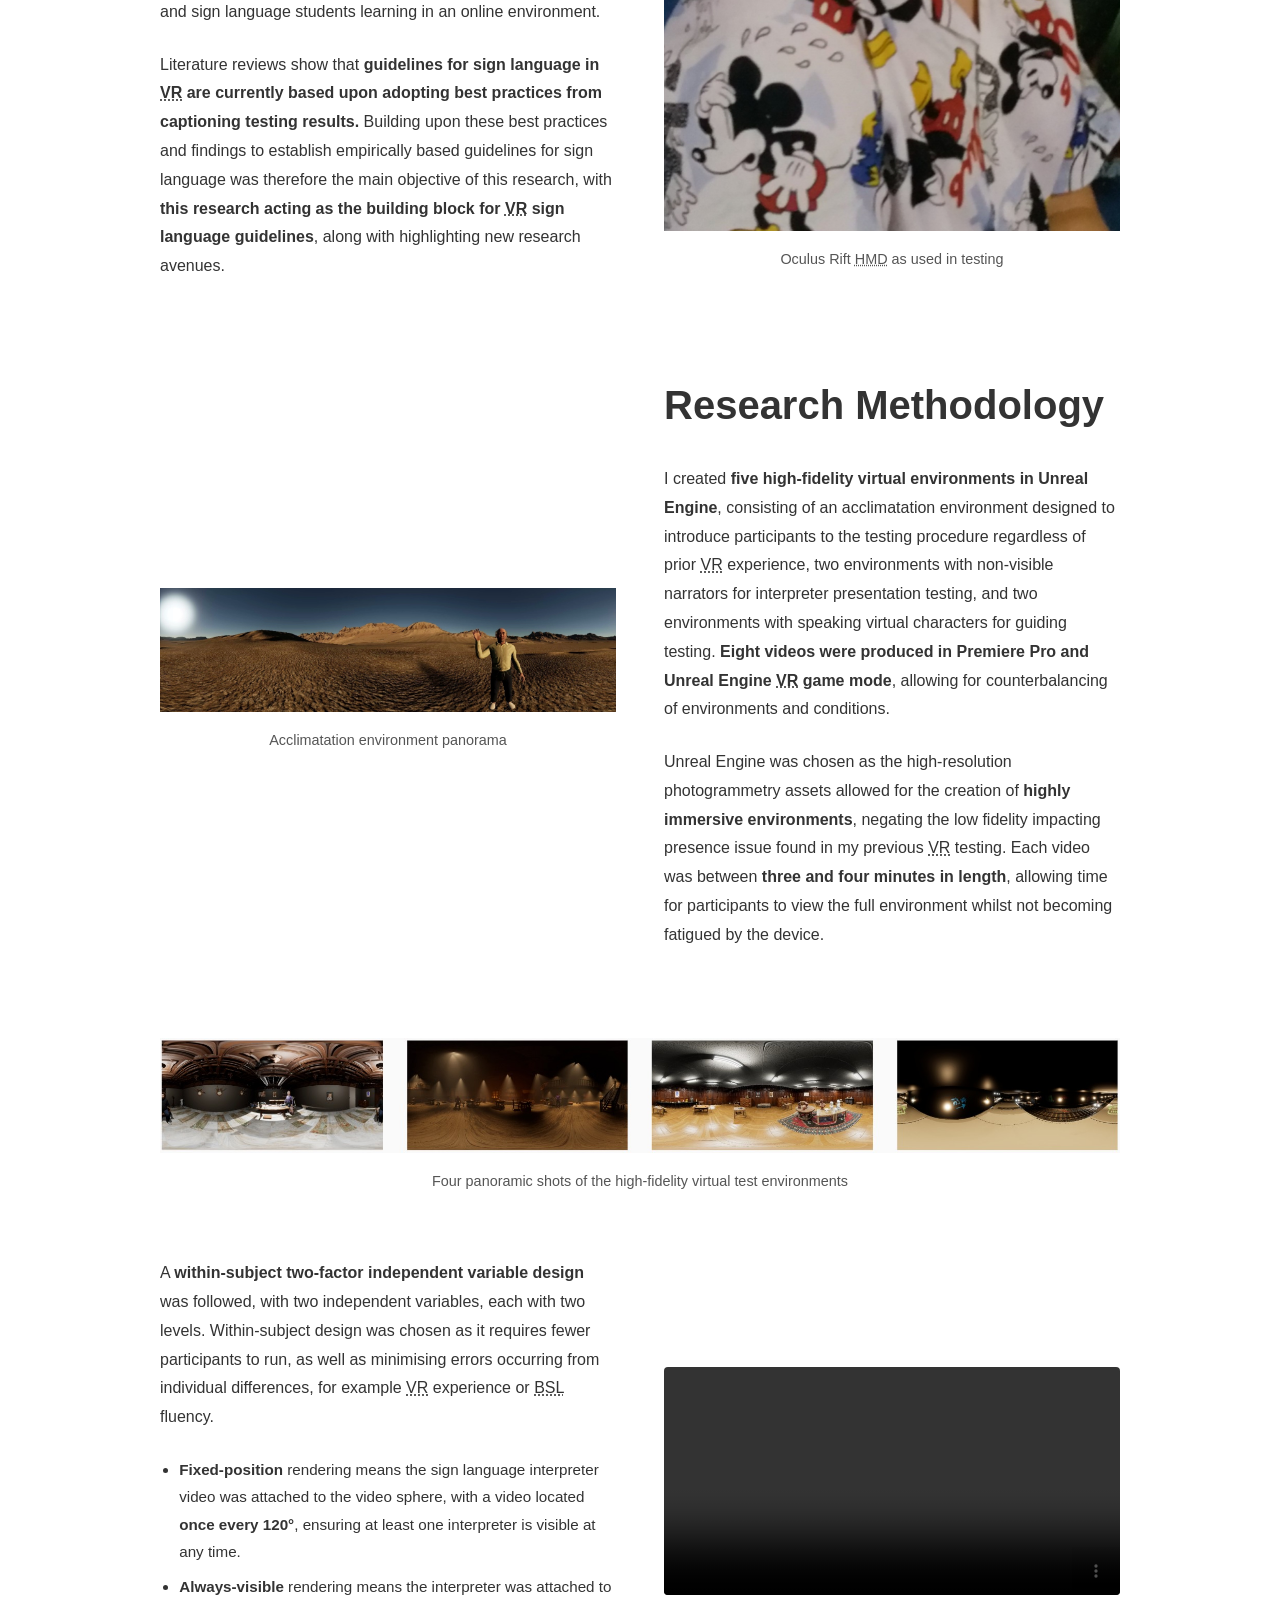
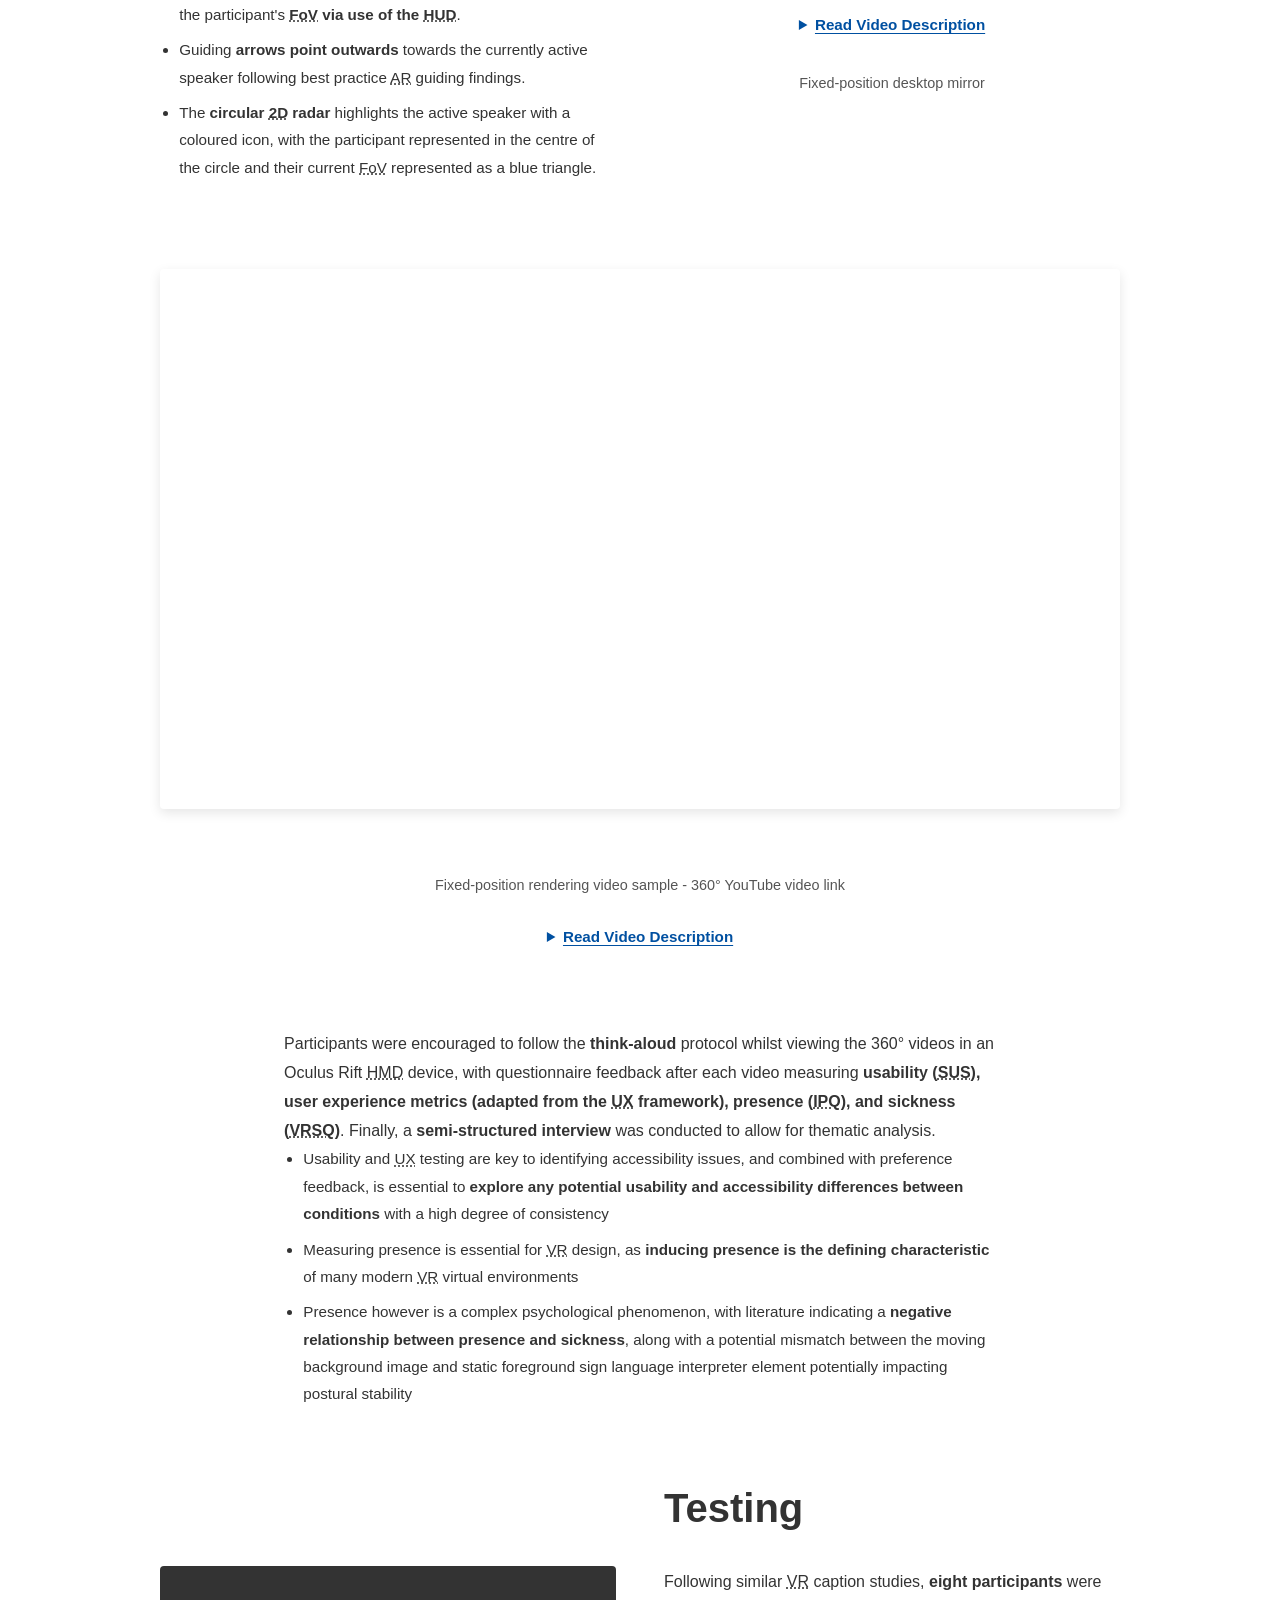
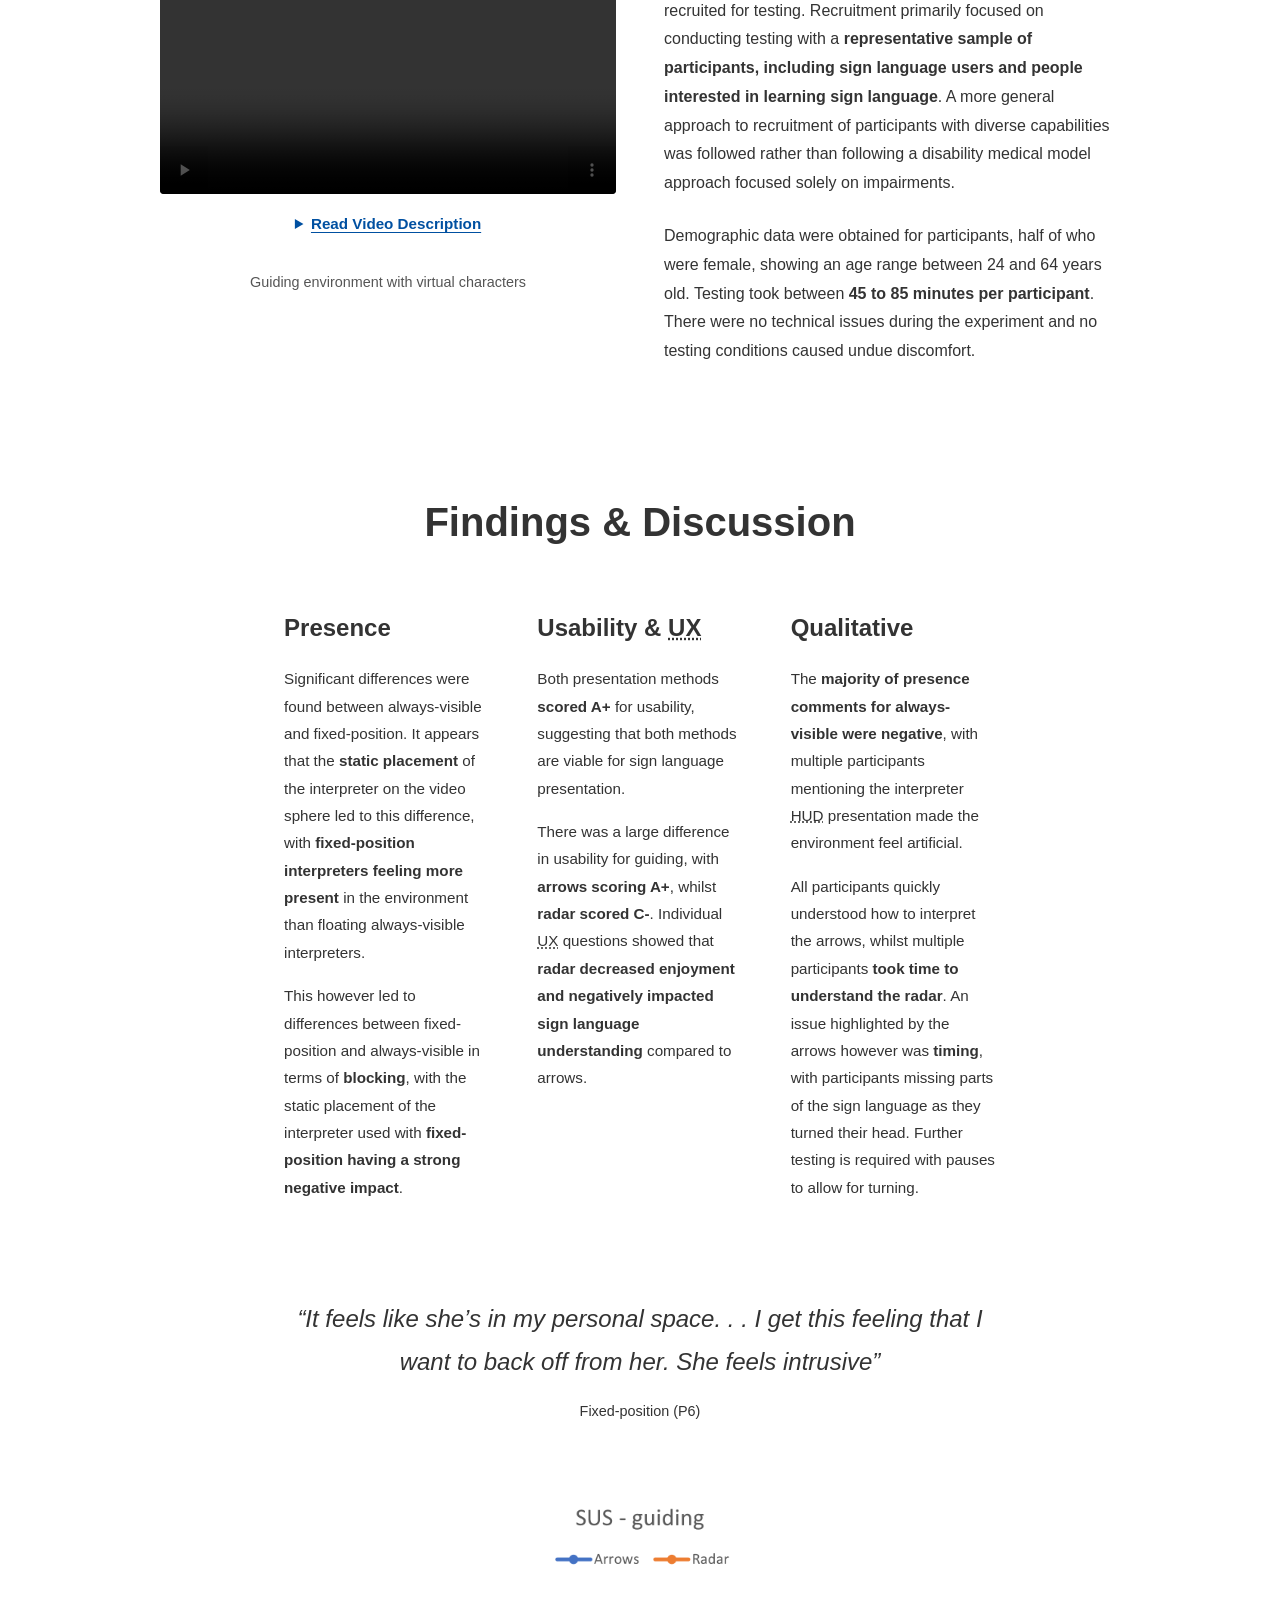
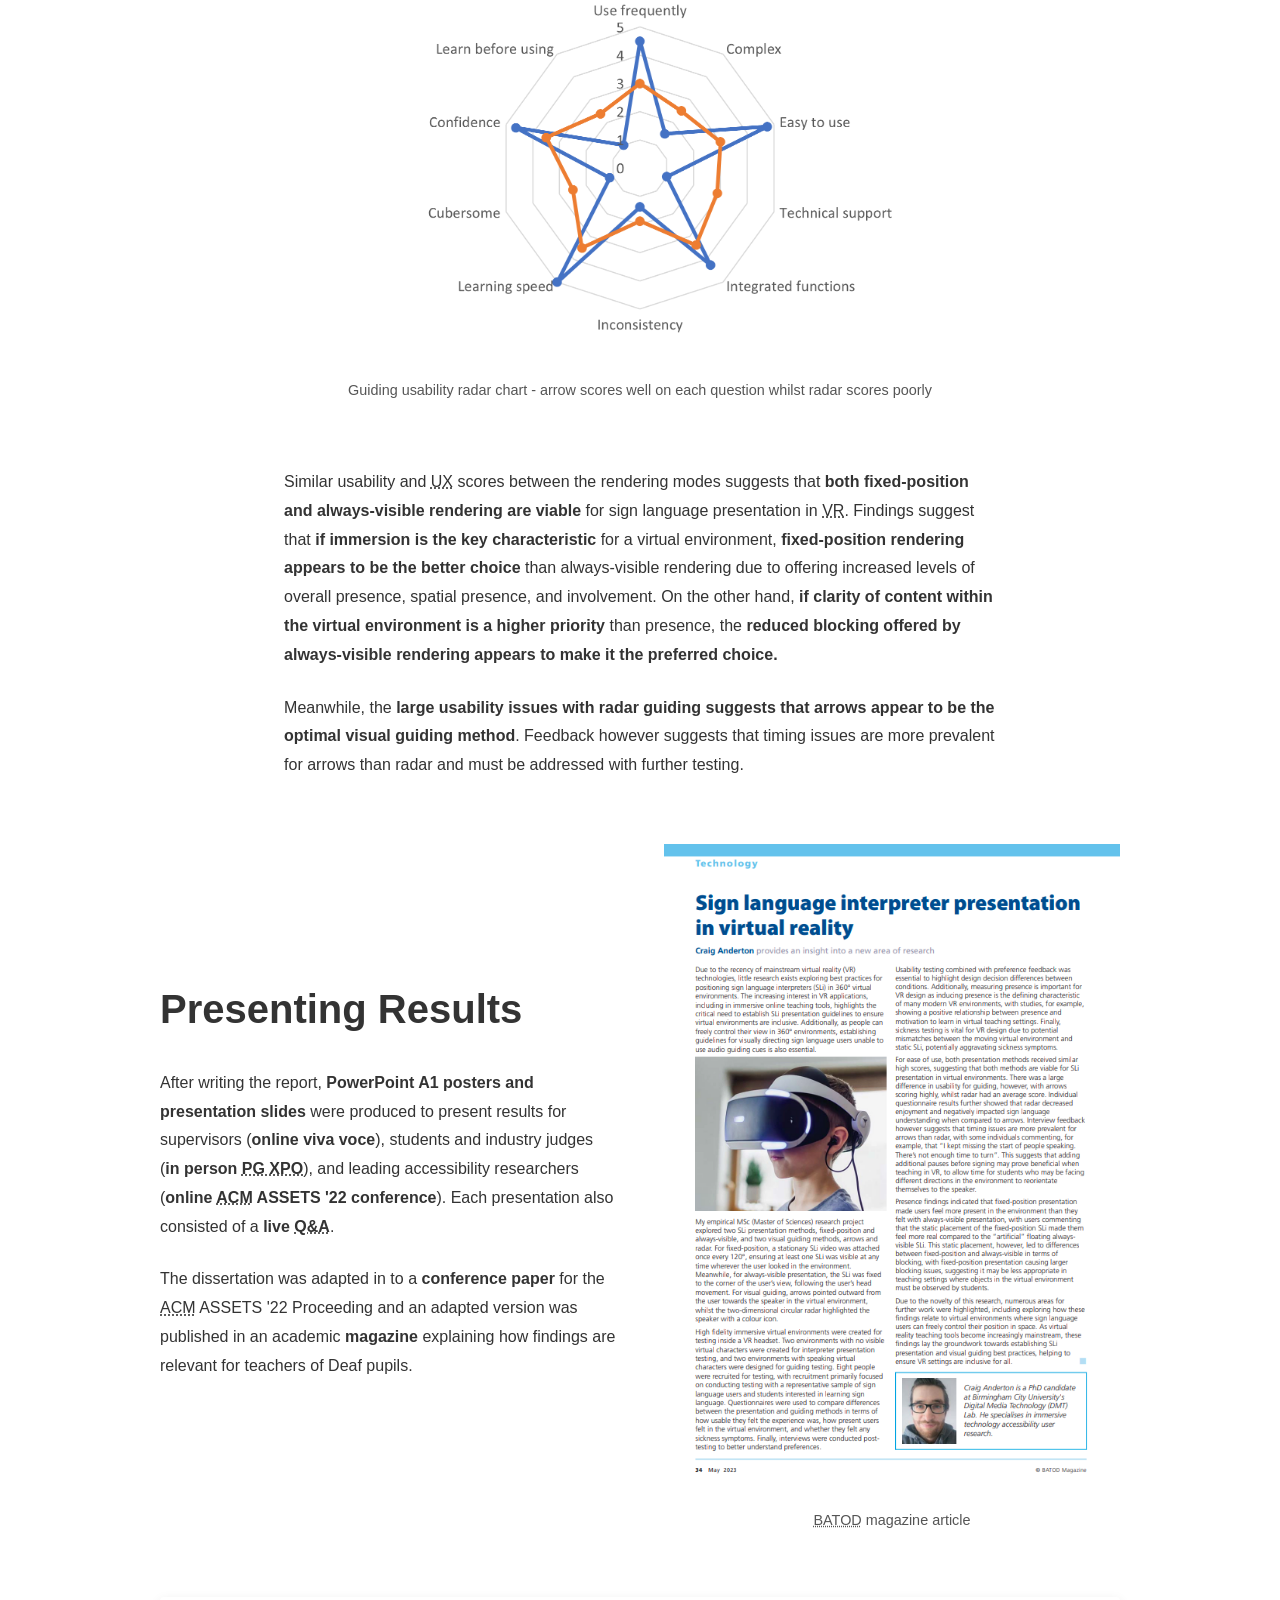
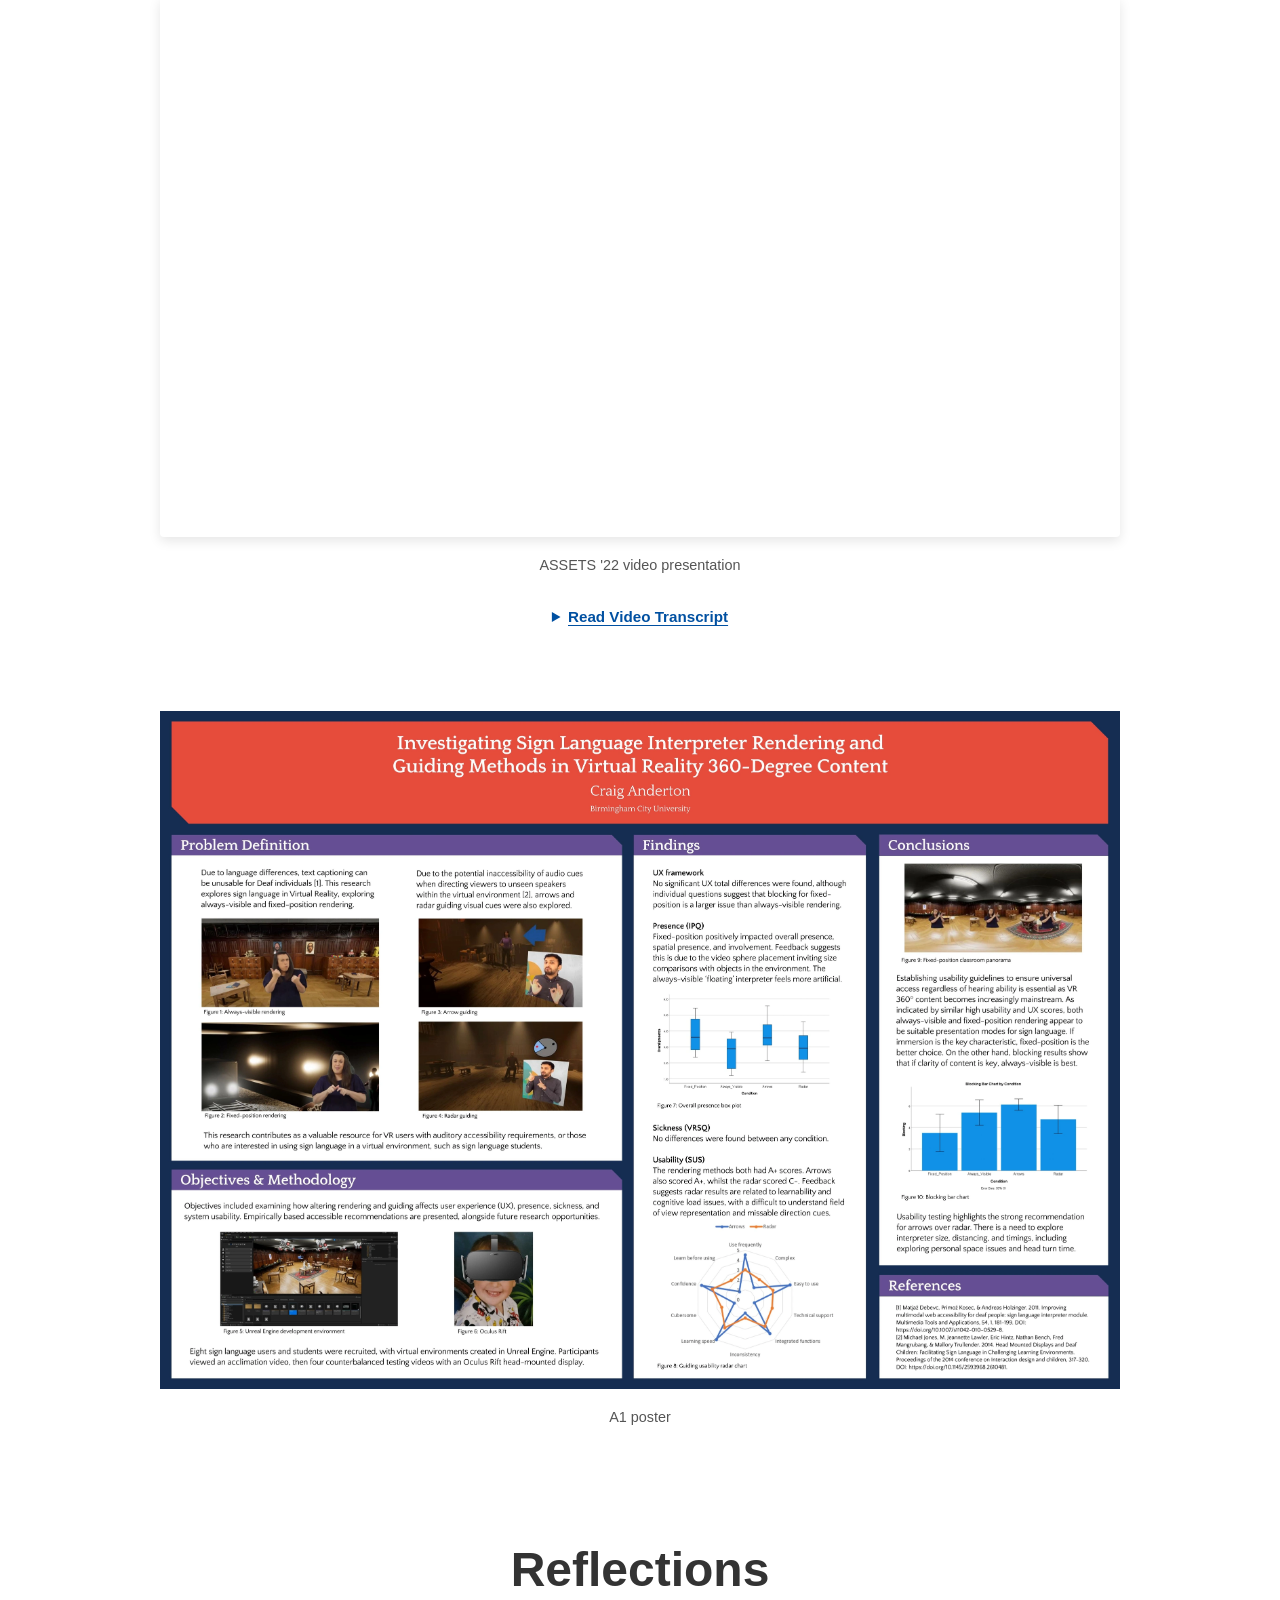
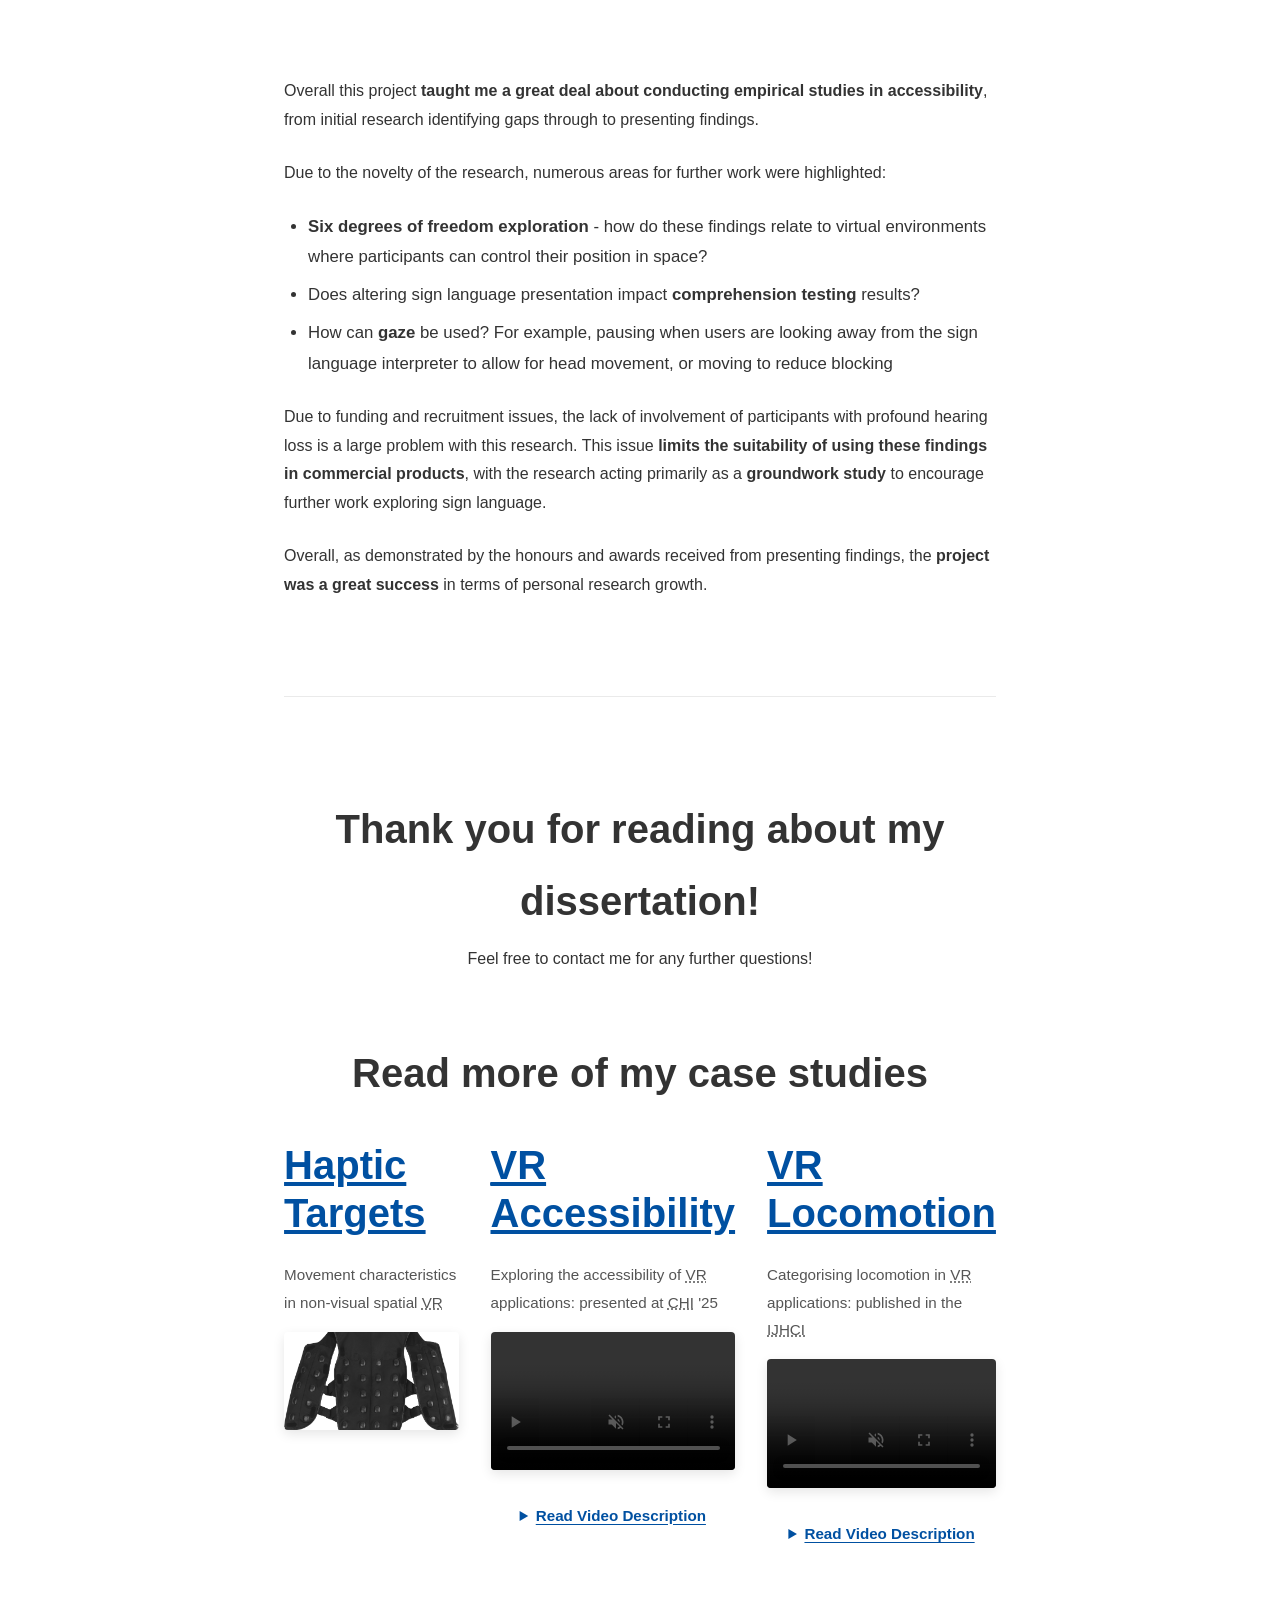
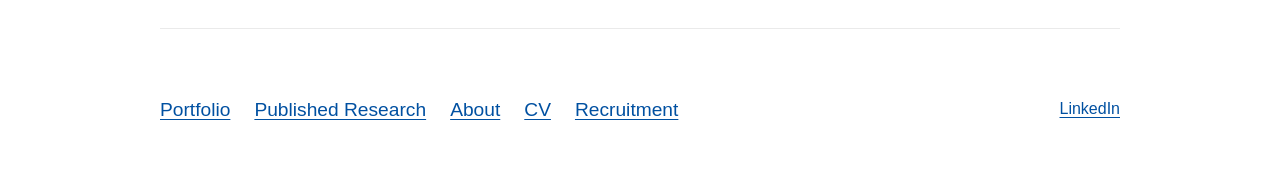
<file: sign-language-vr.html>
<!DOCTYPE html>
<html lang="en">
<head>
    <meta charset="UTF-8">
    <meta name="viewport" content="width=device-width, initial-scale=1.0">
    <title>Craig Anderton - Sign Language in VR</title>
    <link rel="stylesheet" href="style.css">
    
    <link rel="icon" type="image/png" href="images/favicon.png">
</head>
<body>

    <a href="#main-content" class="skip-link">Skip to main content</a>
    <div class="container">

    <header>
        <nav aria-label="Main Navigation">
            <ul>
                <li><a href="index.html" class="active">Portfolio</a></li>
                <li><a href="published-research.html">Published Research</a></li>
                <li><a href="about.html">About</a></li>
                <li><a href="https://drive.google.com/file/d/1RpUV4su2DPiBxyuv3WWRQjVJ-2SgkJfq/view?usp=drive_link" target="_blank" rel="noopener">CV<span class="sr-only"> (opens in a new tab)</span></a></li>
                <li><a href="https://craigandertonbcu.github.io/recruitment/" target="_blank" rel="noopener">Recruitment<span class="sr-only"> (opens in a new tab)</span></a></li>
            </ul>
        </nav>
    </header>

    <main id="main-content">
        
        <div class="project-header-text">
            <h1>Sign Language in VR</h1>
            <p>Establishing presentation and guiding guidelines for 360° environments</p>
        </div>

        <section class="project-hero-image" style="background-image: url('images/Screenshot 2026-06-20 232609.png');">
        </section>

        <div style="text-align: center; margin-bottom: 4rem;">
            <button id="summary-toggle" aria-expanded="false" aria-controls="objective-summary" class="toggle-btn">Read Plain English Summary</button>
            <div id="objective-summary" hidden class="plain-english-box" style="text-align: left;">
                <p>For many Deaf individuals, sign language is their first language, meaning standard text captions in videos can be hard to read. This project looked at how to put a sign language interpreter into a 360-degree virtual reality (<abbr title="Virtual Reality">VR</abbr>) video. I tested two ways to show the interpreter (fixed in the world vs. attached to the screen) and two ways to show the user where to look (arrows vs. a radar). I found that both ways of showing the interpreter work well depending on the goal of the video, but using arrows to guide people is much easier to understand than using a radar.</p>
            </div>
        </div>
            
            <section class="overview-grid" aria-labelledby="overview-heading">
                <h2 id="overview-heading">Project Overview & Accolades</h2>
                <div class="overview-content">
                    <p><abbr title="Master of Science">MSc</abbr> <abbr title="User Experience">UX</abbr> dissertation project exploring sign language in <abbr title="Virtual Reality">VR</abbr>, with the objective of establishing guidelines (<a href="https://librarysearch.bcu.ac.uk/permalink/44BCU_INST/2gdq2v/alma991003239682606701" target="_blank" rel="noopener">library link<span class="sr-only"> (opens in a new tab)</span></a> & <a href="https://drive.google.com/file/d/1-AvXyNc8suk4KvajkrKdZW8GQUV6iC2x/view?usp=sharing" target="_blank" rel="noopener">PDF<span class="sr-only"> (opens in a new tab)</span></a>)</p>
                    <ul>
                        <li>24th International <abbr title="Association for Computing Machinery">ACM</abbr> <abbr title="Special Interest Group on Accessible Computing">SIGACCESS</abbr> Conference on Computers and Accessibility (<a href="http://portal.core.edu.au/conf-ranks/?search=ASSETS&by=all&source=CORE2021&sort=atitle&page=1" target="_blank" rel="noopener">Core A<span class="sr-only"> (opens in a new tab)</span></a>) - <a href="https://assets22.sigaccess.org/award-winners.html" target="_blank" rel="noopener">SRC Graduate gold medal winner<span class="sr-only"> (opens in a new tab)</span></a></li>
                        <li><abbr title="Association for Computing Machinery">ACM</abbr> ASSETS '22 Proceeding (<a href="https://drive.google.com/file/d/1tMIE1WgCAmPEcH4moITNJA-59GGNFyZ5/view?usp=drive_link" target="_blank" rel="noopener">PDF<span class="sr-only"> (opens in a new tab)</span></a>) - <a href="https://doi.org/10.1145/3517428.3563373" target="_blank" rel="noopener">published short-paper<span class="sr-only"> (opens in a new tab)</span></a></li>
                        <li><a href="https://www.batod.org.uk/" target="_blank" rel="noopener"><abbr title="British Association of Teachers of the Deaf">BATOD</abbr><span class="sr-only"> (opens in a new tab)</span></a> magazine article</li>
                        <li><abbr title="Postgraduate Expo">PG XPO</abbr> 1st place - competition for the top 15 School of Computing post-grad students as voted by industry judges</li>
                    </ul>
                </div>
            </section>

            <figure class="project-figure paper-figure" style="margin-bottom: 5rem;">
                <img src="images/bm6I4Mylad0GVNmf.webp" alt="First page of the academic paper 'Investigating Sign Language Interpreter Rendering and Guiding Methods in Virtual Reality 360-Degree Content'" style="max-width: 80ch; margin: 0 auto;">
                <figcaption><a href="http://doi.org/10.1145/3517428.3563373" target="_blank" rel="noopener">Paper link<span class="sr-only"> (opens in a new tab)</span></a></figcaption>
            </figure>

            <section class="meta-stats" aria-label="Project Metadata">
                <div>
                    <h3>2022</h3>
                    <p>Year</p>
                </div>
                <div>
                    <h3><abbr title="Birmingham City University">BCU</abbr> <abbr title="Master of Science">MSc</abbr></h3>
                    <p>Institution</p>
                </div>
                <div>
                    <h3><abbr title="User Experience">UX</abbr> Research</h3>
                    <p>Type</p>
                </div>
            </section>

            <section class="meta-summary" aria-label="Project Summary">
                <div>
                    <h3>Problem</h3>
                    <p>As sign languages are often the native languages for members of the Deaf community, <strong>text captioning can be inaccessible</strong>, highlighting the importance of sign language interpretation. This research explored <strong>sign language in virtual reality 360° three degrees of freedom videos</strong>, exploring <strong>two presentation modes</strong>, fixed-position and always-visible rendering. Fixed-position placed the interpreter on the video sphere once every 120 degrees, whilst always-visible placed the interpreter on the <abbr title="Heads-Up Display">HUD</abbr>. Additionally, due to the potential inaccessibility of audio guiding, <strong>two visual guiding cues</strong> were also explored, consisting of arrows and a radar.</p>
                </div>
                <div>
                    <h3>Solution</h3>
                    <p>Findings from testing with <strong>eight sign language users and learners</strong> viewing videos created in Unreal Engine indicated that <strong>both presentation methods are viable for sign language in <abbr title="Virtual Reality">VR</abbr></strong> due to <strong>similar high user experience and usability results</strong>. Fixed-position rendering however provides participants with a greater sense of presence than always-visible rendering, whilst always-visible rendering produces less of a blocking effect. <strong>Arrows meanwhile appear more usable than radar</strong> for visually guiding participants to active speakers, including providing a higher level of sign language understanding and enjoyment.</p>
                </div>
            </section>

            <div class="takeaways-grid" style="margin-bottom: 6rem;">
                <div class="takeaway-column">
                    <h3 style="font-size: 2rem; font-weight: 900; margin-bottom: 1.5rem;">Tools</h3>
                    <ul>
                        <li>Unreal Engine</li>
                        <li>Premiere Pro</li>
                        <li><abbr title="Statistical Package for the Social Sciences">SPSS</abbr> Statistics</li>
                        <li>Word, LaTeX, & PowerPoint</li>
                    </ul>
                </div>
                <div class="takeaway-column">
                    <h3 style="font-size: 2rem; font-weight: 900; margin-bottom: 1.5rem;">Data gathering</h3>
                    <ul>
                        <li>Controlled experiment</li>
                        <li>Semi-structured interviews</li>
                        <li>Questionnaires</li>
                        <li>In person & online</li>
                    </ul>
                </div>
                <div class="takeaway-column">
                    <h3 style="font-size: 2rem; font-weight: 900; margin-bottom: 1.5rem;">Timeline</h3>
                    <ul>
                        <li>Overall: 14+ weeks</li>
                        <li>Research & Planning: 6 weeks</li>
                        <li>Design, Testing, & Writing: 8 weeks</li>
                        <li>Post submission: Presentations</li>
                    </ul>
                </div>
            </div>

            <div class="project-grid">
                <div class="project-text">
                    <h3>Problem Definition</h3>
                    <p>Accessible design is key to fostering universal digital inclusion with emerging technologies such as <abbr title="Virtual Reality">VR</abbr>, with <strong>inclusive guidelines ensuring equal opportunity access</strong> regardless of user capability, age, or impairment. For many members of the Deaf community, <strong>sign languages are their primary language</strong>. Sign languages are solely visual, which along with the grammar differences between signing and written text, lead to individuals with sign language fluency combined with poor text reading capabilities, highlighting the <strong>potential inaccessibility of text captioning.</strong></p>
                    <p>Whilst sign language interpretation in media is primarily used by sign language fluent Deaf individuals, <strong>sign language interpretation can also be of interest to people who are not d/Deaf</strong>, such as <abbr title="Children of Deaf Adults">CODAs</abbr>, sign language service professionals, and sign language students learning in an online environment.</p>
                    <p>Literature reviews show that <strong>guidelines for sign language in <abbr title="Virtual Reality">VR</abbr> are currently based upon adopting best practices from captioning testing results.</strong> Building upon these best practices and findings to establish empirically based guidelines for sign language was therefore the main objective of this research, with <strong>this research acting as the building block for <abbr title="Virtual Reality">VR</abbr> sign language guidelines</strong>, along with highlighting new research avenues.</p>
                </div>
                <figure class="project-figure">
                    <img src="images/ycr7By9dqgb4RApw.webp" alt="A person wearing an Oculus Rift VR headset smiling">
                    <figcaption>Oculus Rift <abbr title="Head-Mounted Display">HMD</abbr> as used in testing</figcaption>
                </figure>
            </div>

            <div class="project-grid">
                <figure class="project-figure">
                    <img src="images/ErSdl2SSlDKAQvA9.webp" alt="Panorama of a virtual desert environment with a character waving">
                    <figcaption>Acclimatation environment panorama</figcaption>
                </figure>
                <div class="project-text">
                    <h3>Research Methodology</h3>
                    <p>I created <strong>five high-fidelity virtual environments in Unreal Engine</strong>, consisting of an acclimatation environment designed to introduce participants to the testing procedure regardless of prior <abbr title="Virtual Reality">VR</abbr> experience, two environments with non-visible narrators for interpreter presentation testing, and two environments with speaking virtual characters for guiding testing. <strong>Eight videos were produced in Premiere Pro and Unreal Engine <abbr title="Virtual Reality">VR</abbr> game mode</strong>, allowing for counterbalancing of environments and conditions.</p>
                    <p>Unreal Engine was chosen as the high-resolution photogrammetry assets allowed for the creation of <strong>highly immersive environments</strong>, negating the low fidelity impacting presence issue found in my previous <abbr title="Virtual Reality">VR</abbr> testing. Each video was between <strong>three and four minutes in length</strong>, allowing time for participants to view the full environment whilst not becoming fatigued by the device.</p>
                </div>
            </div>

            <figure class="full-width-image">
                <img src="images/Screenshot 2026-04-02 162200.jpg" alt="Four panoramic shots of the high-fidelity virtual test environments">
                <figcaption style="text-align: center;">Four panoramic shots of the high-fidelity virtual test environments</figcaption>
            </figure>

            <div class="project-grid">
                <div class="project-text">
                    <p>A <strong>within-subject two-factor independent variable design</strong> was followed, with two independent variables, each with two levels. Within-subject design was chosen as it requires fewer participants to run, as well as minimising errors occurring from individual differences, for example <abbr title="Virtual Reality">VR</abbr> experience or <abbr title="British Sign Language">BSL</abbr> fluency.</p>
                    <ul style="padding-left: 1.2rem; font-size: 0.95rem;">
                        <li style="margin-bottom: 0.5rem;"><strong>Fixed-position</strong> rendering means the sign language interpreter video was attached to the video sphere, with a video located <strong>once every 120°</strong>, ensuring at least one interpreter is visible at any time.</li>
                        <li style="margin-bottom: 0.5rem;"><strong>Always-visible</strong> rendering means the interpreter was attached to the participant's <strong><abbr title="Field of View">FoV</abbr> via use of the <abbr title="Heads-Up Display">HUD</abbr></strong>.</li>
                        <li style="margin-bottom: 0.5rem;">Guiding <strong>arrows point outwards</strong> towards the currently active speaker following best practice <abbr title="Augmented Reality">AR</abbr> guiding findings.</li>
                        <li style="margin-bottom: 0.5rem;">The <strong>circular <abbr title="Two-Dimensional">2D</abbr> radar</strong> highlights the active speaker with a coloured icon, with the participant represented in the centre of the circle and their current <abbr title="Field of View">FoV</abbr> represented as a blue triangle.</li>
                    </ul>
                </div>
                <figure class="project-figure">
                    <video loop muted playsinline controls aria-label="Desktop mirror screenshot showing a fixed-position sign language interpreter integrated into a virtual wood-paneled room" style="width: 100%; border-radius: 4px; display: block;">
                        <source src="images/aLD7ZMbfqZAvrCjD.mp4" type="video/mp4">
                        Your browser does not support the video tag.
                    </video>
                    <details class="video-transcript">
                        <summary>Read Video Description</summary>
                        <p>A stationary sign language interpreter appears seamlessly integrated within the virtual environment, allowing the user to turn their head without the interpreter moving across the field of view.</p>
                    </details>
                    <figcaption>Fixed-position desktop mirror</figcaption>
                </figure>
            </div>

            <figure class="full-width-image" style="margin-top: 2rem;">
                <div class="video-container">
                    <iframe src="https://www.youtube.com/embed/f7a6XX-Ta7Y" title="120 Degrees Rendering" allow="accelerometer; autoplay; clipboard-write; encrypted-media; gyroscope; picture-in-picture" allowfullscreen></iframe>
                </div>
                <figcaption style="text-align: center;">Fixed-position rendering video sample - 360° YouTube video link</figcaption>
                <details class="video-transcript" style="max-width: 80ch; margin: 1rem auto;">
                    <summary>Read Video Description</summary>
                    <p>A 360-degree silent video demonstration showing a sign language interpreter embedded within a virtual classroom environment. The interpreter's position remains static relative to the digital world as the camera pans around. Click and drag your mouse or rotate your phone to move the camera.</p>
                </details>
            </figure>

            <div style="max-width: 80ch; margin: 4rem auto;">
                <p style="text-align: left;">Participants were encouraged to follow the <strong>think-aloud</strong> protocol whilst viewing the 360° videos in an Oculus Rift <abbr title="Head-Mounted Display">HMD</abbr> device, with questionnaire feedback after each video measuring <strong>usability (<abbr title="System Usability Scale">SUS</abbr>), user experience metrics (adapted from the <abbr title="User Experience">UX</abbr> framework), presence (<abbr title="Igroup Presence Questionnaire">IPQ</abbr>), and sickness (<abbr title="Virtual Reality Sickness Questionnaire">VRSQ</abbr>)</strong>. Finally, a <strong>semi-structured interview</strong> was conducted to allow for thematic analysis.</p>
                <ul style="padding-left: 1.2rem; font-size: 0.95rem;">
                    <li style="margin-bottom: 0.5rem;">Usability and <abbr title="User Experience">UX</abbr> testing are key to identifying accessibility issues, and combined with preference feedback, is essential to <strong>explore any potential usability and accessibility differences between conditions</strong> with a high degree of consistency</li>
                    <li style="margin-bottom: 0.5rem;">Measuring presence is essential for <abbr title="Virtual Reality">VR</abbr> design, as <strong>inducing presence is the defining characteristic</strong> of many modern <abbr title="Virtual Reality">VR</abbr> virtual environments</li>
                    <li style="margin-bottom: 0.5rem;">Presence however is a complex psychological phenomenon, with literature indicating a <strong>negative relationship between presence and sickness</strong>, along with a potential mismatch between the moving background image and static foreground sign language interpreter element potentially impacting postural stability</li>
                </ul>
            </div>

            <div class="project-grid">
                <figure class="project-figure">
                    <video loop muted playsinline controls aria-label="Screenshot of the guiding environment with virtual characters sitting at tables" style="width: 100%; border-radius: 4px; display: block;">
                        <source src="images/XjrNq1ApZcZhjmNV.mp4" type="video/mp4">
                        Your browser does not support the video tag.
                    </video>
                    <details class="video-transcript">
                        <summary>Read Video Description</summary>
                        <p>A virtual environment depicting characters opposite one another as the camera rotates.</p>
                    </details>
                    <figcaption>Guiding environment with virtual characters</figcaption>
                </figure>
                <div class="project-text">
                    <h3>Testing</h3>
                    <p>Following similar <abbr title="Virtual Reality">VR</abbr> caption studies, <strong>eight participants</strong> were recruited for testing. Recruitment primarily focused on conducting testing with a <strong>representative sample of participants, including sign language users and people interested in learning sign language</strong>. A more general approach to recruitment of participants with diverse capabilities was followed rather than following a disability medical model approach focused solely on impairments.</p>
                    <p>Demographic data were obtained for participants, half of who were female, showing an age range between 24 and 64 years old. Testing took between <strong>45 to 85 minutes per participant</strong>. There were no technical issues during the experiment and no testing conditions caused undue discomfort.</p>
                </div>
            </div>

            <div class="centered-section">
                <h2>Findings & Discussion</h2>
                <div class="takeaways-grid">
                    <div class="takeaway-column">
                        <h3>Presence</h3>
                        <p style="font-size: 0.95rem; margin-bottom: 1rem;">Significant differences were found between always-visible and fixed-position. It appears that the <strong>static placement</strong> of the interpreter on the video sphere led to this difference, with <strong>fixed-position interpreters feeling more present</strong> in the environment than floating always-visible interpreters.</p>
                        <p style="font-size: 0.95rem;">This however led to differences between fixed-position and always-visible in terms of <strong>blocking</strong>, with the static placement of the interpreter used with <strong>fixed-position having a strong negative impact</strong>.</p>
                    </div>
                    <div class="takeaway-column">
                        <h3>Usability & <abbr title="User Experience">UX</abbr></h3>
                        <p style="font-size: 0.95rem; margin-bottom: 1rem;">Both presentation methods <strong>scored A+</strong> for usability, suggesting that both methods are viable for sign language presentation.</p>
                        <p style="font-size: 0.95rem;">There was a large difference in usability for guiding, with <strong>arrows scoring A+</strong>, whilst <strong>radar scored C-</strong>. Individual <abbr title="User Experience">UX</abbr> questions showed that <strong>radar decreased enjoyment and negatively impacted sign language understanding</strong> compared to arrows.</p>
                    </div>
                    <div class="takeaway-column">
                        <h3>Qualitative</h3>
                        <p style="font-size: 0.95rem; margin-bottom: 1rem;">The <strong>majority of presence comments for always-visible were negative</strong>, with multiple participants mentioning the interpreter <abbr title="Heads-Up Display">HUD</abbr> presentation made the environment feel artificial.</p>
                        <p style="font-size: 0.95rem;">All participants quickly understood how to interpret the arrows, whilst multiple participants <strong>took time to understand the radar</strong>. An issue highlighted by the arrows however was <strong>timing</strong>, with participants missing parts of the sign language as they turned their head. Further testing is required with pauses to allow for turning.</p>
                    </div>
                </div>
            </div>

            <div class="centered-section">
                <p style="font-size: 1.5rem; font-style: italic; color: var(--text-main); max-width: 700px; margin: 0 auto 1rem;">“It feels like she’s in my personal space. . . I get this feeling that I want to back off from her. She feels intrusive”</p>
                <p style="font-size: 0.9rem;">Fixed-position (P6)</p>
            </div>

            <figure class="full-width-image" style="max-width: 80ch; margin: 4rem auto;">
                <img src="images/hlnvGqdcDqEcM5Wb.webp" alt="Radar chart comparing usability scores of Arrows vs Radar. Arrows score consistently higher on all positive metrics.">
                <figcaption style="text-align: center;">Guiding usability radar chart - arrow scores well on each question whilst radar scores poorly</figcaption>
            </figure>

            <div style="max-width: 80ch; margin: 4rem auto;">
                <p style="margin-bottom: 1.5rem; text-align: left;">Similar usability and <abbr title="User Experience">UX</abbr> scores between the rendering modes suggests that <strong>both fixed-position and always-visible rendering are viable</strong> for sign language presentation in <abbr title="Virtual Reality">VR</abbr>. Findings suggest that <strong>if immersion is the key characteristic</strong> for a virtual environment, <strong>fixed-position rendering appears to be the better choice</strong> than always-visible rendering due to offering increased levels of overall presence, spatial presence, and involvement. On the other hand, <strong>if clarity of content within the virtual environment is a higher priority</strong> than presence, the <strong>reduced blocking offered by always-visible rendering appears to make it the preferred choice.</strong></p>
                <p style="text-align: left;">Meanwhile, the <strong>large usability issues with radar guiding suggests that arrows appear to be the optimal visual guiding method</strong>. Feedback however suggests that timing issues are more prevalent for arrows than radar and must be addressed with further testing.</p>
            </div>

            <div class="project-grid">
                <div class="project-text">
                    <h3>Presenting Results</h3>
                    <p>After writing the report, <strong>PowerPoint A1 posters and presentation slides</strong> were produced to present results for supervisors (<strong>online viva voce</strong>), students and industry judges (<strong>in person <abbr title="Postgraduate Expo">PG XPO</abbr></strong>), and leading accessibility researchers (<strong>online <abbr title="Association for Computing Machinery">ACM</abbr> ASSETS '22 conference</strong>). Each presentation also consisted of a <strong>live <abbr title="Question and Answer">Q&A</abbr></strong>.</p>
                    <p>The dissertation was adapted in to a <strong>conference paper</strong> for the <abbr title="Association for Computing Machinery">ACM</abbr> ASSETS '22 Proceeding and an adapted version was published in an academic <strong>magazine</strong> explaining how findings are relevant for teachers of Deaf pupils.</p>
                </div>
                <figure class="project-figure">
                    <img src="images/T2RjvYeJPnWNak96.webp" alt="BATOD magazine article about sign language interpreter presentation in virtual reality">
                    <figcaption><abbr title="British Association of Teachers of the Deaf">BATOD</abbr> magazine article</figcaption>
                </figure>
            </div>

            <figure class="full-width-image" style="margin-top: 4rem;">
                <div class="video-container" style="margin-bottom: 1rem;">
                    <iframe src="https://www.youtube.com/embed/ARbyAw6CCoQ" title="ASSETS 22 video presentation" allow="accelerometer; autoplay; clipboard-write; encrypted-media; gyroscope; picture-in-picture" allowfullscreen></iframe>
                </div>
                <figcaption style="text-align: center;">ASSETS '22 video presentation</figcaption>
                <details class="video-transcript" style="max-width: 80ch; margin: 1rem auto;">
                    <summary>Read Video Transcript</summary>
                    <p>Hello, my name's Craig, I’ve been investigating sign language interpreter rendering and guiding methods in virtual reality 360-degree content. For many Deaf individuals, sign languages are their primary language, meaning text captioning may be inaccessible. Auditory accessibility is vital to ensure digital inclusion in technology and reduce the digital divide caused by inaccessible design. Virtual reality is a growing area of interest, with inclusive guidelines still actively emerging. The primary objective for this research was to establish presentation and guiding guidelines for sign language in three degrees of freedom 360-degree content.</p>

                    <p>Overall, research has provided no clear conclusions about <abbr title="Virtual Reality">VR</abbr> subtitle presentation preferences. Sign languages have been explored more thoroughly in augmented reality, with findings indicating for example preferences for outward facing direction cues due to higher levels of glanceable understanding. The ImAc player was designed with customisable sign language presentation offered. However, recommendations for presentation of sign language are currently entirely based upon adopting subtitle guidelines.</p>

                    <p>Unreal Engine 5 was used to create the virtual environments, with the testing design following a within-subject two-factor independent variable design. Five environments were created, including the acclimation environment pictured here. This was designed to introduce all participants to the Oculus Rift head-mounted display and the testing procedure. The testing itself consisted of eight videos, with each participant viewing four testing videos, with condition and environment ordering both counterbalanced. Two environments were designed for rendering, containing non-visible narrators to isolate the rendering variable by eliminating the need for guiding. The two guiding environments meanwhile had two virtual characters placed in the environment opposite one another, with the participant placed in the middle to ensure that participants would be guided to speakers outside of their field of view. The following two slides showcase panorama screenshots of the environments, firstly consisting of a train station and a classroom for the rendering testing, and secondly consisting of a saloon and an office for the guiding testing.</p>

                    <p>The dependent variables were user experience, presence, sickness, and usability, all measured with separate questionnaires for each variable immediately following every video. User experience questions were based upon the <abbr title="User Experience">UX</abbr> framework, exploring issues such as sign language understanding and blocking. Measuring presence is vital for <abbr title="Virtual Reality">VR</abbr> design, as inducing presence is the defining characteristic for many modern virtual environments. Literature indicates that non-visually integrated elements, such as <abbr title="Two-Dimensional">2D</abbr> videos, may have the potential to exacerbate sickness due to mismatches between the moving background and the static foreground element. Finally, <abbr title="System Usability Scale">SUS</abbr> was used as it provides reliable and highly consistent feedback on system usability, essential for understanding how usable the accessibility features are. Due to the use of Likert-scale data, semi-continuous total scores were examined with <abbr title="Statistical Package for the Social Sciences">SPSS</abbr>.</p>

                    <p>User experience results showed no significant overall differences. Individual user experience question differences were found between fixed-position and always-visible in terms of blocking, with the static placement of the interpreter used with fixed-position rendering having a strong negative impact on blocking. In terms of presence, significant differences were found between always-visible and fixed-position. It appears that the static placement of the interpreter on the video sphere led to this difference, with qualitative feedback supporting these statistical results. For sickness, all conditions showed low results. The testing procedure likely influenced these findings, with designs aimed at minimising sickness symptoms. Usability findings showed no significant differences between the rendering modes. There was a large difference in usability for guiding however, with arrows scoring A plus, whilst radar scored C minus.</p>

                    <p>For rendering modes, the two main feedback themes were presence and blocking, with fixed-position receiving mostly negative blocking comments, whilst always-visible received positive. Meanwhile, the majority of presence comments for always-visible were negative, with multiple participants mentioning the interpreter <abbr title="Heads-Up Display">HUD</abbr> presentation made the environment feel more artificial. This is opposed to fixed-position, where the majority of presence comments were positive, with comments that the static positioning meant the interpreter appeared more like she was present with them. For guiding, learnability was highlighted for both methods, with all participants quickly understanding how to interpret the arrows, whilst multiple participants took time to understand the radar. An issue highlighted by the arrows was timing, with participants missing parts of the sign language as they turned their head following arrows.</p>

                    <p>Numerous potential research avenues were highlighted, largely from semi-structed interview suggestions and think-aloud thematic analysis. Distancing appears to have an impact for fixed-position rendering, for example with potential personal space issues, highlighting the need for further testing. Arrow testing highlighted the issue of timing in <abbr title="Virtual Reality">VR</abbr>, with testing needed for example to explore adding pauses to allow for head turn. Finally, sign language rendering and guiding must be explored in complex virtual environments such as 6 degree of freedom content.</p>

                    <p>In conclusion, fixed-position rendering appears to provide participants with a greater sense of presence than always-visible rendering due to the static placement of the interpreter on the video sphere, whilst always-visible rendering produces less of a blocking effect, with participants able to move the interpreter with head movements to view the environment. As both methods had similar high usability and <abbr title="User Experience">UX</abbr> scores, both rendering methods are viable for sign language presentation, with the best choice depending on content goals. For guiding, arrows appear to be the preferred visual guiding method due to being more usable than radar, including offering greater levels of enjoyment and understanding. Further testing is needed to explore the suitability of these requirements in six degree of freedom content.</p>
                </details>
            </figure>

            <figure class="full-width-image" style="margin-bottom: 6rem;">
                <img src="images/xfltIqzRzbveqSLb (1).webp" alt="A1 poster detailing the sign language in VR study methodology, findings, and conclusions">
                <figcaption style="text-align: center;">A1 poster</figcaption>
            </figure>

            <div class="centered-section" style="margin-top: 2rem;">
                <h2 style="font-size: 3rem;">Reflections</h2>
            </div>

            <div class="reflections-text" style="max-width: 80ch; margin: 0 auto 6rem; text-align: left;">
                <p style="margin-bottom: 1.5rem;">Overall this project <strong>taught me a great deal about conducting empirical studies in accessibility</strong>, from initial research identifying gaps through to presenting findings.</p>
                <p style="margin-bottom: 1.5rem;">Due to the novelty of the research, numerous areas for further work were highlighted:</p>
                <ul style="padding-left: 1.5rem; margin-bottom: 1.5rem; font-size: 1.05rem; line-height: 1.8;">
                    <li style="margin-bottom: 0.5rem;"><strong>Six degrees of freedom exploration</strong> - how do these findings relate to virtual environments where participants can control their position in space?</li>
                    <li style="margin-bottom: 0.5rem;">Does altering sign language presentation impact <strong>comprehension testing</strong> results?</li>
                    <li style="margin-bottom: 0.5rem;">How can <strong>gaze</strong> be used? For example, pausing when users are looking away from the sign language interpreter to allow for head movement, or moving to reduce blocking</li>
                </ul>
                <p style="margin-bottom: 1.5rem;">Due to funding and recruitment issues, the lack of involvement of participants with profound hearing loss is a large problem with this research. This issue <strong>limits the suitability of using these findings in commercial products</strong>, with the research acting primarily as a <strong>groundwork study</strong> to encourage further work exploring sign language.</p>
                <p>Overall, as demonstrated by the honours and awards received from presenting findings, the <strong>project was a great success</strong> in terms of personal research growth.</p>
            </div>

            <div class="centered-section" style="border-top: 1px solid #eaeaea; padding-top: 6rem;">
                <h2 style="font-size: 2.5rem; margin-bottom: 0.5rem;">Thank you for reading about my dissertation!</h2>
                <p style="margin-bottom: 4rem;">Feel free to contact me for any further questions!</p>
                
                <h3>Read more of my case studies</h3>
                
                <div class="portfolio-grid three-columns" style="margin-top: 2rem;">
                    
                    <div class="portfolio-card">
                        <div class="portfolio-meta">
                            <h3><a href="haptic-target-selection.html">Haptic Targets</a></h3>
                            <p>Movement characteristics in non-visual spatial <abbr title="Virtual Reality">VR</abbr></p>
                        </div>
                        <img src="images/x40_motor_placement.webp" alt="A bHaptics TactSuit x40 vest displaying multiple vibration motors">
                    </div>

                    <div class="portfolio-card">
                        <div class="portfolio-meta">
                            <h3><a href="commercial-vr.html"><abbr title="Virtual Reality">VR</abbr> Accessibility</a></h3>
                            <p>Exploring the accessibility of <abbr title="Virtual Reality">VR</abbr> applications: presented at <abbr title="Conference on Human Factors in Computing Systems">CHI</abbr> '25</p>
                        </div>
                        <video loop muted playsinline controls aria-label="VR Application gameplay footage demonstrating accessibility tests">
                            <source src="images/accessibilitygif.mp4" type="video/mp4">
                            Your browser does not support the video tag.
                        </video>
                        <details class="video-transcript">
                            <summary>Read Video Description</summary>
                            <p>First-person perspective in a commercial virtual reality game, demonstrating visual evaluations of in-game accessibility features during movement.</p>
                        </details>
                    </div>

                    <div class="portfolio-card">
                        <div class="portfolio-meta">
                            <h3><a href="vr-locomotion.html"><abbr title="Virtual Reality">VR</abbr> Locomotion</a></h3>
                            <p>Categorising locomotion in <abbr title="Virtual Reality">VR</abbr> applications: published in the <abbr title="International Journal of Human-Computer Interaction">IJHCI</abbr></p>
                        </div>
                        <video loop muted playsinline controls aria-label="Footage categorising swimming locomotion method in virtual reality">
                            <source src="images/locomotion.mp4" type="video/mp4">
                            Your browser does not support the video tag.
                        </video>
                        <details class="video-transcript">
                            <summary>Read Video Description</summary>
                            <p>A video of swimming in virtual reality, highlighting how the user must swing their arms in a breast stroke manner to swim in the virtual water.</p>
                        </details>
                    </div>

                </div>
            </div>

       
    </main>

    <footer>
            <nav aria-label="Footer Navigation">
                <ul>
                    <li><a href="index.html">Portfolio</a></li>
                    <li><a href="published-research.html">Published Research</a></li>
                    <li><a href="about.html">About</a></li>
                    <li><a href="https://drive.google.com/file/d/1RpUV4su2DPiBxyuv3WWRQjVJ-2SgkJfq/view?usp=drive_link" target="_blank" rel="noopener">CV<span class="sr-only"> (opens in a new tab)</span></a></li>
                    <li><a href="https://craigandertonbcu.github.io/recruitment/" target="_blank" rel="noopener">Recruitment<span class="sr-only"> (opens in a new tab)</span></a></li>
                </ul>
            </nav>
            <p><a href="https://www.linkedin.com/in/craig-anderton-research" target="_blank" rel="noopener">LinkedIn<span class="sr-only"> (opens in a new tab)</span></a></p>
        </footer>
 </div>
 
 <script>
    document.addEventListener('DOMContentLoaded', () => {
        // Plain English Summary Toggle
        const toggleBtn = document.getElementById('summary-toggle');
        const summaryBox = document.getElementById('objective-summary');

        if(toggleBtn && summaryBox) {
            toggleBtn.addEventListener('click', () => {
                const isExpanded = toggleBtn.getAttribute('aria-expanded') === 'true';
                toggleBtn.setAttribute('aria-expanded', !isExpanded);
                summaryBox.hidden = isExpanded;
                toggleBtn.textContent = isExpanded ? 'Read Plain English Summary' : 'Hide Plain English Summary';
            });
        }

        // Respect reduced motion preference for videos
        const videos = document.querySelectorAll('.portfolio-card video, .project-figure video');
        const prefersReducedMotion = window.matchMedia('(prefers-reduced-motion: reduce)');

        const handleVideoPlayback = () => {
            videos.forEach(video => {
                if (!prefersReducedMotion.matches) {
                    // Play if the user has no preference against motion
                    video.play().catch(e => console.log("Autoplay prevented by browser:", e));
                } else {
                    // Pause if the user prefers reduced motion
                    video.pause();
                }
            });
        };

        handleVideoPlayback();
        prefersReducedMotion.addEventListener('change', handleVideoPlayback);
    });
</script>
</body>
</html>
</file>
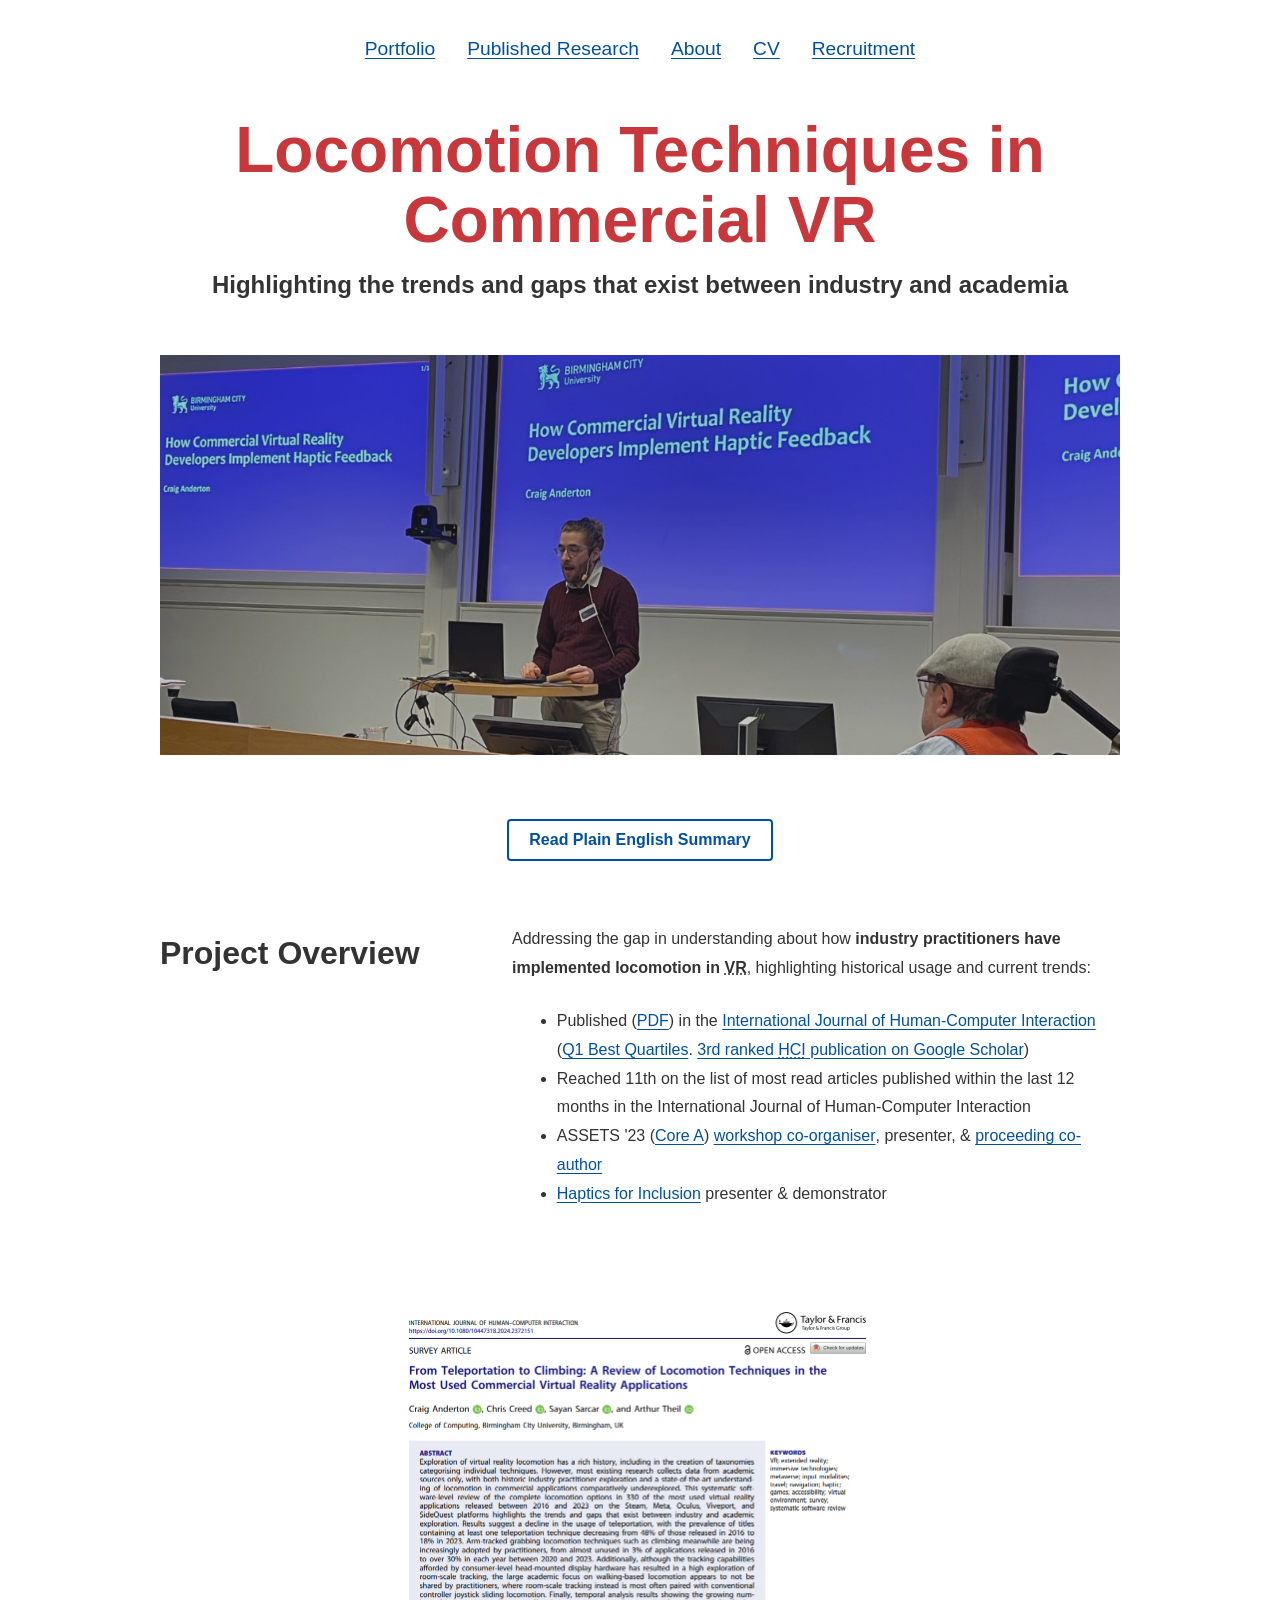
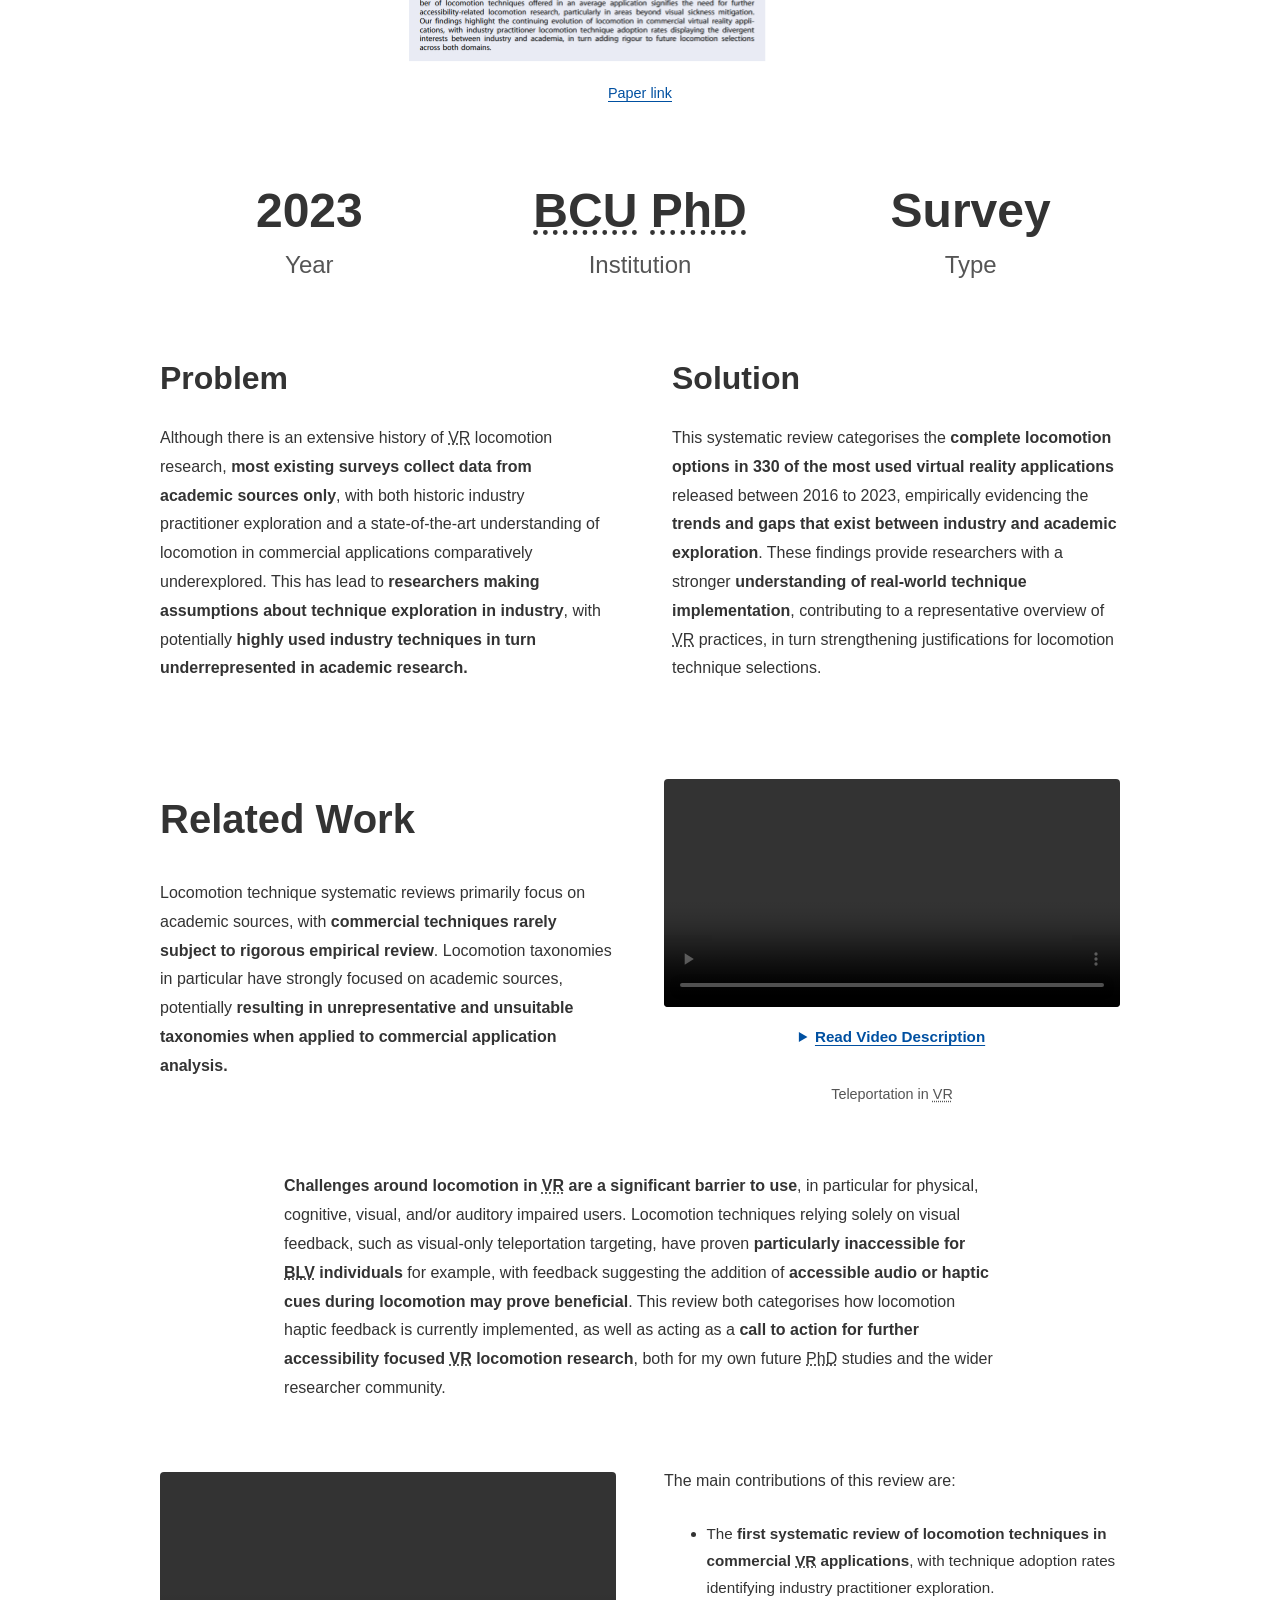
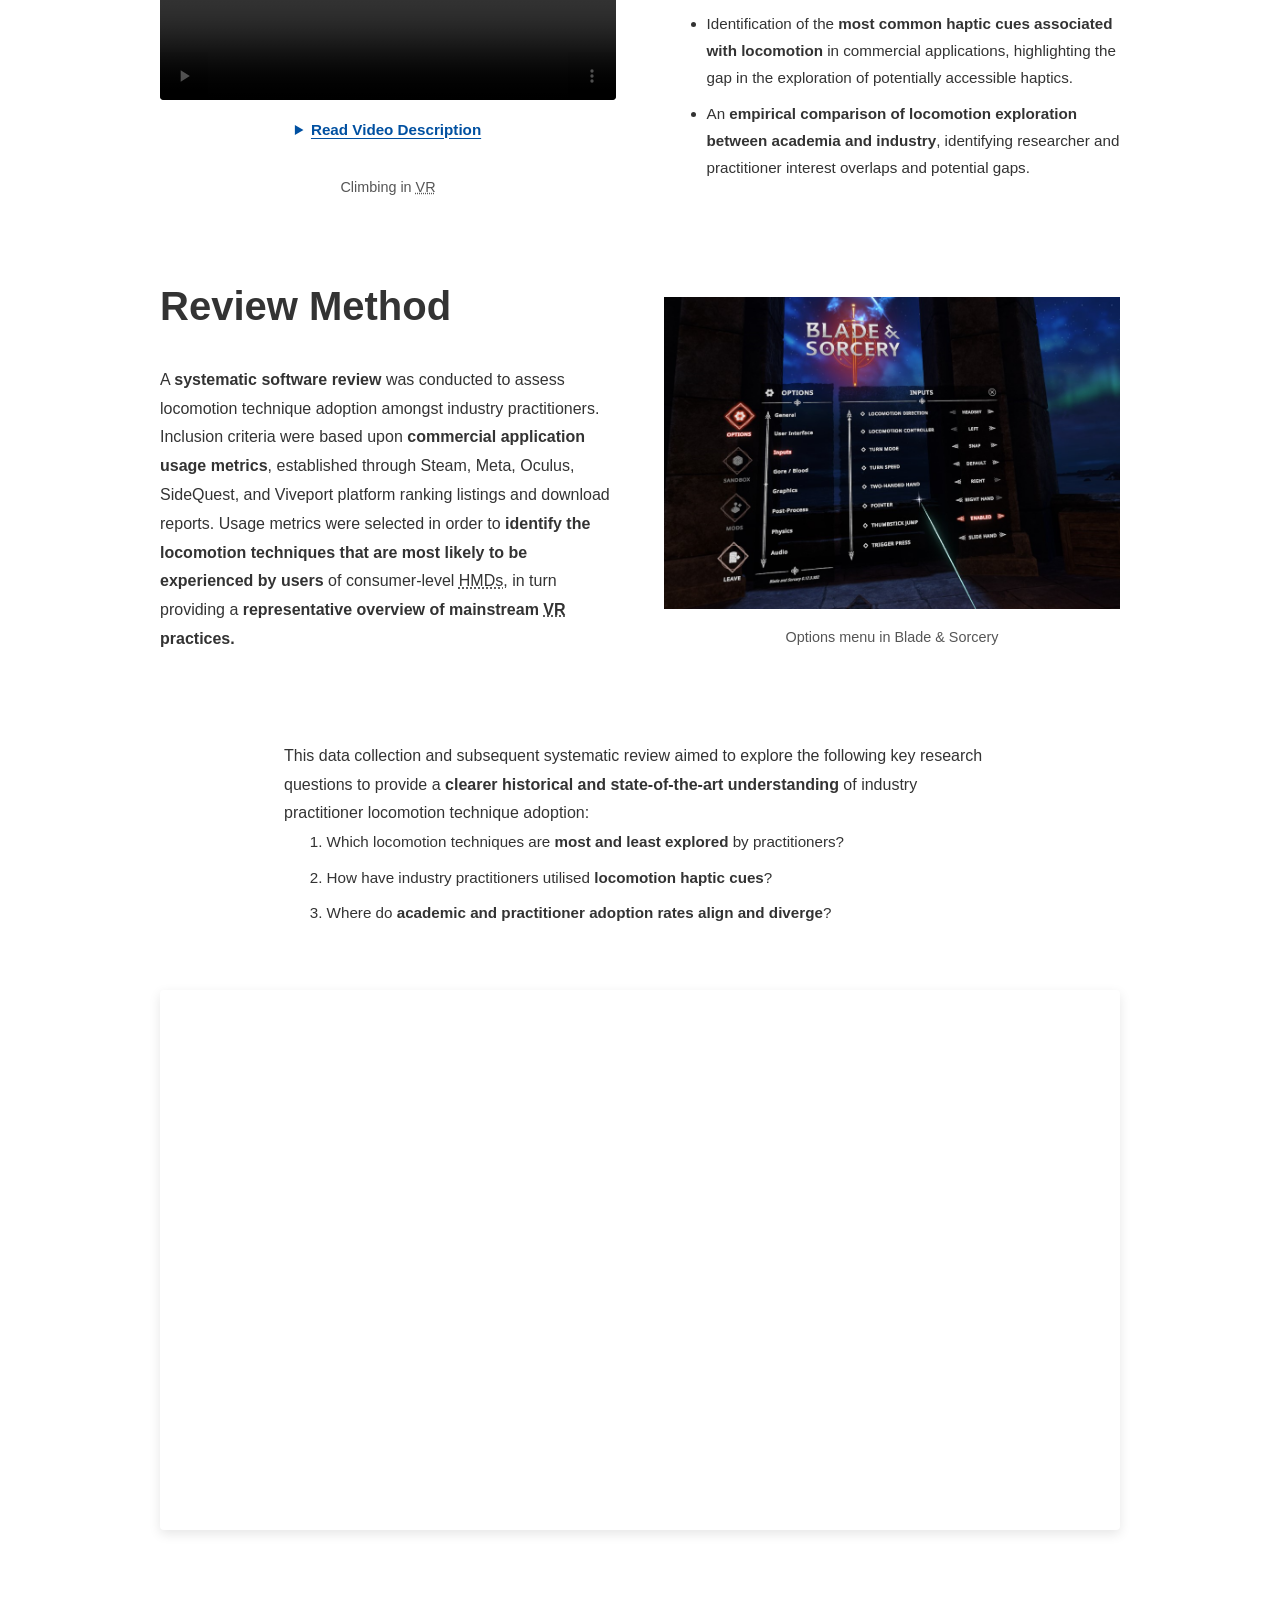
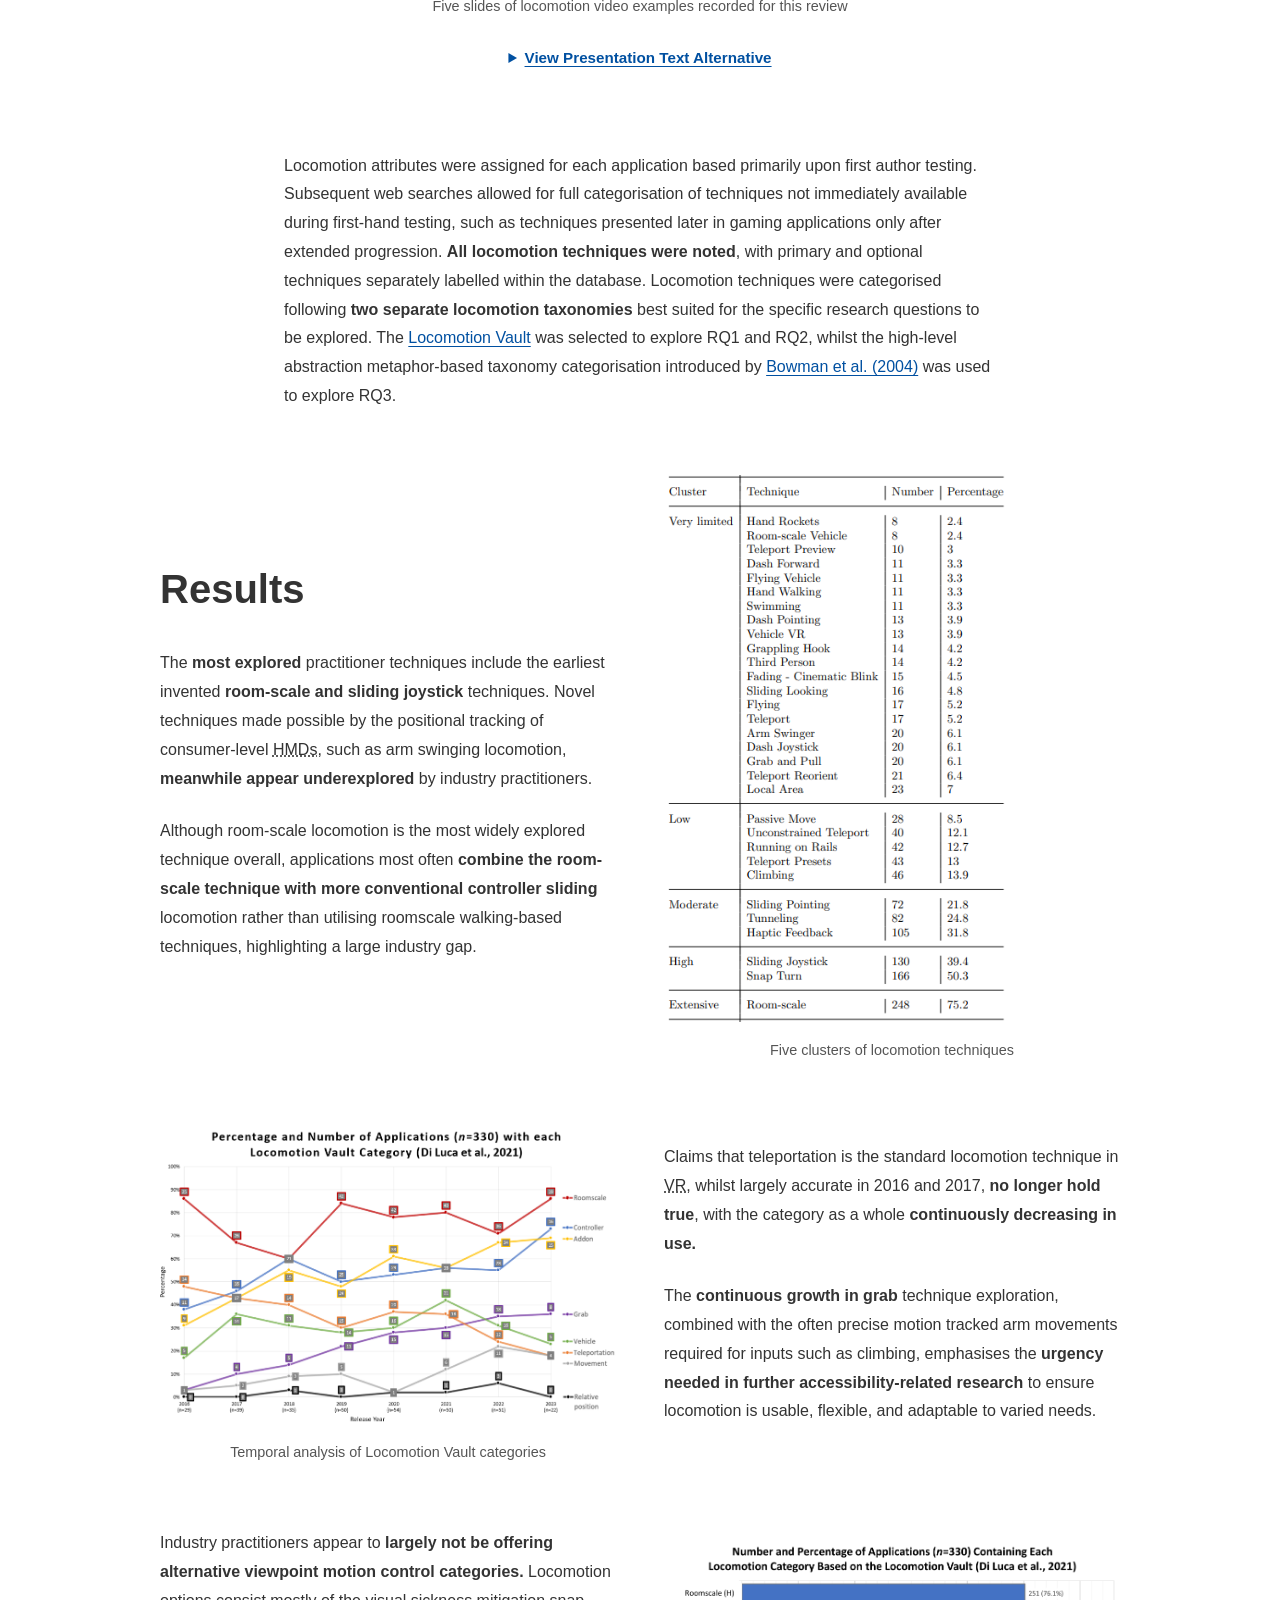
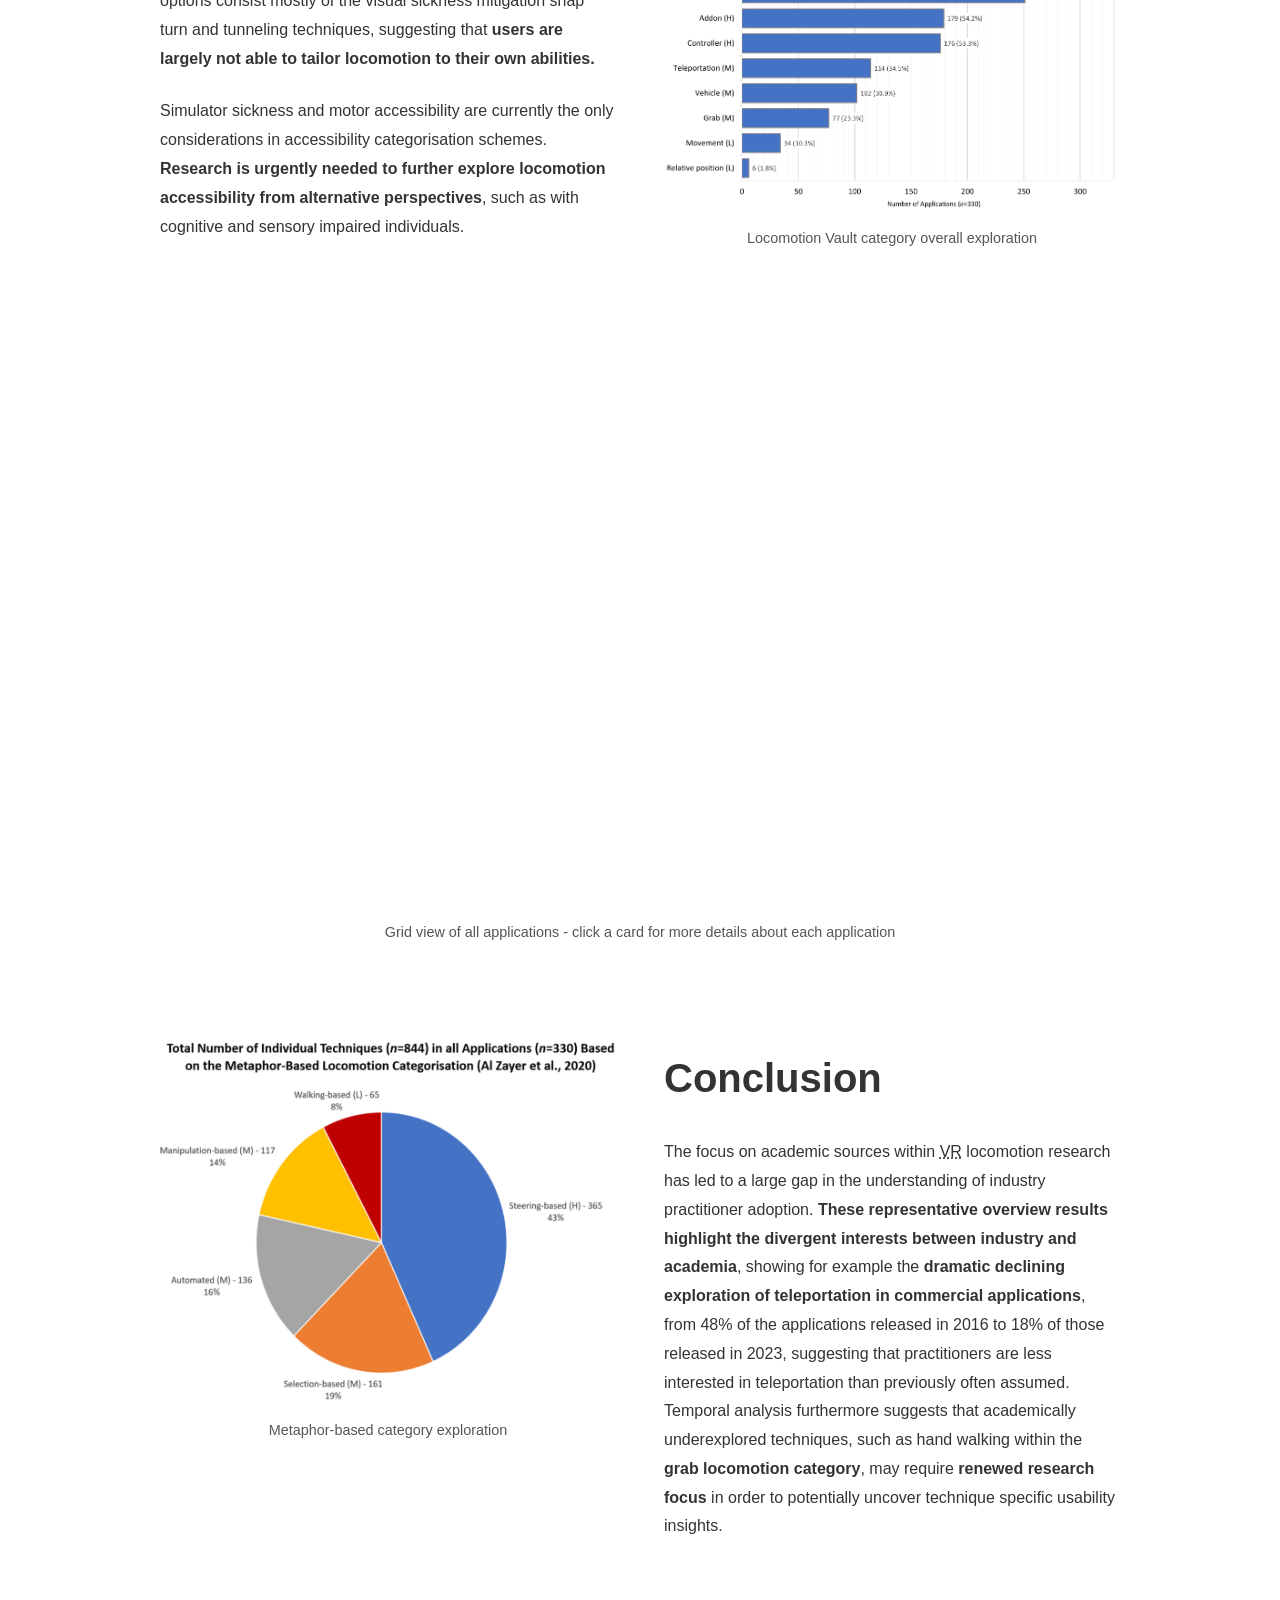
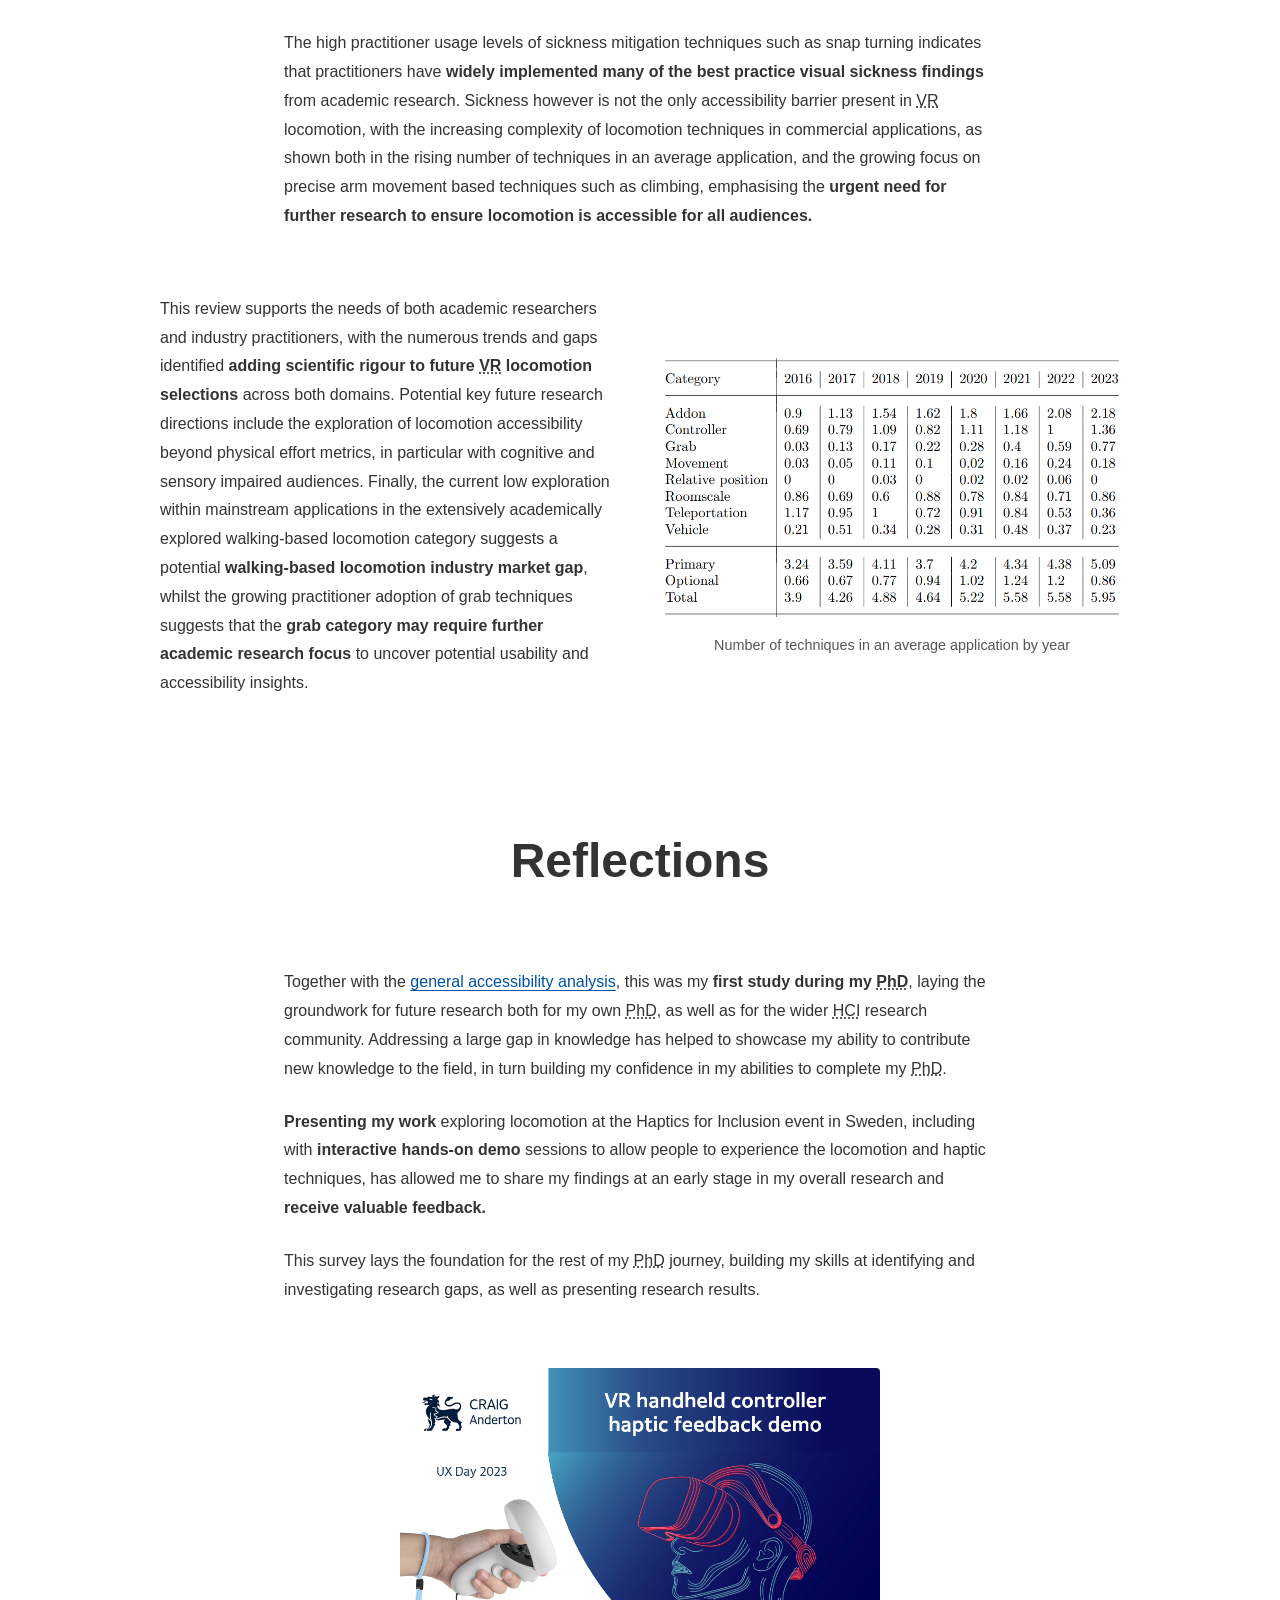
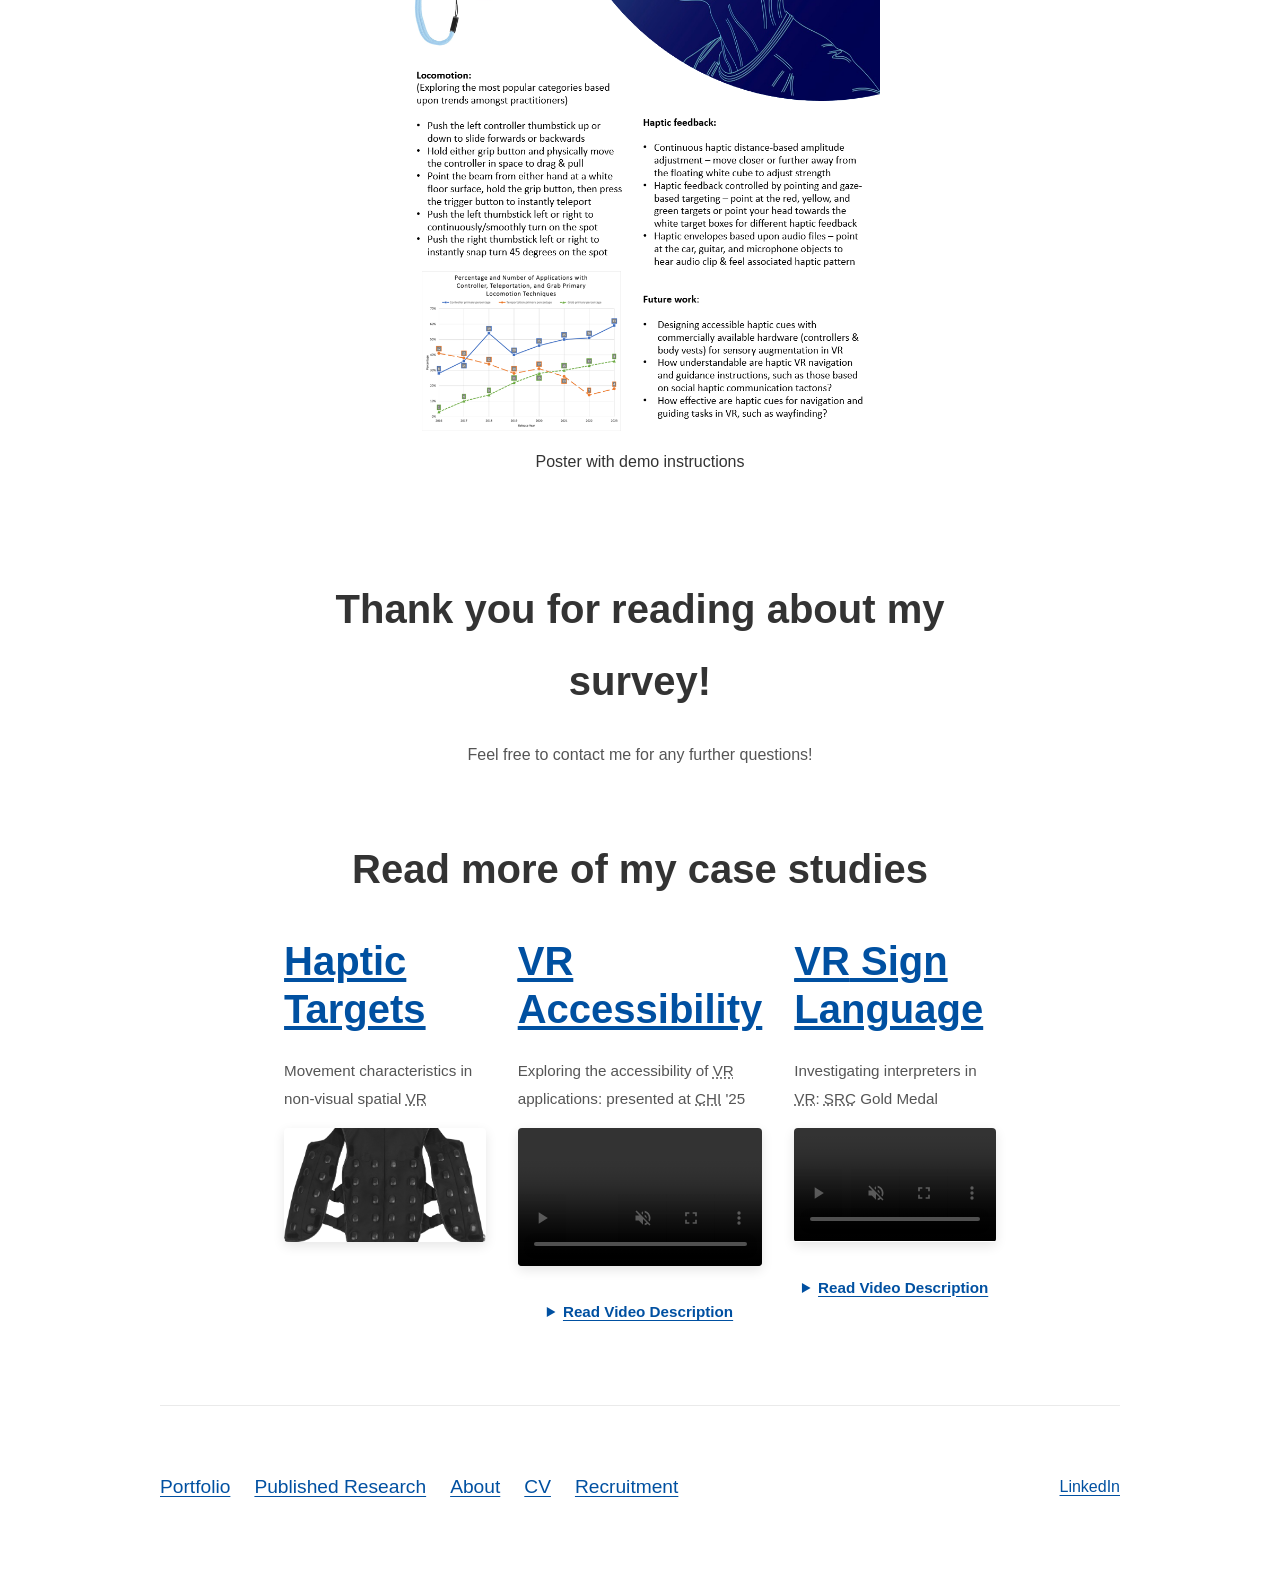
<file: vr-locomotion.html>
<!DOCTYPE html>
<html lang="en">
<head>
    <meta charset="UTF-8">
    <meta name="viewport" content="width=device-width, initial-scale=1.0">
    <title>Craig Anderton - VR Locomotion</title>
    <link rel="stylesheet" href="style.css">
    
    <link rel="icon" type="image/png" href="images/favicon.png">
</head>
<body>

    <a href="#main-content" class="skip-link">Skip to main content</a>
    <div class="container">

    <header>
        <nav aria-label="Main Navigation">
            <ul>
                <li><a href="index.html" class="active">Portfolio</a></li>
                <li><a href="published-research.html">Published Research</a></li>
                <li><a href="about.html">About</a></li>
                <li><a href="https://drive.google.com/file/d/1RpUV4su2DPiBxyuv3WWRQjVJ-2SgkJfq/view?usp=drive_link" target="_blank" rel="noopener">CV<span class="sr-only"> (opens in a new tab)</span></a></li>
                <li><a href="https://craigandertonbcu.github.io/recruitment/" target="_blank" rel="noopener">Recruitment<span class="sr-only"> (opens in a new tab)</span></a></li>
            </ul>
        </nav>
    </header>

    <main id="main-content">
        
        <div class="project-header-text">
            <h1>Locomotion Techniques in Commercial VR</h1>
            <p>Highlighting the trends and gaps that exist between industry and academia</p>
        </div>

        <section class="project-hero-image" style="background-image: url('images/Screenshot 2026-04-02 172937.jpg');">
        </section>

        <div style="text-align: center; margin-bottom: 4rem;">
            <button id="summary-toggle" aria-expanded="false" aria-controls="objective-summary" class="toggle-btn">Read Plain English Summary</button>
            <div id="objective-summary" hidden class="plain-english-box" style="text-align: left;">
                <p>Moving around in virtual reality (<abbr title="Virtual Reality">VR</abbr>), known as locomotion, can be difficult, especially for people with disabilities or those prone to motion sickness. Researchers often study these movement methods, but they usually only look at other academic studies. To see what is actually happening in the real world, I looked at the most popular <abbr title="Virtual Reality">VR</abbr> games and applications to see how developers are actually letting users move. I found that developers are using some methods way less than researchers thought, and are increasingly relying on movement styles that require very precise arm movements. Highlighting these real-world trends shows researchers where they need to focus next to ensure everyone can move around in <abbr title="Virtual Reality">VR</abbr> comfortably.</p>
            </div>
        </div>
            
            <section class="overview-grid" aria-labelledby="overview-heading">
                <h2 id="overview-heading">Project Overview</h2>
                <div class="overview-content">
                    <p style="margin-bottom: 1.5rem;">Addressing the gap in understanding about how <strong>industry practitioners have implemented locomotion in <abbr title="Virtual Reality">VR</abbr></strong>, highlighting historical usage and current trends:</p>
                    <ul>
                        <li>Published (<a href="https://drive.google.com/file/d/1bMsq2Z5KE8IvsUoX0GYChOZao2-Ojuhe/view?usp=drive_link" target="_blank" rel="noopener">PDF<span class="sr-only"> (opens in a new tab)</span></a>) in the <a href="https://doi.org/10.1080/10447318.2024.2372151" target="_blank" rel="noopener"> International Journal of Human-Computer Interaction<span class="sr-only"> (opens in a new tab)</span></a> (<a href="https://scimagojr.com/journalsearch.php?q=19420&tip=sid" target="_blank" rel="noopener">Q1 Best Quartiles<span class="sr-only"> (opens in a new tab)</span></a>. <a href="https://scholar.google.com.vn/citations?view_op=top_venues&hl=en&vq=eng_humancomputerinteraction" target="_blank" rel="noopener">3rd ranked <abbr title="Human-Computer Interaction">HCI</abbr> publication on Google Scholar<span class="sr-only"> (opens in a new tab)</span></a>)</li>
                        <li>Reached 11th on the list of most read articles published within the last 12 months in the International Journal of Human-Computer Interaction</li>
                        <li>ASSETS '23 (<a href="http://portal.core.edu.au/conf-ranks/?search=ASSETS&by=all&source=CORE2021&sort=atitle&page=1" target="_blank" rel="noopener">Core A<span class="sr-only"> (opens in a new tab)</span></a>) <a href="https://assets23.sigaccess.org/accepted-workshops.html" target="_blank" rel="noopener">workshop co-organiser<span class="sr-only"> (opens in a new tab)</span></a>, presenter, & <a href="https://doi.org/10.1145/3597638.3615651" target="_blank" rel="noopener">proceeding co-author<span class="sr-only"> (opens in a new tab)</span></a></li>
                        <li><a href="https://www.muse-it.eu/haptic-for-inclusion-symposium" target="_blank" rel="noopener">Haptics for Inclusion<span class="sr-only"> (opens in a new tab)</span></a> presenter & demonstrator</li>
                    </ul>
                </div>
            </section>

            <figure class="project-figure paper-figure" style="margin-bottom: 5rem;">
                <img src="images/bRx5E7yQSHuw8kzU.webp" alt="First page of the academic paper 'From Teleportation to Climbing: A Review of Locomotion Techniques' showing the abstract and authors">
                <figcaption><a href="https://doi.org/10.1080/10447318.2024.2372151" target="_blank" rel="noopener">Paper link<span class="sr-only"> (opens in a new tab)</span></a></figcaption>
            </figure>

            <section class="meta-stats" aria-label="Project Metadata">
                <div>
                    <h3>2023</h3>
                    <p>Year</p>
                </div>
                <div>
                    <h3><abbr title="Birmingham City University">BCU</abbr> <abbr title="Doctor of Philosophy">PhD</abbr></h3>
                    <p>Institution</p>
                </div>
                <div>
                    <h3>Survey</h3>
                    <p>Type</p>
                </div>
            </section>

            <section class="meta-summary" aria-label="Project Summary">
                <div>
                    <h3>Problem</h3>
                    <p>Although there is an extensive history of <abbr title="Virtual Reality">VR</abbr> locomotion research, <strong>most existing surveys collect data from academic sources only</strong>, with both historic industry practitioner exploration and a state-of-the-art understanding of locomotion in commercial applications comparatively underexplored. This has lead to <strong>researchers making assumptions about technique exploration in industry</strong>, with potentially <strong>highly used industry techniques in turn underrepresented in academic research.</strong></p>
                </div>
                <div>
                    <h3>Solution</h3>
                    <p>This systematic review categorises the <strong>complete locomotion options in 330 of the most used virtual reality applications</strong> released between 2016 to 2023, empirically evidencing the <strong>trends and gaps that exist between industry and academic exploration</strong>. These findings provide researchers with a stronger <strong>understanding of real-world technique implementation</strong>, contributing to a representative overview of <abbr title="Virtual Reality">VR</abbr> practices, in turn strengthening justifications for locomotion technique selections.</p>
                </div>
            </section>

            <div class="project-grid">
                <div class="project-text">
                    <h3>Related Work</h3>
                    <p>Locomotion technique systematic reviews primarily focus on academic sources, with <strong>commercial techniques rarely subject to rigorous empirical review</strong>. Locomotion taxonomies in particular have strongly focused on academic sources, potentially <strong>resulting in unrepresentative and unsuitable taxonomies when applied to commercial application analysis.</strong></p>
                </div>
                <figure class="project-figure">
                    <video loop muted playsinline controls aria-label="Screenshot of a VR game demonstrating teleportation targeting and movement" style="width: 100%; border-radius: 4px; display: block;">
                        <source src="images/sW1O6TxOle0hF0lH.mp4" type="video/mp4">
                        Your browser does not support the video tag.
                    </video>
                    <details class="video-transcript">
                        <summary>Read Video Description</summary>
                        <p>A first-person view demonstrating a teleportation locomotion mechanic in a virtual reality environment, showing a visual arc extending from the user's controller to indicate the target destination on the ground and the user teleporting twice.</p>
                    </details>
                    <figcaption>Teleportation in <abbr title="Virtual Reality">VR</abbr></figcaption>
                </figure>
            </div>

            <div style="max-width: 80ch; margin: 4rem auto;">
                <p style="text-align: left;"><strong>Challenges around locomotion in <abbr title="Virtual Reality">VR</abbr> are a significant barrier to use</strong>, in particular for physical, cognitive, visual, and/or auditory impaired users. Locomotion techniques relying solely on visual feedback, such as visual-only teleportation targeting, have proven <strong>particularly inaccessible for <abbr title="Blind and Low Vision">BLV</abbr> individuals</strong> for example, with feedback suggesting the addition of <strong>accessible audio or haptic cues during locomotion may prove beneficial</strong>. This review both categorises how locomotion haptic feedback is currently implemented, as well as acting as a <strong>call to action for further accessibility focused <abbr title="Virtual Reality">VR</abbr> locomotion research</strong>, both for my own future <abbr title="Doctor of Philosophy">PhD</abbr> studies and the wider researcher community.</p>
            </div>

            <div class="project-grid">
                <figure class="project-figure">
                    <video loop muted playsinline controls aria-label="Screenshot of a user climbing in a VR environment" style="width: 100%; border-radius: 4px; display: block;">
                        <source src="images/JRdq2uqHvm0Y3sA4.mp4" type="video/mp4">
                        Your browser does not support the video tag.
                    </video>
                    <details class="video-transcript">
                        <summary>Read Video Description</summary>
                        <p>A first-person view of a user grabbing a wall and pulling themselves upwards to simulate climbing in a virtual environment.</p>
                    </details>
                    <figcaption>Climbing in <abbr title="Virtual Reality">VR</abbr></figcaption>
                </figure>
                <div class="project-text">
                    <p style="margin-bottom: 1.5rem;">The main contributions of this review are:</p>
                    <ul style="font-size: 0.95rem;">
                        <li style="margin-bottom: 0.5rem;">The <strong>first systematic review of locomotion techniques in commercial <abbr title="Virtual Reality">VR</abbr> applications</strong>, with technique adoption rates identifying industry practitioner exploration.</li>
                        <li style="margin-bottom: 0.5rem;">Identification of the <strong>most common haptic cues associated with locomotion</strong> in commercial applications, highlighting the gap in the exploration of potentially accessible haptics.</li>
                        <li style="margin-bottom: 0.5rem;">An <strong>empirical comparison of locomotion exploration between academia and industry</strong>, identifying researcher and practitioner interest overlaps and potential gaps.</li>
                    </ul>
                </div>
            </div>

            <div class="project-grid">
                <div class="project-text">
                    <h3>Review Method</h3>
                    <p>A <strong>systematic software review</strong> was conducted to assess locomotion technique adoption amongst industry practitioners. Inclusion criteria were based upon <strong>commercial application usage metrics</strong>, established through Steam, Meta, Oculus, SideQuest, and Viveport platform ranking listings and download reports. Usage metrics were selected in order to <strong>identify the locomotion techniques that are most likely to be experienced by users</strong> of consumer-level <abbr title="Head-Mounted Displays">HMDs</abbr>, in turn providing a <strong>representative overview of mainstream <abbr title="Virtual Reality">VR</abbr> practices.</strong></p>
                </div>
                <figure class="project-figure">
                    <img src="images/573MBRF5YuXdyeyg.webp" alt="Screenshot of Blade & Sorcery options menu showing inputs for locomotion direction and controllers">
                    <figcaption>Options menu in Blade & Sorcery</figcaption>
                </figure>
            </div>

            <div style="max-width: 80ch; margin: 4rem auto;">
                <p style="text-align: left;">This data collection and subsequent systematic review aimed to explore the following key research questions to provide a <strong>clearer historical and state-of-the-art understanding</strong> of industry practitioner locomotion technique adoption:</p>
                <ol style="font-size: 0.95rem;">
                    <li style="margin-bottom: 0.5rem;">Which locomotion techniques are <strong>most and least explored</strong> by practitioners?</li>
                    <li style="margin-bottom: 0.5rem;">How have industry practitioners utilised <strong>locomotion haptic cues</strong>?</li>
                    <li style="margin-bottom: 0.5rem;">Where do <strong>academic and practitioner adoption rates align and diverge</strong>?</li>
                </ol>
            </div>

            <figure class="full-width-image" style="margin: 4rem 0;">
                <div class="video-container">
                    <iframe src="https://docs.google.com/presentation/d/e/2PACX-1vRjQ9XqslBlhifWcFOzMSmqFZX9YJV4cyfM2Ebj0UjYsQ-0b9GtG1OoF-HxgW-NfBOUoz3-fwel8rcT/embed?start=false&loop=false&delayms=15000" frameborder="0" allowtransparency="true" allowfullscreen="allowfullscreen" title="Google Slides presentation of VR locomotion examples"></iframe>
                </div>
                <figcaption style="text-align: center;">Five slides of locomotion video examples recorded for this review</figcaption>
                <details class="video-transcript" style="max-width: 80ch; margin: 1rem auto;">
                    <summary>View Presentation Text Alternative</summary>
                    <p>Slide one shows virtual swimming, slide two shows joystick movement with snap turning, slide three shows flying, slide four shows arm walking, and slide five shows joystick, climbing, and more complex interactions.</p>
                </details>
            </figure>

            <div style="max-width: 80ch; margin: 4rem auto;">
                <p style="text-align: left;">Locomotion attributes were assigned for each application based primarily upon first author testing. Subsequent web searches allowed for full categorisation of techniques not immediately available during first-hand testing, such as techniques presented later in gaming applications only after extended progression. <strong>All locomotion techniques were noted</strong>, with primary and optional techniques separately labelled within the database. Locomotion techniques were categorised following <strong>two separate locomotion taxonomies</strong> best suited for the specific research questions to be explored. The <a href="https://locomotionvault.github.io/" target="_blank" rel="noopener">Locomotion Vault<span class="sr-only"> (opens in a new tab)</span></a> was selected to explore RQ1 and RQ2, whilst the high-level abstraction metaphor-based taxonomy categorisation introduced by <a href="https://www.oreilly.com/library/view/3d-user-interfaces/9780133390599/" target="_blank" rel="noopener">Bowman et al. (2004)<span class="sr-only"> (opens in a new tab)</span></a> was used to explore RQ3.</p>
            </div>

            <div class="project-grid">
                <div class="project-text">
                    <h3>Results</h3>
                    <p>The <strong>most explored</strong> practitioner techniques include the earliest invented <strong>room-scale and sliding joystick</strong> techniques. Novel techniques made possible by the positional tracking of consumer-level <abbr title="Head-Mounted Displays">HMDs</abbr>, such as arm swinging locomotion, <strong>meanwhile appear underexplored</strong> by industry practitioners.</p>
                    <p>Although room-scale locomotion is the most widely explored technique overall, applications most often <strong>combine the room-scale technique with more conventional controller sliding</strong> locomotion rather than utilising roomscale walking-based techniques, highlighting a large industry gap.</p>
                </div>
                <figure class="project-figure">
                    <img src="images/hs3OHohzg3h0dRwl.webp" alt="Table detailing results of the Locomotion Vault taxonomy, showing Room-Scale Vehicle and Teleportation percentages" style="width: 75%;">
                    <figcaption>Five clusters of locomotion techniques</figcaption>
                </figure>
            </div>

            <div class="project-grid">
                <figure class="project-figure">
                    <img src="images/y73DTkyUopO1CKoI.webp" alt="Line graph charting temporal analysis of Locomotion Vault categories over time showing a decline in teleportation">
                    <figcaption>Temporal analysis of Locomotion Vault categories</figcaption>
                </figure>
                <div class="project-text">
                    <p>Claims that teleportation is the standard locomotion technique in <abbr title="Virtual Reality">VR</abbr>, whilst largely accurate in 2016 and 2017, <strong>no longer hold true</strong>, with the category as a whole <strong>continuously decreasing in use.</strong></p>
                    <p>The <strong>continuous growth in grab</strong> technique exploration, combined with the often precise motion tracked arm movements required for inputs such as climbing, emphasises the <strong>urgency needed in further accessibility-related research</strong> to ensure locomotion is usable, flexible, and adaptable to varied needs.</p>
                </div>
            </div>

            <div class="project-grid">
                <div class="project-text">
                    <p>Industry practitioners appear to <strong>largely not be offering alternative viewpoint motion control categories.</strong> Locomotion options consist mostly of the visual sickness mitigation snap turn and tunneling techniques, suggesting that <strong>users are largely not able to tailor locomotion to their own abilities.</strong></p>
                    <p>Simulator sickness and motor accessibility are currently the only considerations in accessibility categorisation schemes. <strong>Research is urgently needed to further explore locomotion accessibility from alternative perspectives</strong>, such as with cognitive and sensory impaired individuals.</p>
                </div>
                <figure class="project-figure">
                    <img src="images/qBOTxU7GHuU20hVW.webp" alt="Horizontal bar chart detailing Locomotion Vault category overall exploration, with Roomscale as the highest">
                    <figcaption>Locomotion Vault category overall exploration</figcaption>
                </figure>
            </div>

            <figure class="full-width-image" style="margin: 6rem 0;">
                <iframe src="https://airtable.com/embed/appwqFhsUW0pENdeA/shrAuxUxPAK096cgX?backgroundColor=redLight&viewControls=on" height="533" width="100%" frameborder="0" allowtransparency="true" allowfullscreen="allowfullscreen" title="Airtable database of VR locomotion techniques"></iframe>
                <figcaption style="text-align: center;">Grid view of all applications - click a card for more details about each application</figcaption>
            </figure>

            <div class="project-grid" style="align-items: start;">
                <figure class="project-figure">
                    <img src="images/xZJNuiqUTiT81zEi.webp" alt="Pie chart showing total number of individual techniques based on metaphor-based locomotion categorisation">
                    <figcaption>Metaphor-based category exploration</figcaption>
                </figure>
                <div class="project-text">
                    <h3>Conclusion</h3>
                    <p>The focus on academic sources within <abbr title="Virtual Reality">VR</abbr> locomotion research has led to a large gap in the understanding of industry practitioner adoption. <strong>These representative overview results highlight the divergent interests between industry and academia</strong>, showing for example the <strong>dramatic declining exploration of teleportation in commercial applications</strong>, from 48% of the applications released in 2016 to 18% of those released in 2023, suggesting that practitioners are less interested in teleportation than previously often assumed. Temporal analysis furthermore suggests that academically underexplored techniques, such as hand walking within the <strong>grab locomotion category</strong>, may require <strong>renewed research focus</strong> in order to potentially uncover technique specific usability insights.</p>
                </div>
            </div>

            <div style="max-width: 80ch; margin: 4rem auto;">
                <p style="text-align: left;">The high practitioner usage levels of sickness mitigation techniques such as snap turning indicates that practitioners have <strong>widely implemented many of the best practice visual sickness findings</strong> from academic research. Sickness however is not the only accessibility barrier present in <abbr title="Virtual Reality">VR</abbr> locomotion, with the increasing complexity of locomotion techniques in commercial applications, as shown both in the rising number of techniques in an average application, and the growing focus on precise arm movement based techniques such as climbing, emphasising the <strong>urgent need for further research to ensure locomotion is accessible for all audiences.</strong></p>
            </div>

            <div class="project-grid">
                <div class="project-text">
                    <p>This review supports the needs of both academic researchers and industry practitioners, with the numerous trends and gaps identified <strong>adding scientific rigour to future <abbr title="Virtual Reality">VR</abbr> locomotion selections</strong> across both domains. Potential key future research directions include the exploration of locomotion accessibility beyond physical effort metrics, in particular with cognitive and sensory impaired audiences. Finally, the current low exploration within mainstream applications in the extensively academically explored walking-based locomotion category suggests a potential <strong>walking-based locomotion industry market gap</strong>, whilst the growing practitioner adoption of grab techniques suggests that the <strong>grab category may require further academic research focus</strong> to uncover potential usability and accessibility insights.</p>
                </div>
                <figure class="project-figure">
                    <img src="images/h5XZ6kLOCX8wYHA7.webp" alt="Table showing the number of techniques in an average application by year">
                    <figcaption>Number of techniques in an average application by year</figcaption>
                </figure>
            </div>

            <div class="centered-section" style="margin-top: 6rem;">
                <h2 style="font-size: 3rem;">Reflections</h2>
            </div>

            <div class="reflections-text">
                <p>Together with the <a href="commercial-vr.html">general accessibility analysis</a>, this was my <strong>first study during my <abbr title="Doctor of Philosophy">PhD</abbr></strong>, laying the groundwork for future research both for my own <abbr title="Doctor of Philosophy">PhD</abbr>, as well as for the wider <abbr title="Human-Computer Interaction">HCI</abbr> research community. Addressing a large gap in knowledge has helped to showcase my ability to contribute new knowledge to the field, in turn building my confidence in my abilities to complete my <abbr title="Doctor of Philosophy">PhD</abbr>.</p>
                <p><strong>Presenting my work</strong> exploring locomotion at the Haptics for Inclusion event in Sweden, including with <strong>interactive hands-on demo</strong> sessions to allow people to experience the locomotion and haptic techniques, has allowed me to share my findings at an early stage in my overall research and <strong>receive valuable feedback.</strong></p>
                <p>This survey lays the foundation for the rest of my <abbr title="Doctor of Philosophy">PhD</abbr> journey, building my skills at identifying and investigating research gaps, as well as presenting research results.</p>
            </div>

            <figure class="halved-centered-image" style="margin-bottom: 6rem;">
                <img src="images/eNTwBcSDm3qy2jTJ (1).webp" alt="Poster design for the VR handheld controller haptic feedback demo presented at UX Day 2023">
                <figcaption>Poster with demo instructions</figcaption>
            </figure>

            <div class="centered-section">
                <h2>Thank you for reading about my survey!</h2>
                <p style="color: var(--text-light); margin-bottom: 4rem;">Feel free to contact me for any further questions!</p>
                
                <h3>Read more of my case studies</h3>
                
                <div class="portfolio-grid three-columns" style="margin-top: 2rem;">
                    
                    <div class="portfolio-card">
                        <div class="portfolio-meta">
                            <h3><a href="haptic-target-selection.html">Haptic Targets</a></h3>
                            <p>Movement characteristics in non-visual spatial <abbr title="Virtual Reality">VR</abbr></p>
                        </div>
                        <img src="images/x40_motor_placement.webp" alt="A bHaptics TactSuit x40 vest displaying multiple vibration motors">
                    </div>

                    <div class="portfolio-card">
                        <div class="portfolio-meta">
                            <h3><a href="commercial-vr.html"><abbr title="Virtual Reality">VR</abbr> Accessibility</a></h3>
                            <p>Exploring the accessibility of <abbr title="Virtual Reality">VR</abbr> applications: presented at <abbr title="Conference on Human Factors in Computing Systems">CHI</abbr> '25</p>
                        </div>
                        <video loop muted playsinline controls aria-label="VR Application gameplay footage demonstrating accessibility tests">
                            <source src="images/accessibilitygif.mp4" type="video/mp4">
                            Your browser does not support the video tag.
                        </video>
                        <details class="video-transcript">
                            <summary>Read Video Description</summary>
                            <p>First-person perspective in a commercial virtual reality game, demonstrating visual evaluations of in-game accessibility features during movement.</p>
                        </details>
                    </div>

                    <div class="portfolio-card">
                        <div class="portfolio-meta">
                            <h3><a href="sign-language-vr.html"><abbr title="Virtual Reality">VR</abbr> Sign Language</a></h3>
                            <p>Investigating interpreters in <abbr title="Virtual Reality">VR</abbr>: <abbr title="Student Research Competition">SRC</abbr> Gold Medal</p>
                        </div>
                        <video loop muted playsinline controls aria-label="Sign language interpreter displayed in a 360-degree virtual environment">
                            <source src="images/signlanguage.mp4" type="video/mp4">
                            Your browser does not support the video tag.
                        </video>
                        <details class="video-transcript">
                            <summary>Read Video Description</summary>
                            <p>A virtual classroom setting containing a flat-panel video of a woman performing sign language, positioned in the lower centre of the screen.</p>
                        </details>
                    </div>

                </div>
            </div>

    </main>

    <footer>
            <nav aria-label="Footer Navigation">
                <ul>
                    <li><a href="index.html">Portfolio</a></li>
                    <li><a href="published-research.html">Published Research</a></li>
                    <li><a href="about.html">About</a></li>
                    <li><a href="https://drive.google.com/file/d/1RpUV4su2DPiBxyuv3WWRQjVJ-2SgkJfq/view?usp=drive_link" target="_blank" rel="noopener">CV<span class="sr-only"> (opens in a new tab)</span></a></li>
                    <li><a href="https://craigandertonbcu.github.io/recruitment/" target="_blank" rel="noopener">Recruitment<span class="sr-only"> (opens in a new tab)</span></a></li>
                </ul>
            </nav>
            <p><a href="https://www.linkedin.com/in/craig-anderton-research" target="_blank" rel="noopener">LinkedIn<span class="sr-only"> (opens in a new tab)</span></a></p>
        </footer>
</div>

<script>
    document.addEventListener('DOMContentLoaded', () => {
        // Plain English Summary Toggle
        const toggleBtn = document.getElementById('summary-toggle');
        const summaryBox = document.getElementById('objective-summary');

        if(toggleBtn && summaryBox) {
            toggleBtn.addEventListener('click', () => {
                const isExpanded = toggleBtn.getAttribute('aria-expanded') === 'true';
                toggleBtn.setAttribute('aria-expanded', !isExpanded);
                summaryBox.hidden = isExpanded;
                toggleBtn.textContent = isExpanded ? 'Read Plain English Summary' : 'Hide Plain English Summary';
            });
        }

        // Respect reduced motion preference for videos
        const videos = document.querySelectorAll('.portfolio-card video, .project-figure video');
        const prefersReducedMotion = window.matchMedia('(prefers-reduced-motion: reduce)');

        const handleVideoPlayback = () => {
            videos.forEach(video => {
                if (!prefersReducedMotion.matches) {
                    // Play if the user has no preference against motion
                    video.play().catch(e => console.log("Autoplay prevented by browser:", e));
                } else {
                    // Pause if the user prefers reduced motion
                    video.pause();
                }
            });
        };

        handleVideoPlayback();
        prefersReducedMotion.addEventListener('change', handleVideoPlayback);
    });
</script>

</body>
</html>
</file>
<file: style.css>
:root {
    /* Updated for WCAG AAA (4.5:1 for large text against white) */
    --brand-color: #c7383c; 
    --text-main: #333333;
    --text-light: #555555;
    --bg-color: #ffffff;
    /* Updated for WCAG AAA (7:1 for normal text against white) */
    --link-color: #0050a1; 
    --focus-color: #2c3e50;
    --max-width: 1000px;
}

/* Basic reset */
* {
    margin: 0;
    padding: 0;
    box-sizing: border-box;
}

body {
    font-family: -apple-system, BlinkMacSystemFont, "Segoe UI", Roboto, Helvetica, Arial, sans-serif;
    color: var(--text-main);
    background-color: var(--bg-color);
    line-height: 1.8;
}

/* --- Accessibility Utility Classes --- */
.sr-only {
    position: absolute;
    width: 1px;
    height: 1px;
    padding: 0;
    margin: -1px;
    overflow: hidden;
    clip: rect(0, 0, 0, 0);
    white-space: nowrap;
    border: 0;
}

.skip-link {
    position: absolute;
    top: 0;
    left: -9999px;
    background: var(--focus-color);
    color: white;
    padding: 10px 20px;
    z-index: 1000;
    text-decoration: none;
    font-weight: bold;
    border-bottom-left-radius: 4px;
    border-bottom-right-radius: 4px;
}

.skip-link:focus {
    left: 50%;
    transform: translateX(-50%);
    outline: 3px solid var(--focus-color);
    outline-offset: 2px;
}

/* Global Link Styles & Focus States */
a {
    color: var(--link-color);
    /* WCAG SC 1.4.1: Links in text must be underlined */
    text-decoration: underline; 
    text-underline-offset: 3px;
}

a:hover, a:focus {
    text-decoration: none; /* Invert decoration on hover for feedback */
}

a:focus, button:focus {
    outline: 3px solid var(--focus-color);
    outline-offset: 3px;
}

/* WCAG AAA SC 2.5.5: Inflate touch targets to at least 44x44px */
nav a, footer a, .social-links a, .research-links a {
    display: inline-block;
    padding: 0.65rem; 
    margin: -0.65rem; /* Prevents the padding from ruining visual layout */
}

/* --- Social Links (Research Page Override) --- */
.research-page .social-links {
    display: flex;
    flex-wrap: wrap;
    gap: 2rem;
    text-align: left;
    margin-top: 2rem;
    margin-bottom: 2rem;
    justify-content: flex-start;
}

.container {
    max-width: var(--max-width);
    margin: 0 auto;
    padding: 0 20px;
}

/* --- Navigation --- */
nav {
    display: flex;
    justify-content: center;
    padding: 2rem 0;
    font-size: 1.2rem;
}

nav ul {
    list-style: none;
    display: flex;
    gap: 2rem;
    padding: 0;
    margin: 0;
    flex-wrap: wrap;
    justify-content: center;
}

nav a {
    color: var(--link-color);
}

nav a[aria-current="page"] {
    color: var(--text-main);
    border-bottom: 2px solid var(--text-main);
    padding-bottom: 2px;
    font-weight: bold;
}

/* --- Hero Section --- */
section.hero {
    text-align: center;
    margin: 2rem 0 0;
}

section.hero h1 {
    color: var(--brand-color);
    font-size: 3.5rem;
    font-weight: 900;
    margin: 0 0 1rem 0;
    letter-spacing: -1px;
}

section.hero p {
    font-size: 1.25rem;
    color: var(--text-main);
    margin: 0;
}

/* --- Section Dividers (Global: Centered) --- */
.section-divider {
    display: flex;
    align-items: center;
    text-align: center;
    color: var(--brand-color);
    font-weight: 900;
    font-size: 1.8rem;
    margin: 4rem 0 2rem;
}

.section-divider::before,
.section-divider::after {
    content: '';
    flex: 1;
    border-bottom: 3px solid #111;
}

.section-divider::before { margin-right: 1.5rem; }
.section-divider::after { margin-left: 1.5rem; }

/* --- Section Dividers (Override: Flush Left for Research Page) --- */
.research-page .section-divider {
    text-align: left;
}

.research-page .section-divider::before {
    display: none; 
}

/* --- Objective & General Text --- */
.objective-text {
    text-align: left; /* Changed from justify for WCAG AAA */
    max-width: 80ch; /* WCAG AAA: Limits line length to 80 characters */
    margin: 0 auto 2rem; /* Keeps the block centered on the screen */
}

/* --- Plain English Summary Toggle --- */
.toggle-btn {
    display: block;
    margin: 0 auto 1.5rem auto;
    background-color: var(--bg-color);
    color: var(--link-color);
    border: 2px solid var(--link-color);
    padding: 0.65rem 1.25rem;
    font-size: 1rem;
    font-weight: bold;
    border-radius: 4px;
    cursor: pointer;
    transition: all 0.2s ease;
}

.toggle-btn:hover, .toggle-btn:focus {
    background-color: var(--link-color);
    color: var(--bg-color);
    text-decoration: none;
}

.plain-english-box {
    background-color: #f9f9f9;
    border-left: 5px solid var(--brand-color);
    padding: 1.5rem;
    margin: 0 auto 2rem auto;
    max-width: 80ch;
    color: var(--text-main);
    box-shadow: 0 2px 8px rgba(0,0,0,0.05);
}

.social-links {
    text-align: center;
    font-size: 0.9rem;
    margin-bottom: 4rem;
}

/* --- Featured Research --- */
.research-item {
    margin-bottom: 2.5rem;
}

.research-item h3 {
    font-size: 1.1rem;
    margin: 0 0 0.5rem 0;
}

.research-item p {
    margin: 0 0 0.5rem 0;
    color: var(--text-light);
}

.research-links {
    font-size: 0.9rem;
}

/* --- Published Research Citations --- */
.citation-item {
    margin-bottom: 3rem;
    line-height: 1.8;
}

.citation-item p {
    margin: 0 0 1rem 0;
    text-align: left; 
    max-width: 80ch; /* WCAG AAA SC 1.4.8: Limits line length */
}

/* --- Portfolio Grid & Stacked Cards --- */
.portfolio-grid {
    display: grid;
    grid-template-columns: 1fr 1fr;
    gap: 2rem; 
    margin-bottom: 4rem;
}

.portfolio-grid.three-columns {
    grid-template-columns: repeat(3, 1fr);
}

.portfolio-card {
    display: flex;
    flex-direction: column;
    gap: 1rem; 
}

.portfolio-card.item-large {
    grid-column: 1 / -1;
}

.portfolio-meta {
    text-align: left;
}

.portfolio-meta h3 {
    font-size: 1.5rem;
    margin: 0 0 0.5rem 0;
    line-height: 1.2;
}

.portfolio-meta h3 a {
    color: var(--link-color);
    text-decoration: underline;
}

.portfolio-meta h3 a:hover {
    text-decoration: none;
}

.portfolio-meta p {
    color: var(--text-light);
    margin: 0;
    font-size: 0.95rem;
}

/* Force perfect 16:9 so videos snap cleanly to grid lines */
.portfolio-card video,
.portfolio-card img {
    width: 100%;
    height: auto;
    aspect-ratio: 16 / 9;
    object-fit: cover;
    border-radius: 4px;
    box-shadow: 0 4px 12px rgba(0,0,0,0.1);
    display: block;
}

/* --- Video Transcripts (Details/Summary) --- */
.video-transcript {
    margin-top: 0.5rem;
    font-size: 0.95rem;
}

.video-transcript summary {
    cursor: pointer;
    color: var(--link-color);
    font-weight: bold;
    text-decoration: underline;
    text-underline-offset: 3px;
    margin-bottom: 0.5rem;
    /* Expand touch target natively for AAA */
    padding: 0.5rem 0; 
}

.video-transcript summary:hover {
    text-decoration: none;
}

.video-transcript p {
    background: #f9f9f9;
    padding: 1rem;
    border-radius: 4px;
    border: 1px solid #ddd;
    color: var(--text-main);
    line-height: 1.6;
}

/* --- Portfolio Project Pages --- */
.project-header-text {
    text-align: center;
    padding: 1rem 20px 3rem; 
}

.project-header-text h1 {
    color: var(--brand-color);
    font-size: 4rem;
    font-weight: 900;
    margin: 0 0 0.5rem 0;
    line-height: 1.1;
}

.project-header-text p {
    font-size: 1.5rem;
    font-weight: bold;
    margin: 0;
    color: var(--text-main); 
}

.project-hero-image {
    background-color: #333; 
    background-size: cover;
    background-position: center;
    width: 100%;
    height: 400px; 
    margin-bottom: 4rem;
}

.overview-grid {
    display: grid;
    grid-template-columns: 1fr 2fr;
    gap: 3rem;
    margin-bottom: 5rem;
    align-items: start;
}

.overview-grid h2 {
    font-size: 2rem;
    font-weight: 900;
    margin: 0;
}

.meta-stats {
    display: grid;
    grid-template-columns: repeat(3, 1fr);
    text-align: center;
    gap: 2rem;
    margin-bottom: 4rem;
}

.meta-stats h3 {
    font-size: 3rem;
    font-weight: 900;
    margin: 0;
    line-height: 1;
}

.meta-stats p {
    font-size: 1.5rem;
    color: var(--text-light);
    margin: 0.5rem 0 0 0;
}

.meta-summary {
    display: grid;
    grid-template-columns: 1fr 1fr;
    gap: 4rem;
    margin-bottom: 6rem;
}

.meta-summary h3 {
    font-size: 2rem;
    font-weight: 900;
    margin: 0 0 1rem 0;
}

.process-section {
    margin-top: 6rem;
}

.process-section h2 {
    text-align: center;
    font-size: 3.5rem;
    font-weight: 900;
    margin-bottom: 3rem;
}

.process-stepper {
    display: flex;
    justify-content: space-between;
    align-items: flex-start;
    position: relative;
    margin-bottom: 4rem;
}

.process-stepper::before {
    content: '';
    position: absolute;
    top: 25px; 
    left: 0;
    right: 0;
    height: 2px;
    background-color: #eee;
    z-index: 1;
}

.step {
    position: relative;
    z-index: 2;
    text-align: center;
    background-color: var(--bg-color);
    padding: 0 10px;
    flex: 1;
}

.step-number {
    display: flex;
    align-items: center;
    justify-content: center;
    width: 50px;
    height: 50px;
    background-color: #333;
    color: white;
    border-radius: 50%;
    font-weight: bold;
    font-size: 1.2rem;
    margin: 0 auto 1rem auto;
}

.step-label {
    font-size: 0.9rem;
    color: var(--text-light);
}

.project-grid {
    display: grid;
    grid-template-columns: 1fr 1fr;
    gap: 4rem 3rem;
    align-items: center;
    margin: 4rem 0;
}

.project-text h3 {
    font-size: 2.5rem;
    font-weight: 900;
    margin: 0 0 1.5rem 0;
}

.project-text p {
    margin-bottom: 1.5rem;
}

.project-figure {
    margin: 0;
    text-align: center;
}

.project-figure img,
.project-figure video {
    width: 100%;
    height: auto;
    display: block;
}

.project-figure figcaption {
    margin-top: 1rem;
    font-size: 0.9rem;
    color: var(--text-light);
}

.full-width-image {
    width: 100%;
    margin: 4rem 0;
    text-align: center;
}

.full-width-image img,
.full-width-image video {
    width: 100%;
    height: auto;
    display: block;
}

.halved-centered-image {
    width: 50%; 
    margin: 4rem auto; 
    text-align: center; 
}

.halved-centered-image img,
.halved-centered-image video {
    width: 100%; 
    height: auto;
    display: block;
    border-radius: 4px; 
}

.full-width-image figcaption {
    margin-top: 1rem;
    font-size: 0.9rem;
    color: var(--text-light);
}

@media (max-width: 768px) {
    .halved-centered-image {
        width: 100%;
        margin: 2rem 0;
    }
}

/* --- About Page Grid --- */
.about-grid {
    display: grid;
    grid-template-columns: 1fr 1fr;
    gap: 4rem 3rem;
    align-items: center; 
    margin: 4rem 0;
}

.about-text h2 {
    color: var(--brand-color);
    font-size: 2.5rem;
    font-weight: 900;
    margin: 0 0 1.5rem 0;
    letter-spacing: -1px;
}

.about-text p {
    margin-bottom: 1.5rem;
    text-align: left; 
    max-width: 80ch; 
}

.about-figure {
    margin: 0;
    text-align: center;
}

.about-figure img {
    width: 100%;
    height: auto;
    border-radius: 4px;
    display: block;
}

.about-figure figcaption {
    margin-top: 1rem;
    font-size: 0.9rem;
    color: var(--text-light);
}

/* --- Footer --- */
footer {
    border-top: 1px solid #eaeaea;
    padding: 2rem 0;
    display: flex;
    justify-content: space-between;
    align-items: center;
    font-size: 1rem; 
    color: var(--text-light);
}

footer ul {
    list-style: none;
    display: flex;
    gap: 1.5rem;
    padding: 0;
    margin: 0;
}

/* --- Takeaways & Centered Sections --- */
.centered-section {
    max-width: 80ch; 
    margin: 6rem auto 4rem;
    text-align: center;
}

.centered-section h2, 
.centered-section h3 {
    font-size: 2.5rem;
    font-weight: 900;
    margin-bottom: 1.5rem;
    color: var(--text-main);
}

.centered-section ul.bullet-list {
    text-align: left;
    display: inline-block;
    font-size: 1.1rem;
    color: var(--text-light);
    line-height: 1.8;
}

.centered-section ul.bullet-list li {
    margin-bottom: 0.5rem;
}

.takeaways-grid {
    display: grid;
    grid-template-columns: repeat(3, 1fr);
    gap: 3rem;
    margin: 3rem 0 6rem;
    text-align: left;
}

.takeaway-column h3 {
    font-size: 1.5rem;
    color: var(--text-main);
    margin-bottom: 1rem;
}

.takeaway-column ul {
    list-style-type: disc;
    padding-left: 1.2rem;
    font-size: 0.95rem;
    color: var(--text-light);
}

.takeaway-column li {
    margin-bottom: 0.75rem;
}

.video-container {
    position: relative;
    padding-bottom: 56.25%; 
    height: 0;
    overflow: hidden;
    margin: 4rem 0;
    border-radius: 4px;
    box-shadow: 0 4px 12px rgba(0,0,0,0.1);
}

.video-container iframe {
    position: absolute;
    top: 0;
    left: 0;
    width: 100%;
    height: 100%;
    border: 0;
}

.reflections-text {
    max-width: 80ch; 
    margin: 0 auto 4rem;
}

.reflections-text p {
    margin-bottom: 1.5rem;
    text-align: left; 
}

/* Responsive adjustments */
@media (max-width: 768px) {
    .portfolio-grid,
    .portfolio-grid.three-columns {
        grid-template-columns: 1fr;
    }
    section.hero h1 {
        font-size: 2.5rem;
    }
    .section-divider {
        font-size: 1.4rem;
    }
    .about-grid {
        grid-template-columns: 1fr;
        gap: 2rem;
    }
    .overview-grid,
    .meta-stats,
    .meta-summary,
    .project-grid {
        grid-template-columns: 1fr;
        gap: 2rem;
    }
    .halved-centered-image {
        width: 100%;
        margin: 2rem 0;
    }
    .takeaways-grid {
        grid-template-columns: 1fr;
    }
    .process-stepper {
        flex-direction: column;
        align-items: center;
        gap: 2rem;
    }
    .process-stepper::before {
        display: none; 
    }
    footer {
        flex-direction: column;
        align-items: center;
        gap: 1rem;
    }
}

/* --- Modification: Making the paper figure half size --- */
.paper-figure {
    width: 50%;
    margin-left: auto;
    margin-right: auto;
}

/* --- Modification: Indentation for All Lists --- */
ul, ol {
    padding-left: 2.8em; 
    margin-bottom: 1.5rem; 
}
</file>
